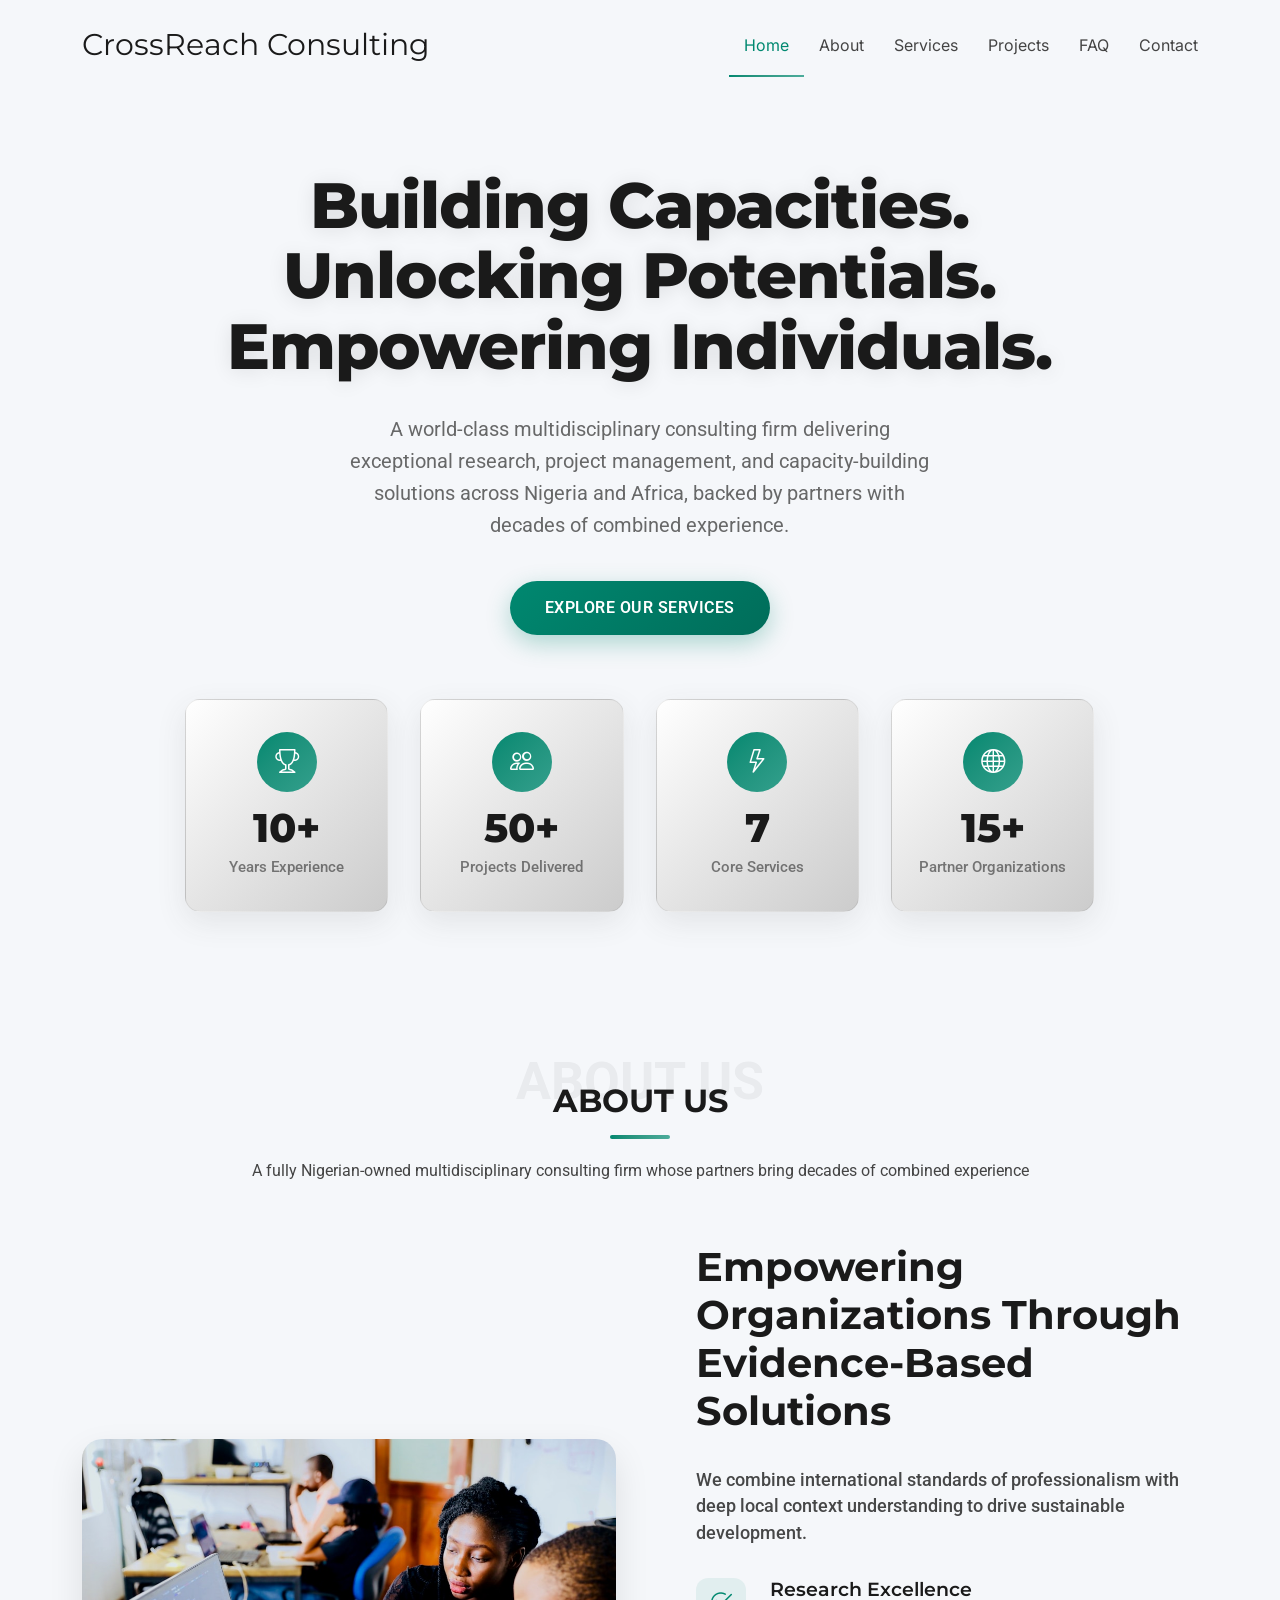
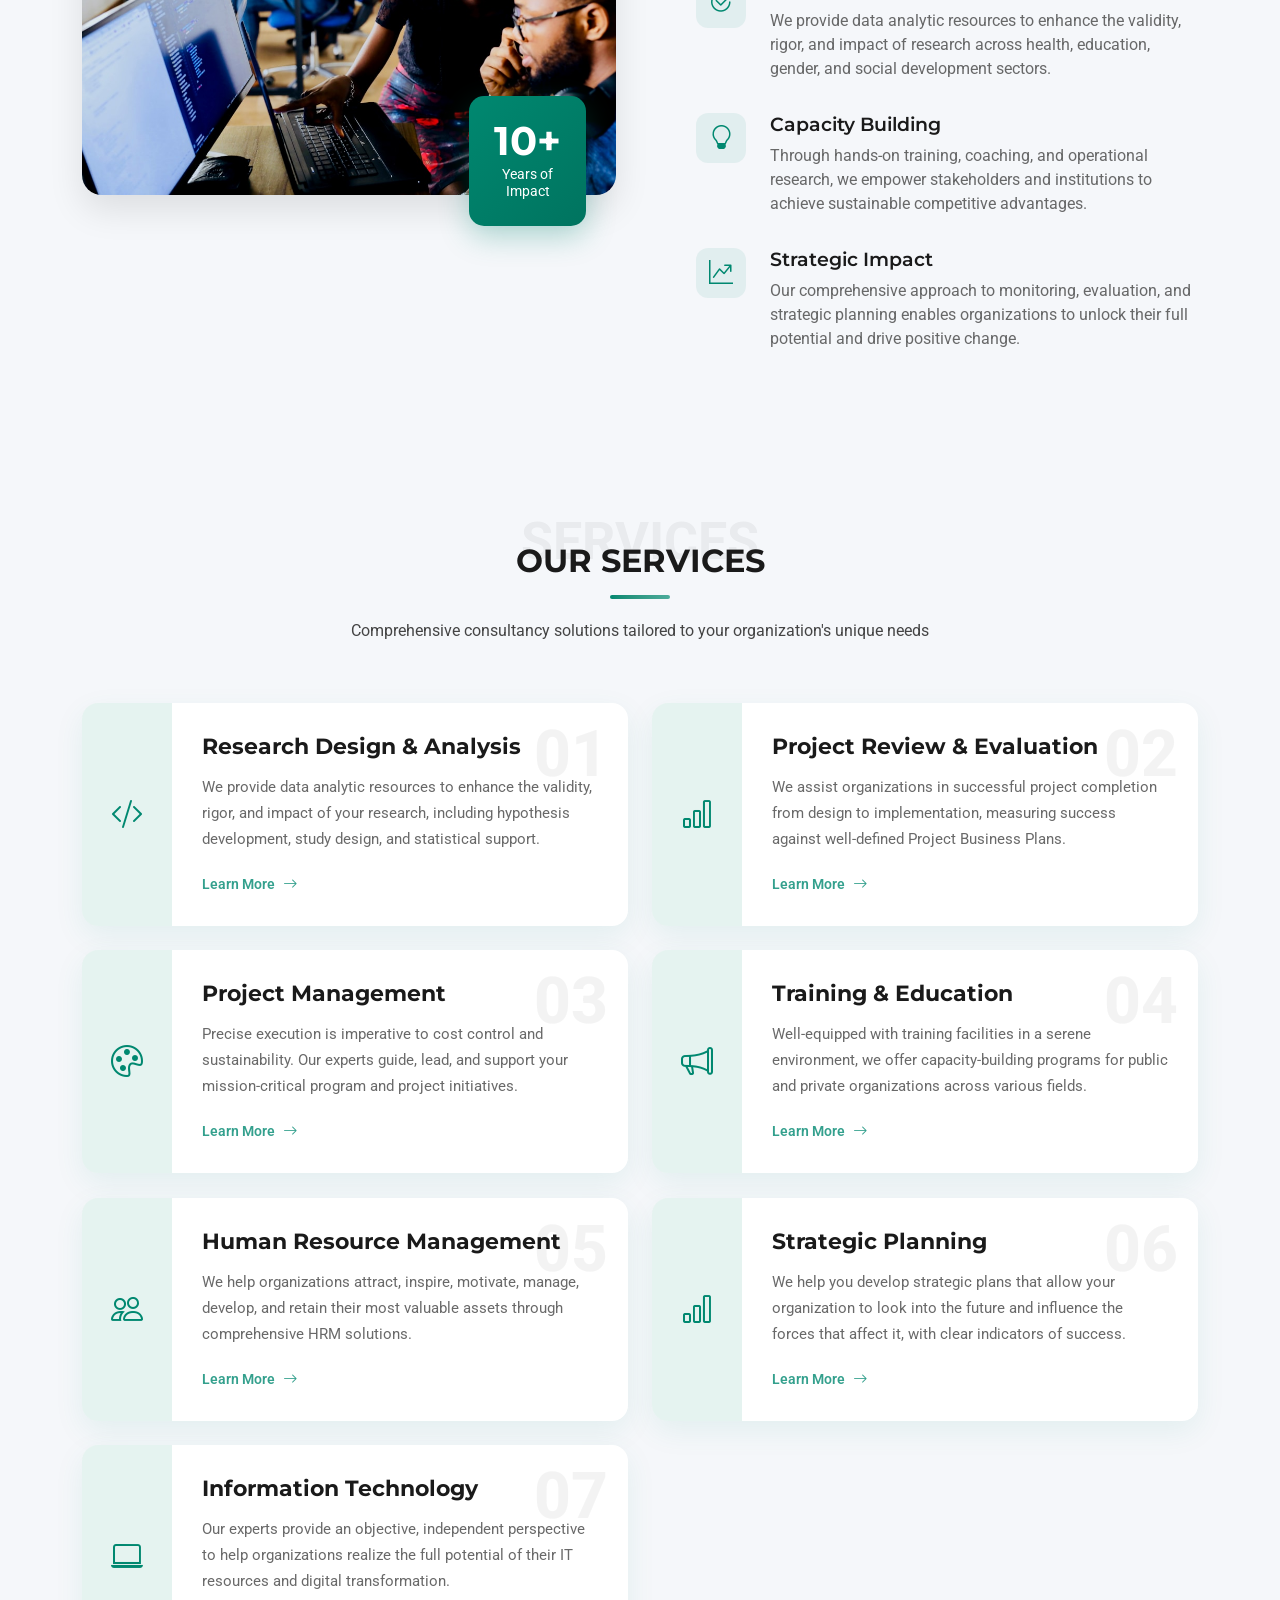
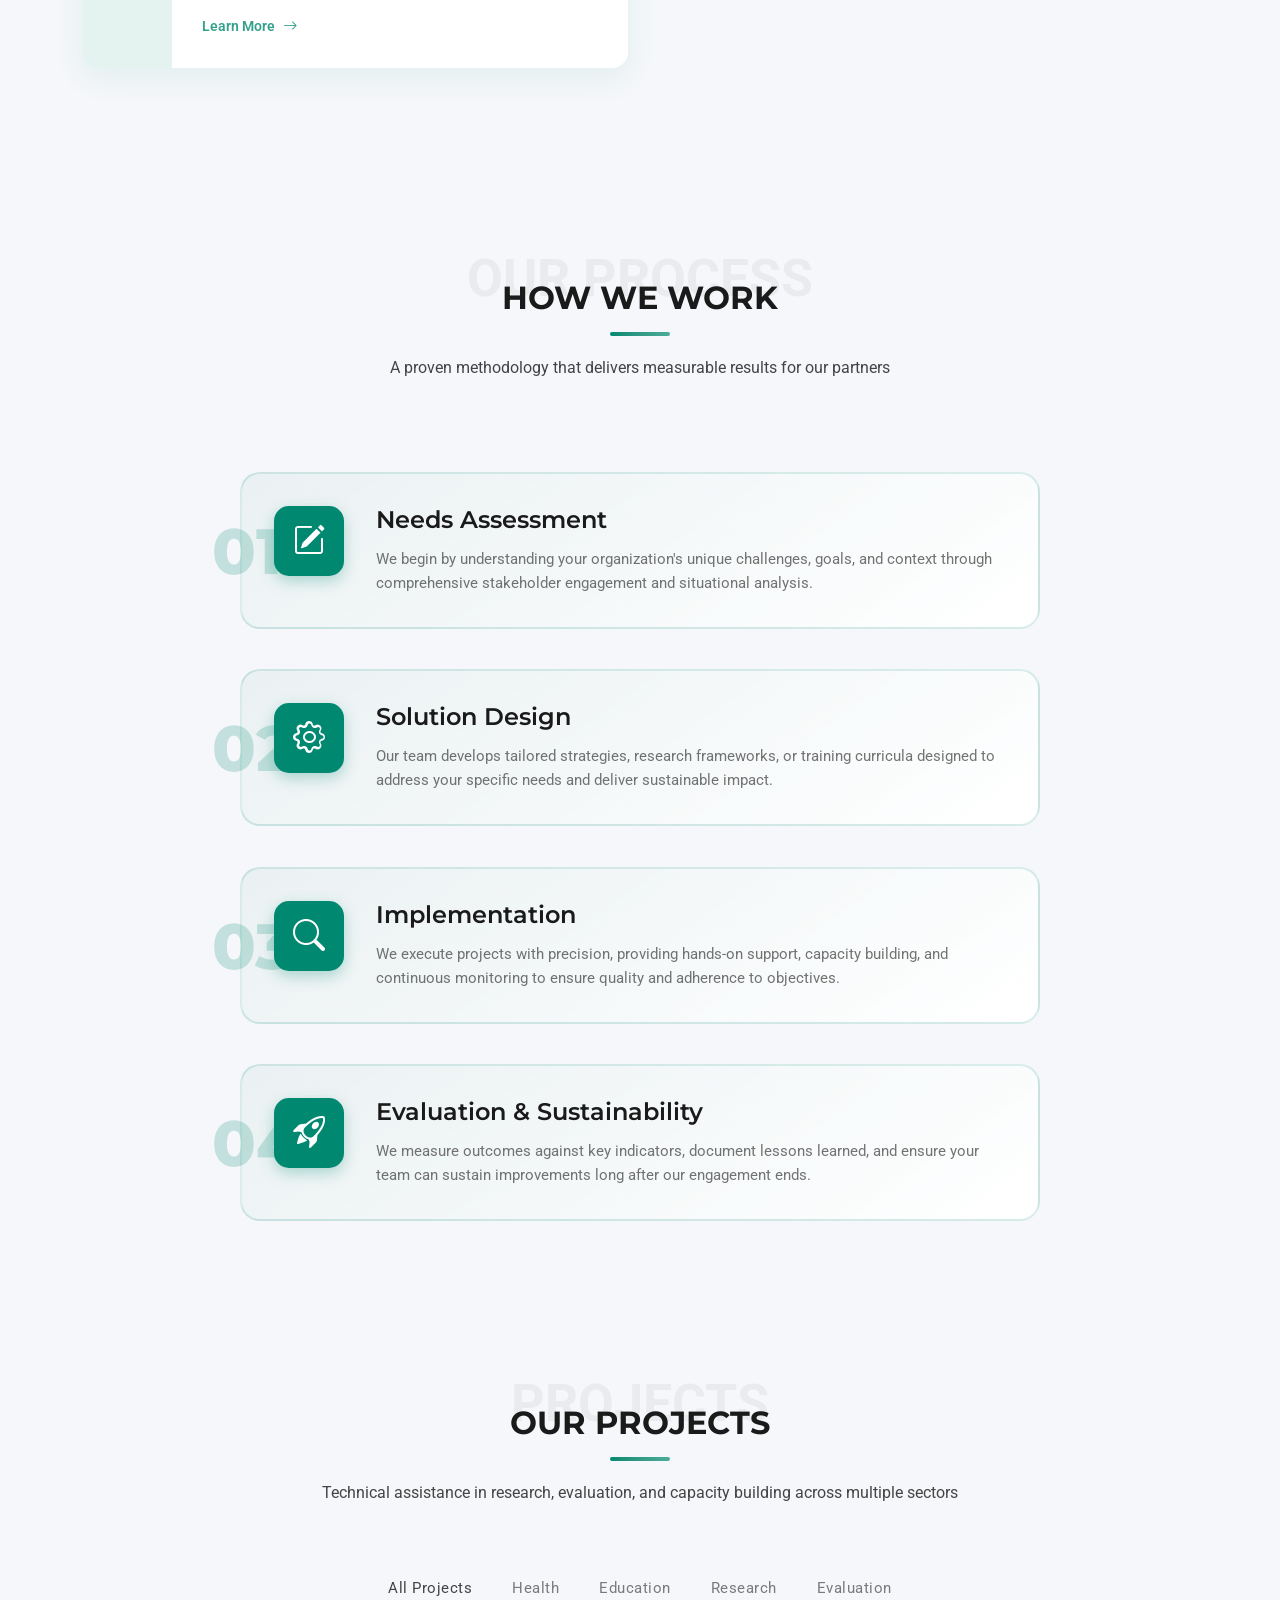
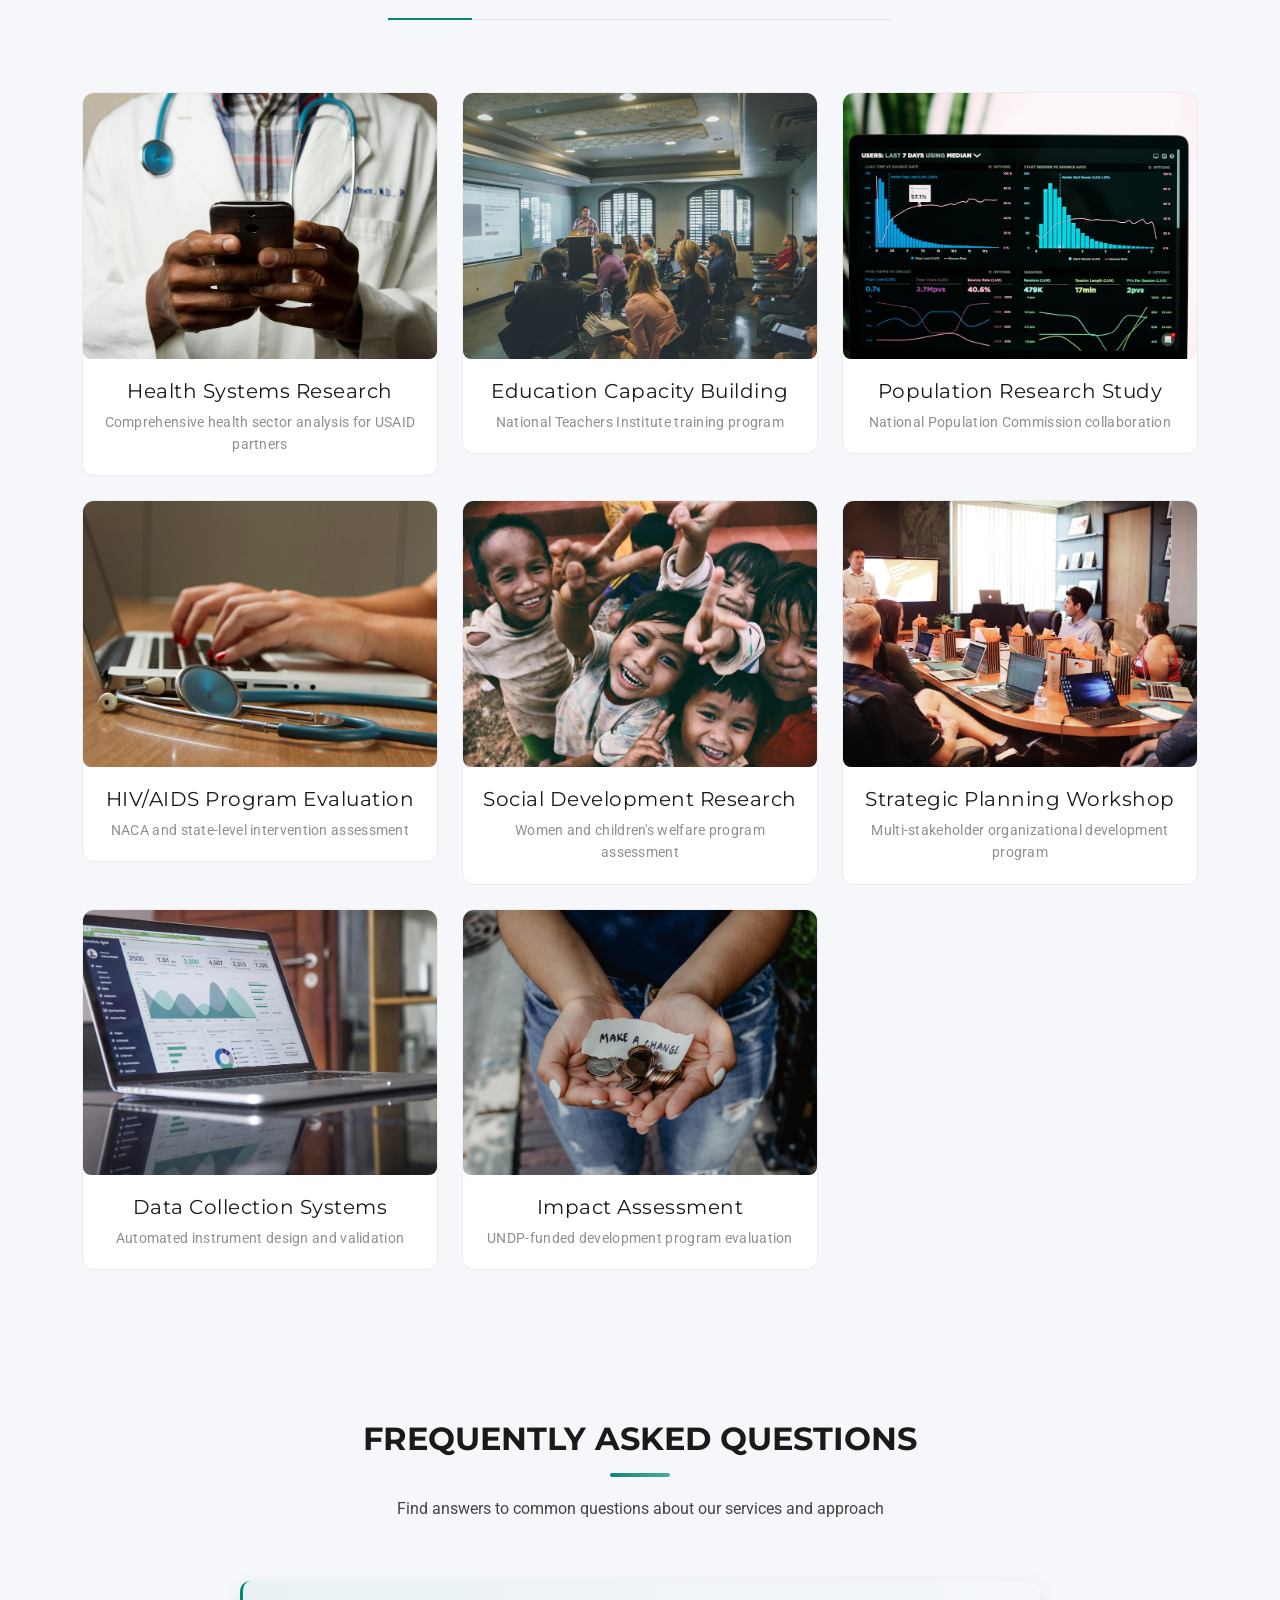
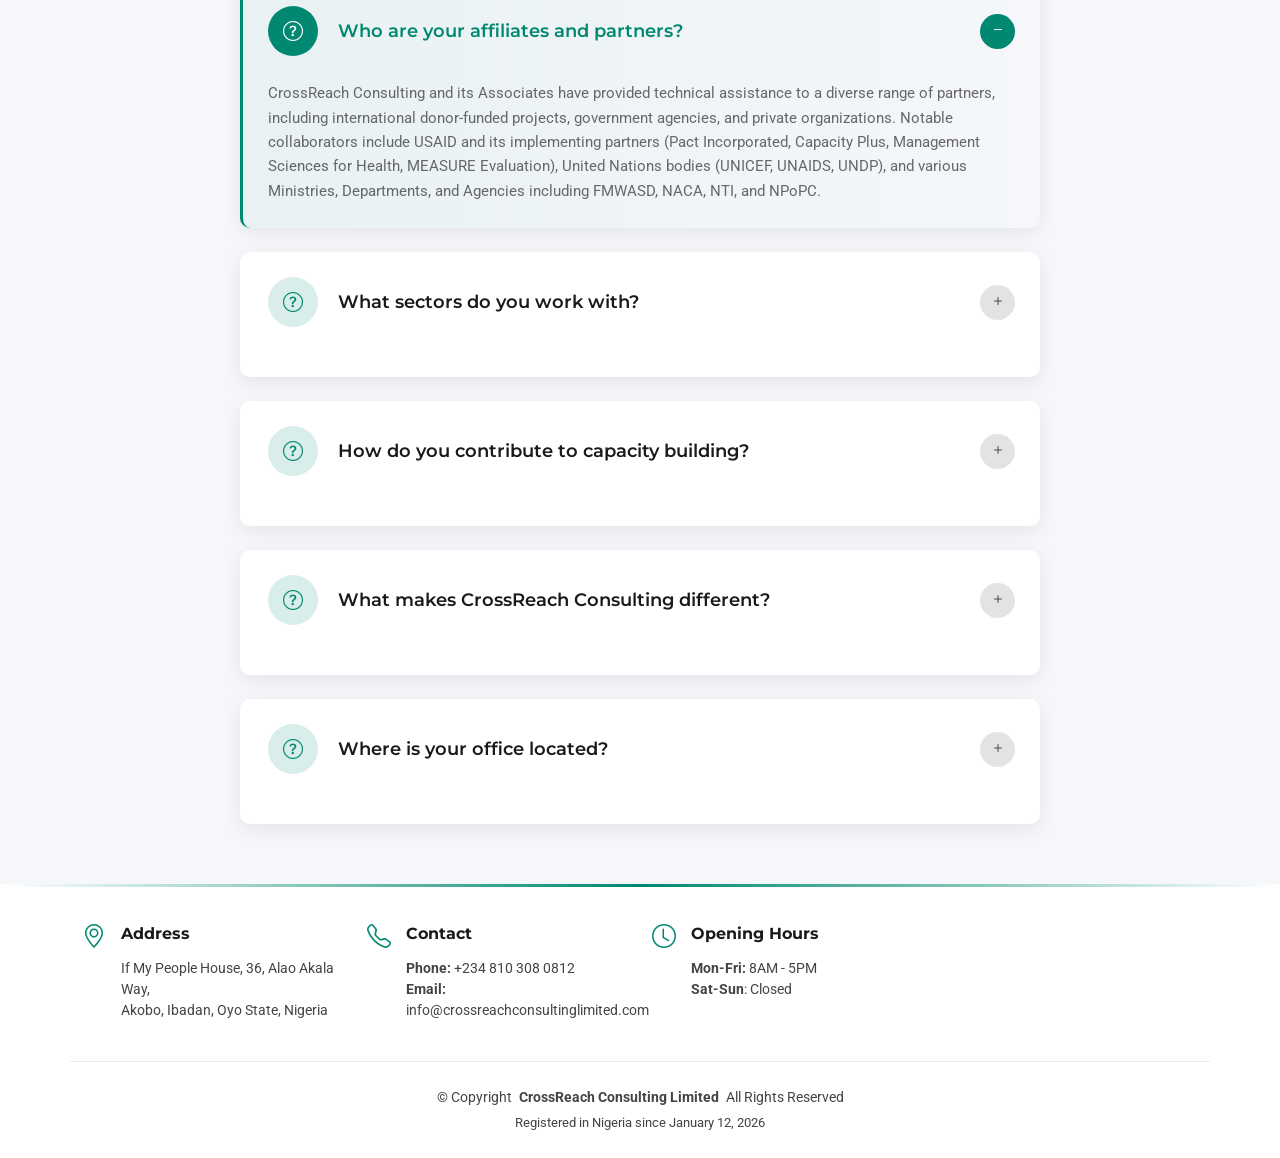
<file: index.html>
<!DOCTYPE html>
<html lang="en">

<head>
  <meta charset="utf-8">
  <meta content="width=device-width, initial-scale=1.0" name="viewport">
  <title>CrossReach Consulting Limited | Building Capacities, Unlocking Potentials</title>
  <meta name="description" content="CrossReach Consulting Limited is a world-class multidisciplinary consulting firm providing research, project management, training, and strategic planning services in Nigeria.">
  <meta name="keywords" content="consulting, research, project management, training, Nigeria, capacity building, strategic planning, monitoring and evaluation">

  <!-- Favicons -->
  <link href="assets/img/favicon.png" rel="icon">
  <link href="assets/img/apple-touch-icon.png" rel="apple-touch-icon">

  <!-- Fonts -->
  <link href="https://fonts.googleapis.com" rel="preconnect">
  <link href="https://fonts.gstatic.com" rel="preconnect" crossorigin>
  <link href="https://fonts.googleapis.com/css2?family=Roboto:ital,wght@0,100;0,300;0,400;0,500;0,700;0,900;1,100;1,300;1,400;1,500;1,700;1,900&family=Montserrat:ital,wght@0,100;0,200;0,300;0,400;0,500;0,600;0,700;0,800;0,900;1,100;1,200;1,300;1,400;1,500;1,600;1,700;1,800;1,900&family=Inter:wght@100;200;300;400;500;600;700;800;900&display=swap" rel="stylesheet">

  <!-- Vendor CSS Files -->
  <link href="assets/vendor/bootstrap/css/bootstrap.min.css" rel="stylesheet">
  <link href="assets/vendor/bootstrap-icons/bootstrap-icons.css" rel="stylesheet">
  <link href="assets/vendor/aos/aos.css" rel="stylesheet">
  <link href="assets/vendor/glightbox/css/glightbox.min.css" rel="stylesheet">

  <!-- Main CSS File -->
  <link href="assets/css/main.css" rel="stylesheet">

</head>

<body class="index-page">
  <div id="scroll-progress"></div>

  <header id="header" class="header d-flex align-items-center sticky-top">
    <div class="container position-relative d-flex align-items-center justify-content-between">

      <a href="index.html" class="logo d-flex align-items-center me-auto me-xl-0">
        <!-- Uncomment the line below if you also wish to use an image logo -->
        <!-- <img src="assets/img/logo.webp" alt=""> -->
        <h1 class="sitename">CrossReach Consulting</h1>
      </a>

      <nav id="navmenu" class="navmenu">
        <ul>
          <li><a href="#hero" class="active">Home</a></li>
          <li><a href="#about">About</a></li>
          <li><a href="#services">Services</a></li>
          <li><a href="#portfolio">Projects</a></li>
          <li><a href="#faq">FAQ</a></li>
          <li><a href="#footer">Contact</a></li>
        </ul>
        <i class="mobile-nav-toggle d-xl-none bi bi-list"></i>
      </nav>


    </div>
  </header>

  <main class="main">

    <!-- Hero Section -->
    <section id="hero" class="hero section">
      <div class="hero-background">
        <div class="hero-overlay"></div>
      </div>

      <div class="container" data-aos="fade-up">
        <div class="row justify-content-center text-center">
          <div class="col-lg-10">
            <div class="hero-content" data-aos="fade-up">
              <h1>Building Capacities.<br>Unlocking Potentials.<br>Empowering Individuals.</h1>
              <p>A world-class multidisciplinary consulting firm delivering exceptional research, project management, and capacity-building solutions across Nigeria and Africa, backed by partners with decades of combined experience.</p>

              <div class="hero-btns" data-aos="fade-up">
                <a href="#services" class="btn btn-primary">Explore Our Services</a>
              </div>
            </div>
          </div>
        </div>

        <div class="row justify-content-center">
          <div class="col-lg-10">
            <div class="hero-stats" data-aos="fade-up">
              <div class="stat-item">
                <div class="stat-icon">
                  <i class="bi bi-trophy"></i>
                </div>
                <h3><span data-purecounter-start="0" data-purecounter-end="10" data-purecounter-duration="1" class="purecounter"></span>+</h3>
                <p>Years Experience</p>
              </div>
              <div class="stat-item">
                <div class="stat-icon">
                  <i class="bi bi-people"></i>
                </div>
                <h3><span data-purecounter-start="0" data-purecounter-end="50" data-purecounter-duration="1" class="purecounter"></span>+</h3>
                <p>Projects Delivered</p>
              </div>
              <div class="stat-item">
                <div class="stat-icon">
                  <i class="bi bi-lightning"></i>
                </div>
                <h3><span data-purecounter-start="0" data-purecounter-end="7" data-purecounter-duration="1" class="purecounter"></span></h3>
                <p>Core Services</p>
              </div>
              <div class="stat-item">
                <div class="stat-icon">
                  <i class="bi bi-globe"></i>
                </div>
                <h3><span data-purecounter-start="0" data-purecounter-end="15" data-purecounter-duration="1" class="purecounter"></span>+</h3>
                <p>Partner Organizations</p>
              </div>
            </div>
          </div>
        </div>
      </div>
    </section><!-- /Hero Section -->

    <!-- About Section -->
    <section id="about" class="about section">

      <!-- Section Title -->
      <div class="container section-title">
        <span class="description-title">About Us</span>
        <h2>About Us</h2>
        <p>A fully Nigerian-owned multidisciplinary consulting firm whose partners bring decades of combined experience</p>
      </div><!-- End Section Title -->

      <div class="container" data-aos="fade-up">

        <div class="row gx-0 gx-lg-5 gy-5 align-items-center">
          <div class="col-lg-6" data-aos="zoom-out">
            <div class="image-wrapper">
              <div class="image-box">
                <img src="assets/img/about/about-nigerian-team.webp" class="img-fluid" alt="About Image" loading="lazy">
              </div>
              <div class="experience-box" data-aos="zoom-in">
                <div class="years">10+</div>
                <div class="text">Years of<br>Impact</div>
              </div>
            </div>
          </div>

          <div class="col-lg-6" data-aos="fade-left">
            <div class="content">
              <div class="section-header">
                <h2>Empowering Organizations Through Evidence-Based Solutions</h2>
              </div>

              <p class="highlight-text">We combine international standards of professionalism with deep local context understanding to drive sustainable development.</p>

              <div class="features-list">
                <div class="feature-item" data-aos="zoom-in">
                  <div class="icon-box">
                    <i class="bi bi-check2-circle"></i>
                  </div>
                  <div class="text">
                    <h4>Research Excellence</h4>
                    <p>We provide data analytic resources to enhance the validity, rigor, and impact of research across health, education, gender, and social development sectors.</p>
                  </div>
                </div>

                <div class="feature-item" data-aos="zoom-in">
                  <div class="icon-box">
                    <i class="bi bi-lightbulb"></i>
                  </div>
                  <div class="text">
                    <h4>Capacity Building</h4>
                    <p>Through hands-on training, coaching, and operational research, we empower stakeholders and institutions to achieve sustainable competitive advantages.</p>
                  </div>
                </div>

                <div class="feature-item" data-aos="zoom-in">
                  <div class="icon-box">
                    <i class="bi bi-graph-up-arrow"></i>
                  </div>
                  <div class="text">
                    <h4>Strategic Impact</h4>
                    <p>Our comprehensive approach to monitoring, evaluation, and strategic planning enables organizations to unlock their full potential and drive positive change.</p>
                  </div>
                </div>
              </div>

            </div>
          </div>
        </div>

      </div>

    </section><!-- /About Section -->

    <!-- Services Section -->
    <section id="services" class="services section">

      <!-- Section Title -->
      <div class="container section-title" data-aos="fade-up">
        <span class="description-title">Services</span>
        <h2>Our Services</h2>
        <p>Comprehensive consultancy solutions tailored to your organization's unique needs</p>
      </div><!-- End Section Title -->

      <div class="container" data-aos="fade-up">

        <div class="services-container">
          <div class="row g-4">
            <div class="col-lg-6" data-aos="fade-up">
              <div class="service-item">
                <div class="service-icon">
                  <i class="bi bi-code-slash"></i>
                </div>
                <div class="service-content">
                  <span class="service-number">01</span>
                  <h3 class="service-title">Research Design &amp; Analysis</h3>
                  <p class="service-text">We provide data analytic resources to enhance the validity, rigor, and impact of your research, including hypothesis development, study design, and statistical support.</p>
                  <a href="service-research-design.html" class="service-link">
                    Learn More
                    <i class="bi bi-arrow-right"></i>
                  </a>
                </div>
              </div>
            </div>

            <div class="col-lg-6" data-aos="fade-up">
              <div class="service-item">
                <div class="service-icon">
                  <i class="bi bi-bar-chart"></i>
                </div>
                <div class="service-content">
                  <span class="service-number">02</span>
                  <h3 class="service-title">Project Review &amp; Evaluation</h3>
                  <p class="service-text">We assist organizations in successful project completion from design to implementation, measuring success against well-defined Project Business Plans.</p>
                  <a href="service-project-review.html" class="service-link">
                    Learn More
                    <i class="bi bi-arrow-right"></i>
                  </a>
                </div>
              </div>
            </div>

            <div class="col-lg-6" data-aos="fade-up">
              <div class="service-item">
                <div class="service-icon">
                  <i class="bi bi-palette"></i>
                </div>
                <div class="service-content">
                  <span class="service-number">03</span>
                  <h3 class="service-title">Project Management</h3>
                  <p class="service-text">Precise execution is imperative to cost control and sustainability. Our experts guide, lead, and support your mission-critical program and project initiatives.</p>
                  <a href="service-project-management.html" class="service-link">
                    Learn More
                    <i class="bi bi-arrow-right"></i>
                  </a>
                </div>
              </div>
            </div>

            <div class="col-lg-6" data-aos="fade-up">
              <div class="service-item">
                <div class="service-icon">
                  <i class="bi bi-megaphone"></i>
                </div>
                <div class="service-content">
                  <span class="service-number">04</span>
                  <h3 class="service-title">Training &amp; Education</h3>
                  <p class="service-text">Well-equipped with training facilities in a serene environment, we offer capacity-building programs for public and private organizations across various fields.</p>
                  <a href="service-training-education.html" class="service-link">
                    Learn More
                    <i class="bi bi-arrow-right"></i>
                  </a>
                </div>
              </div>
            </div>

            <div class="col-lg-6" data-aos="fade-up">
              <div class="service-item">
                <div class="service-icon">
                  <i class="bi bi-people"></i>
                </div>
                <div class="service-content">
                  <span class="service-number">05</span>
                  <h3 class="service-title">Human Resource Management</h3>
                  <p class="service-text">We help organizations attract, inspire, motivate, manage, develop, and retain their most valuable assets through comprehensive HRM solutions.</p>
                  <a href="service-human-resource.html" class="service-link">
                    Learn More
                    <i class="bi bi-arrow-right"></i>
                  </a>
                </div>
              </div>
            </div>

            <div class="col-lg-6" data-aos="fade-up">
              <div class="service-item">
                <div class="service-icon">
                  <i class="bi bi-bar-chart"></i>
                </div>
                <div class="service-content">
                  <span class="service-number">06</span>
                  <h3 class="service-title">Strategic Planning</h3>
                  <p class="service-text">We help you develop strategic plans that allow your organization to look into the future and influence the forces that affect it, with clear indicators of success.</p>
                  <a href="service-strategic-planning.html" class="service-link">
                    Learn More
                    <i class="bi bi-arrow-right"></i>
                  </a>
                </div>
              </div>
            </div>

            <div class="col-lg-6" data-aos="fade-up">
              <div class="service-item">
                <div class="service-icon">
                  <i class="bi bi-laptop"></i>
                </div>
                <div class="service-content">
                  <span class="service-number">07</span>
                  <h3 class="service-title">Information Technology</h3>
                  <p class="service-text">Our experts provide an objective, independent perspective to help organizations realize the full potential of their IT resources and digital transformation.</p>
                  <a href="service-information-technology.html" class="service-link">
                    Learn More
                    <i class="bi bi-arrow-right"></i>
                  </a>
                </div>
              </div>
            </div>
          </div>
        </div>
      </div>

    </section><!-- /Services Section -->

    <!-- Steps Section -->
    <section id="steps" class="steps section">

      <!-- Section Title -->
      <div class="container section-title" data-aos="fade-up">
        <span class="description-title">Our Process</span>
        <h2>How We Work</h2>
        <p>A proven methodology that delivers measurable results for our partners</p>
      </div><!-- End Section Title -->

      <div class="container" data-aos="fade-up">

        <div class="steps-5">
          <div class="process-container">

            <div class="process-item" data-aos="fade-up">
              <div class="content">
                <span class="step-number">01</span>
                <div class="card-body">
                  <div class="step-icon">
                    <i class="bi bi-pencil-square"></i>
                  </div>
                  <div class="step-content">
                    <h3>Needs Assessment</h3>
                    <p>We begin by understanding your organization's unique challenges, goals, and context through comprehensive stakeholder engagement and situational analysis.</p>
                  </div>
                </div>
              </div>
            </div><!-- End Process Item -->

            <div class="process-item" data-aos="fade-up">
              <div class="content">
                <span class="step-number">02</span>
                <div class="card-body">
                  <div class="step-icon">
                    <i class="bi bi-gear"></i>
                  </div>
                  <div class="step-content">
                    <h3>Solution Design</h3>
                    <p>Our team develops tailored strategies, research frameworks, or training curricula designed to address your specific needs and deliver sustainable impact.</p>
                  </div>
                </div>
              </div>
            </div><!-- End Process Item -->

            <div class="process-item" data-aos="fade-up">
              <div class="content">
                <span class="step-number">03</span>
                <div class="card-body">
                  <div class="step-icon">
                    <i class="bi bi-search"></i>
                  </div>
                  <div class="step-content">
                    <h3>Implementation</h3>
                    <p>We execute projects with precision, providing hands-on support, capacity building, and continuous monitoring to ensure quality and adherence to objectives.</p>
                  </div>
                </div>
              </div>
            </div><!-- End Process Item -->

            <div class="process-item" data-aos="fade-up">
              <div class="content">
                <span class="step-number">04</span>
                <div class="card-body">
                  <div class="step-icon">
                    <i class="bi bi-rocket-takeoff"></i>
                  </div>
                  <div class="step-content">
                    <h3>Evaluation &amp; Sustainability</h3>
                    <p>We measure outcomes against key indicators, document lessons learned, and ensure your team can sustain improvements long after our engagement ends.</p>
                  </div>
                </div>
              </div>
            </div><!-- End Process Item -->

          </div>
        </div>

      </div>

    </section><!-- /Steps Section -->

    <!-- Portfolio Section -->
    <section id="portfolio" class="portfolio section">

      <!-- Section Title -->
      <div class="container section-title" data-aos="fade-up">
        <span class="description-title">Projects</span>
        <h2>Our Projects</h2>
        <p>Technical assistance in research, evaluation, and capacity building across multiple sectors</p>
      </div><!-- End Section Title -->

      <div class="container" data-aos="fade-up">

        <div class="isotope-layout" data-default-filter="*" data-layout="fitRows" data-sort="original-order">

          <div class="portfolio-filters-wrapper" data-aos="fade-up">
            <ul class="portfolio-filters isotope-filters">
              <li data-filter="*" class="filter-active">All Projects</li>
              <li data-filter=".filter-health">Health</li>
              <li data-filter=".filter-education">Education</li>
              <li data-filter=".filter-research">Research</li>
              <li data-filter=".filter-evaluation">Evaluation</li>
            </ul>
          </div>

          <div class="row gy-4 portfolio-grid isotope-container" data-aos="fade-up">

            <div class="col-lg-4 col-md-6 portfolio-item isotope-item filter-health">
              <div class="portfolio-card">
                <div class="image-container">
                  <img src="assets/img/portfolio/health-research.webp" class="img-fluid" alt="Health Systems Research" loading="lazy">
                  <div class="overlay">
                    <div class="overlay-content">
                      <a href="assets/img/portfolio/health-research.webp" class="glightbox zoom-link" title="Health Systems Research">
                        <i class="bi bi-zoom-in"></i>
                      </a>
                    </div>
                  </div>
                </div>
                <div class="content">
                  <h3>Health Systems Research</h3>
                  <p>Comprehensive health sector analysis for USAID partners</p>
                </div>
              </div>
            </div><!-- End Portfolio Item -->

            <div class="col-lg-4 col-md-6 portfolio-item isotope-item filter-education">
              <div class="portfolio-card">
                <div class="image-container">
                  <img src="assets/img/portfolio/education-training.webp" class="img-fluid" alt="Education Capacity Building" loading="lazy">
                  <div class="overlay">
                    <div class="overlay-content">
                      <a href="assets/img/portfolio/education-training.webp" class="glightbox zoom-link" title="Education Capacity Building">
                        <i class="bi bi-zoom-in"></i>
                      </a>
                    </div>
                  </div>
                </div>
                <div class="content">
                  <h3>Education Capacity Building</h3>
                  <p>National Teachers Institute training program</p>
                </div>
              </div>
            </div><!-- End Portfolio Item -->

            <div class="col-lg-4 col-md-6 portfolio-item isotope-item filter-research">
              <div class="portfolio-card">
                <div class="image-container">
                  <img src="assets/img/portfolio/data-research.webp" class="img-fluid" alt="Population Research Study" loading="lazy">
                  <div class="overlay">
                    <div class="overlay-content">
                      <a href="assets/img/portfolio/data-research.webp" class="glightbox zoom-link" title="Population Research Study">
                        <i class="bi bi-zoom-in"></i>
                      </a>
                    </div>
                  </div>
                </div>
                <div class="content">
                  <h3>Population Research Study</h3>
                  <p>National Population Commission collaboration</p>
                </div>
              </div>
            </div><!-- End Portfolio Item -->

            <div class="col-lg-4 col-md-6 portfolio-item isotope-item filter-evaluation">
              <div class="portfolio-card">
                <div class="image-container">
                  <img src="assets/img/portfolio/community-health.webp" class="img-fluid" alt="HIV/AIDS Program Evaluation" loading="lazy">
                  <div class="overlay">
                    <div class="overlay-content">
                      <a href="assets/img/portfolio/community-health.webp" class="glightbox zoom-link" title="HIV/AIDS Program Evaluation">
                        <i class="bi bi-zoom-in"></i>
                      </a>
                    </div>
                  </div>
                </div>
                <div class="content">
                  <h3>HIV/AIDS Program Evaluation</h3>
                  <p>NACA and state-level intervention assessment</p>
                </div>
              </div>
            </div><!-- End Portfolio Item -->

            <div class="col-lg-4 col-md-6 portfolio-item isotope-item filter-health">
              <div class="portfolio-card">
                <div class="image-container">
                  <img src="assets/img/portfolio/community-development.webp" class="img-fluid" alt="Social Development Research" loading="lazy">
                  <div class="overlay">
                    <div class="overlay-content">
                      <a href="assets/img/portfolio/community-development.webp" class="glightbox zoom-link" title="Social Development Research">
                        <i class="bi bi-zoom-in"></i>
                      </a>
                    </div>
                  </div>
                </div>
                <div class="content">
                  <h3>Social Development Research</h3>
                  <p>Women and children's welfare program assessment</p>
                </div>
              </div>
            </div><!-- End Portfolio Item -->

            <div class="col-lg-4 col-md-6 portfolio-item isotope-item filter-education">
              <div class="portfolio-card">
                <div class="image-container">
                  <img src="assets/img/portfolio/strategic-planning.webp" class="img-fluid" alt="Strategic Planning Workshop" loading="lazy">
                  <div class="overlay">
                    <div class="overlay-content">
                      <a href="assets/img/portfolio/strategic-planning.webp" class="glightbox zoom-link" title="Strategic Planning Workshop">
                        <i class="bi bi-zoom-in"></i>
                      </a>
                    </div>
                  </div>
                </div>
                <div class="content">
                  <h3>Strategic Planning Workshop</h3>
                  <p>Multi-stakeholder organizational development program</p>
                </div>
              </div>
            </div><!-- End Portfolio Item -->

            <div class="col-lg-4 col-md-6 portfolio-item isotope-item filter-research">
              <div class="portfolio-card">
                <div class="image-container">
                  <img src="assets/img/portfolio/data-systems.webp" class="img-fluid" alt="Data Collection Systems" loading="lazy">
                  <div class="overlay">
                    <div class="overlay-content">
                      <a href="assets/img/portfolio/data-systems.webp" class="glightbox zoom-link" title="Data Collection Systems">
                        <i class="bi bi-zoom-in"></i>
                      </a>
                    </div>
                  </div>
                </div>
                <div class="content">
                  <h3>Data Collection Systems</h3>
                  <p>Automated instrument design and validation</p>
                </div>
              </div>
            </div><!-- End Portfolio Item -->

            <div class="col-lg-4 col-md-6 portfolio-item isotope-item filter-evaluation">
              <div class="portfolio-card">
                <div class="image-container">
                  <img src="assets/img/portfolio/impact-assessment.webp" class="img-fluid" alt="Impact Assessment" loading="lazy">
                  <div class="overlay">
                    <div class="overlay-content">
                      <a href="assets/img/portfolio/impact-assessment.webp" class="glightbox zoom-link" title="Impact Assessment">
                        <i class="bi bi-zoom-in"></i>
                      </a>
                    </div>
                  </div>
                </div>
                <div class="content">
                  <h3>Impact Assessment</h3>
                  <p>UNDP-funded development program evaluation</p>
                </div>
              </div>
            </div><!-- End Portfolio Item -->

          </div><!-- End Portfolio Grid -->

        </div>

      </div>

    </section><!-- /Portfolio Section -->


    <!-- CTA Section -->
    <!-- Faq Section -->
    <section id="faq" class="faq section">

      <div class="container section-title" data-aos="fade-up">
        <h2>Frequently Asked Questions</h2>
        <p>Find answers to common questions about our services and approach</p>
      </div>

      <div class="container">

        <div class="row justify-content-center">
          <div class="col-lg-10">

            <div class="faq-wrapper">

              <div class="faq-item faq-active">
                <div class="faq-header">
                  <div class="faq-icon">
                    <i class="bi bi-question-circle"></i>
                  </div>
                  <h4>Who are your affiliates and partners?</h4>
                  <div class="faq-toggle">
                    <i class="bi bi-plus"></i>
                    <i class="bi bi-dash"></i>
                  </div>
                </div>
                <div class="faq-content">
                  <div class="content-inner">
                    <p>CrossReach Consulting and its Associates have provided technical assistance to a diverse range of partners, including international donor-funded projects, government agencies, and private organizations. Notable collaborators include USAID and its implementing partners (Pact Incorporated, Capacity Plus, Management Sciences for Health, MEASURE Evaluation), United Nations bodies (UNICEF, UNAIDS, UNDP), and various Ministries, Departments, and Agencies including FMWASD, NACA, NTI, and NPoPC.</p>
                  </div>
                </div>
              </div><!-- End FAQ Item -->

              <div class="faq-item">
                <div class="faq-header">
                  <div class="faq-icon">
                    <i class="bi bi-question-circle"></i>
                  </div>
                  <h4>What sectors do you work with?</h4>
                  <div class="faq-toggle">
                    <i class="bi bi-plus"></i>
                    <i class="bi bi-dash"></i>
                  </div>
                </div>
                <div class="faq-content">
                  <div class="content-inner">
                    <p>We engage in technical assistance across multiple sectors, spanning international development, public health, education, social welfare, and private industry. Our collaborative efforts extend to governmental entities involved in social development and healthcare, as well as private sector partners. This diverse portfolio underscores our commitment to addressing multifaceted challenges through tailored technical support and capacity building.</p>
                  </div>
                </div>
              </div><!-- End FAQ Item -->

              <div class="faq-item">
                <div class="faq-header">
                  <div class="faq-icon">
                    <i class="bi bi-question-circle"></i>
                  </div>
                  <h4>How do you contribute to capacity building?</h4>
                  <div class="faq-toggle">
                    <i class="bi bi-plus"></i>
                    <i class="bi bi-dash"></i>
                  </div>
                </div>
                <div class="faq-content">
                  <div class="content-inner">
                    <p>Through partnerships with USAID, United Nations bodies, and governmental agencies, we provide technical assistance aimed at strengthening the effectiveness and sustainability of interventions. This includes support for research initiatives, evaluation studies, and capacity-building programs designed to empower stakeholders and institutions involved in public health, education, and social development.</p>
                  </div>
                </div>
              </div><!-- End FAQ Item -->

              <div class="faq-item">
                <div class="faq-header">
                  <div class="faq-icon">
                    <i class="bi bi-question-circle"></i>
                  </div>
                  <h4>What makes CrossReach Consulting different?</h4>
                  <div class="faq-toggle">
                    <i class="bi bi-plus"></i>
                    <i class="bi bi-dash"></i>
                  </div>
                </div>
                <div class="faq-content">
                  <div class="content-inner">
                    <p>We combine international standards of professionalism with deep local context understanding. Our partners bring decades of hands-on experience in the Nigerian and African development sectors. We don't just deliver reports — we build lasting capacities, transfer skills, and ensure our partners can sustain improvements long after our engagement ends.</p>
                  </div>
                </div>
              </div><!-- End FAQ Item -->

              <div class="faq-item">
                <div class="faq-header">
                  <div class="faq-icon">
                    <i class="bi bi-question-circle"></i>
                  </div>
                  <h4>Where is your office located?</h4>
                  <div class="faq-toggle">
                    <i class="bi bi-plus"></i>
                    <i class="bi bi-dash"></i>
                  </div>
                </div>
                <div class="faq-content">
                  <div class="content-inner">
                    <p>Our head office is located at If My People House, 36, Alao Akala Way, Akobo, Ibadan, Oyo State, Nigeria. We work with clients across Nigeria and throughout Africa, and our consultants are available for field assignments as needed.</p>
                  </div>
                </div>
              </div><!-- End FAQ Item -->

            </div>

          </div>
        </div>

      </div>

    </section><!-- /Faq Section -->


  </main>

  <footer id="footer" class="footer light-background">

    <div class="container">
      <div class="row gy-3">
        <div class="col-lg-3 col-md-6 d-flex">
          <i class="bi bi-geo-alt icon"></i>
          <div class="address">
            <h4>Address</h4>
            <p>If My People House, 36, Alao Akala Way,</p>
            <p>Akobo, Ibadan, Oyo State, Nigeria</p>
            <p></p>
          </div>

        </div>

        <div class="col-lg-3 col-md-6 d-flex">
          <i class="bi bi-telephone icon"></i>
          <div>
            <h4>Contact</h4>
            <p>
              <strong>Phone:</strong> <span>+234 810 308 0812</span><br>
              <strong>Email:</strong> <span>info@crossreachconsultinglimited.com</span><br>
            </p>
          </div>
        </div>

        <div class="col-lg-3 col-md-6 d-flex">
          <i class="bi bi-clock icon"></i>
          <div>
            <h4>Opening Hours</h4>
            <p>
              <strong>Mon-Fri:</strong> <span>8AM - 5PM</span><br>
              <strong>Sat-Sun</strong>: <span>Closed</span>
            </p>
          </div>
        </div>
      </div>
    </div>

    <div class="container copyright text-center mt-4">
      <p>© <span>Copyright</span> <strong class="px-1 sitename">CrossReach Consulting Limited</strong> <span>All Rights Reserved</span></p>
      <div class="credits">
        <span>Registered in Nigeria since January 12, 2026</span>
      </div>
    </div>

  </footer>

  <!-- Scroll Top -->
  <a href="#" id="scroll-top" class="scroll-top d-flex align-items-center justify-content-center"><i class="bi bi-arrow-up-short"></i></a>

  <!-- Preloader -->
  <div id="preloader"></div>

  <!-- Vendor JS Files -->
  <script src="assets/vendor/bootstrap/js/bootstrap.bundle.min.js"></script>
  <script src="assets/vendor/aos/aos.js"></script>
  <script src="assets/vendor/glightbox/js/glightbox.min.js"></script>
  <script src="assets/vendor/purecounter/purecounter_vanilla.js"></script>
  <script src="assets/vendor/imagesloaded/imagesloaded.pkgd.min.js"></script>
  <script src="assets/vendor/isotope-layout/isotope.pkgd.min.js"></script>

  <!-- Scroll Progress Bar Script -->
  <script>
    window.addEventListener('scroll', function() {
      const winScroll = document.body.scrollTop || document.documentElement.scrollTop;
      const height = document.documentElement.scrollHeight - document.documentElement.clientHeight;
      const scrolled = (winScroll / height) * 100;
      document.getElementById('scroll-progress').style.width = scrolled + '%';
    });
  </script>

  <!-- Main JS File -->
  <script src="assets/js/main.js"></script>

</body>
</file>
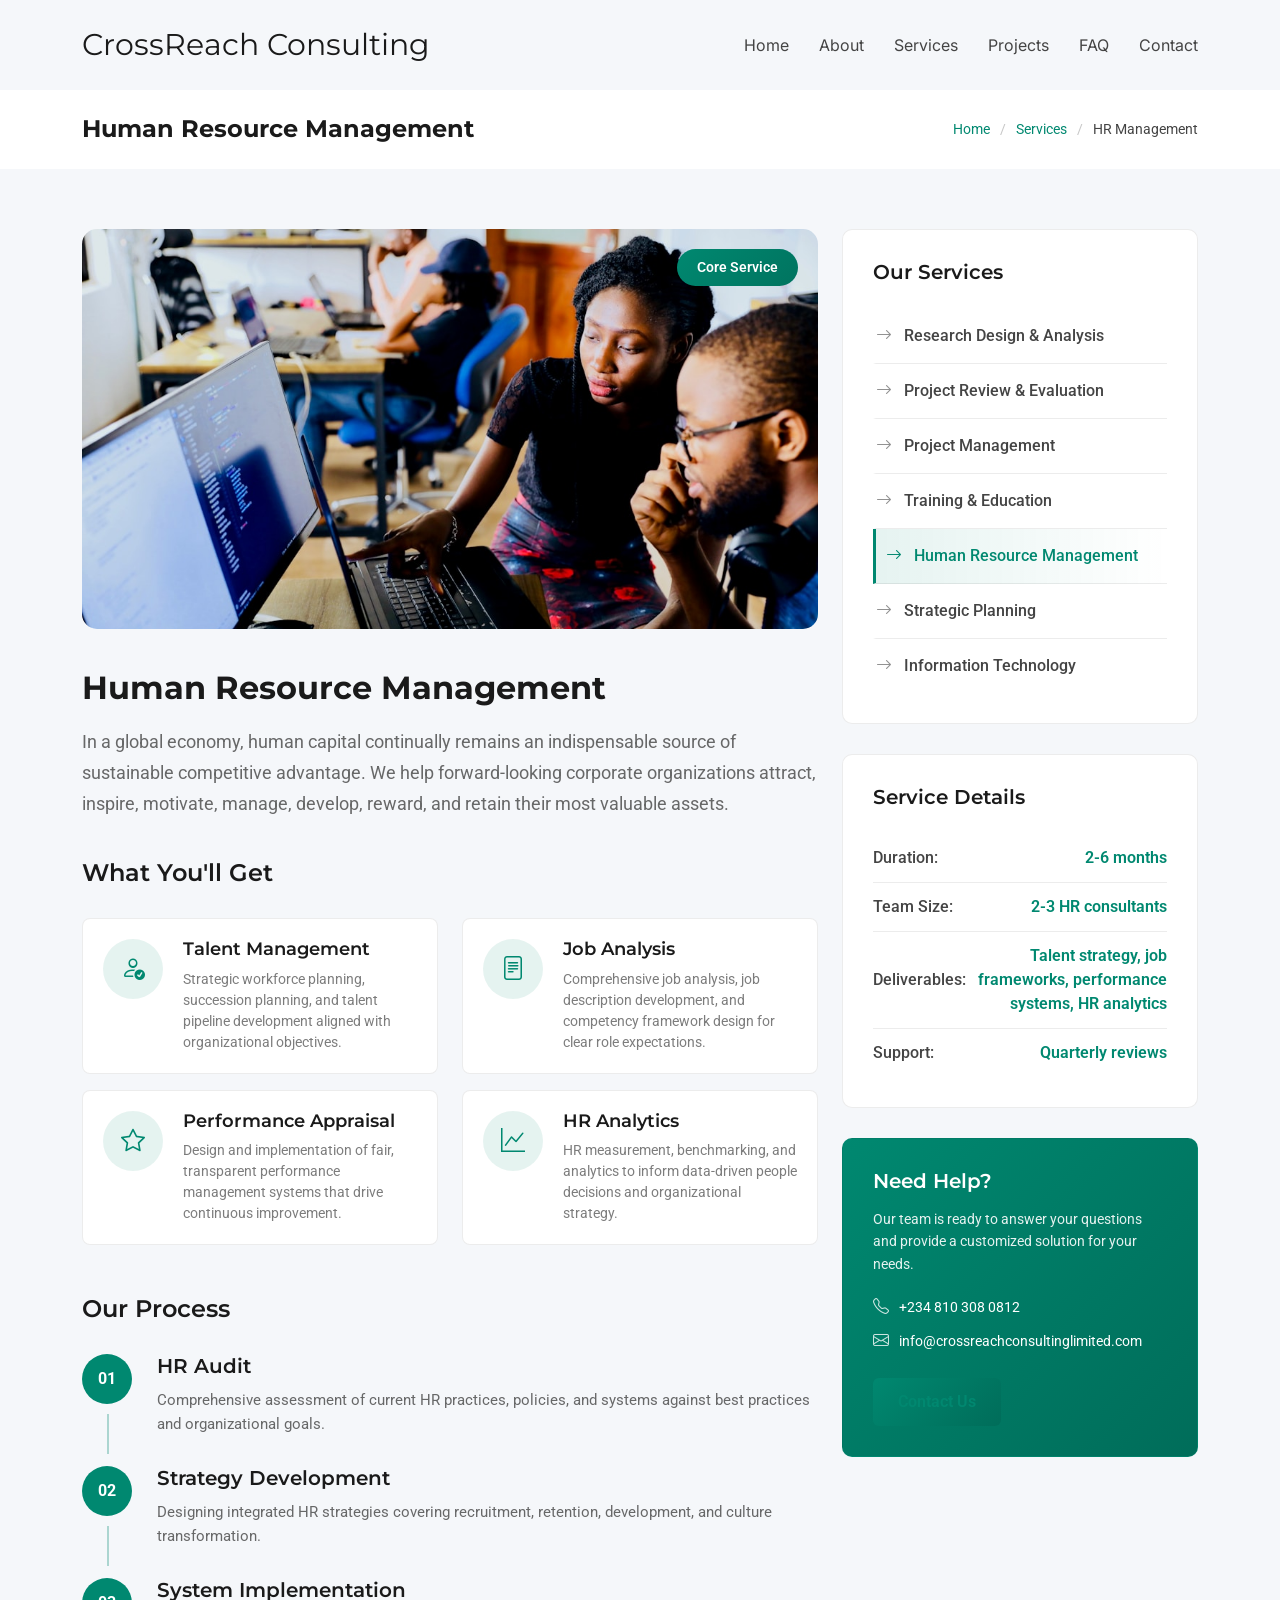
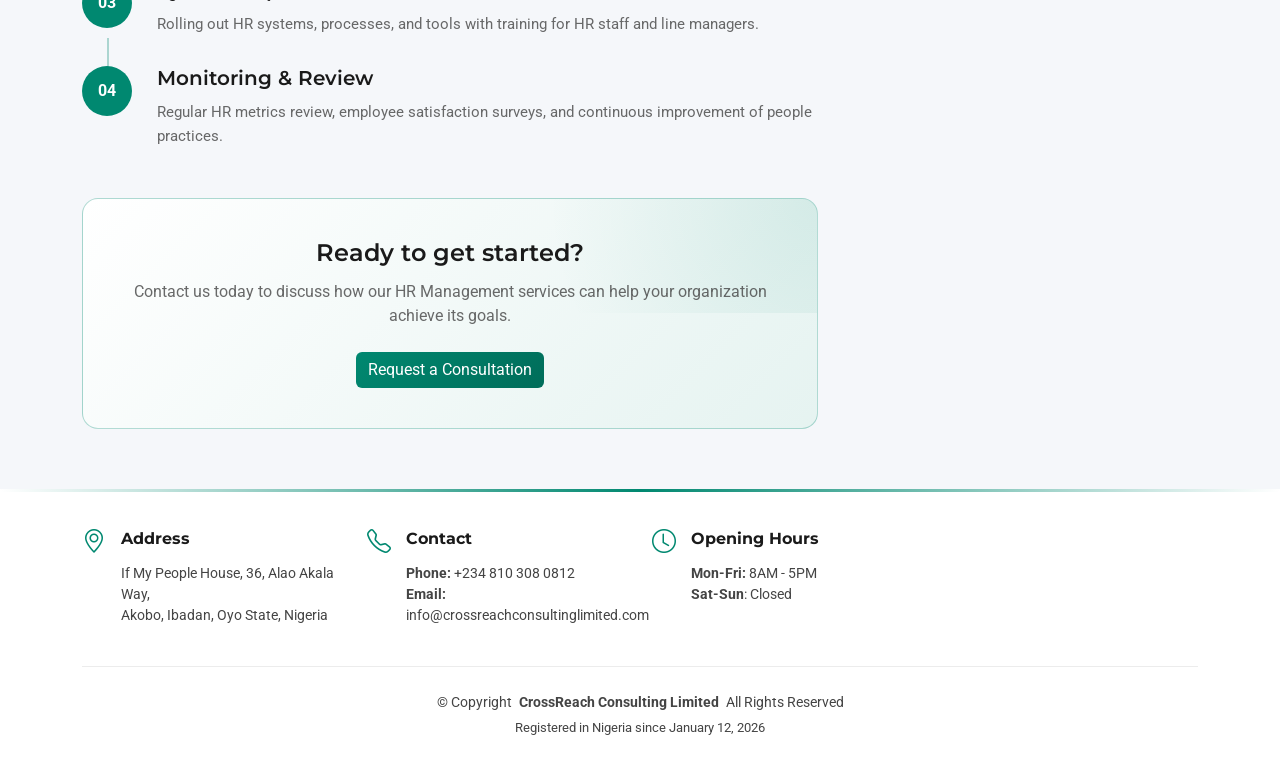
<file: service-human-resource.html>
<!DOCTYPE html>
<html lang="en">

<head>
  <meta charset="utf-8">
  <meta content="width=device-width, initial-scale=1.0" name="viewport">
  <title>Human Resource Management | CrossReach Consulting Limited</title>
  <meta name="description" content="In a global economy, human capital continually remains an indispensable source of sustainable competitive advantage. We help forward-looking corporate organizat...">
  <meta name="keywords" content="consulting, hr management, Nigeria, capacity building, crossreach consulting">

  <!-- Favicons -->
  <link href="assets/img/favicon.png" rel="icon">
  <link href="assets/img/apple-touch-icon.png" rel="apple-touch-icon">

  <!-- Fonts -->
  <link href="https://fonts.googleapis.com" rel="preconnect">
  <link href="https://fonts.gstatic.com" rel="preconnect" crossorigin>
  <link href="https://fonts.googleapis.com/css2?family=Roboto:ital,wght@0,100;0,300;0,400;0,500;0,700;0,900;1,100;1,300;1,400;1,500;1,700;1,900&family=Montserrat:ital,wght@0,100;0,200;0,300;0,400;0,500;0,600;0,700;0,800;0,900;1,100;1,200;1,300;1,400;1,500;1,600;1,700;1,800;1,900&family=Inter:wght@100;200;300;400;500;600;700;800;900&display=swap" rel="stylesheet">

  <!-- Vendor CSS Files -->
  <link href="assets/vendor/bootstrap/css/bootstrap.min.css" rel="stylesheet">
  <link href="assets/vendor/bootstrap-icons/bootstrap-icons.css" rel="stylesheet">
  <link href="assets/vendor/aos/aos.css" rel="stylesheet">

  <!-- Main CSS File -->
  <link href="assets/css/main.css" rel="stylesheet">

</head>

<body class="service-details-page">
  <div id="scroll-progress"></div>

  <header id="header" class="header d-flex align-items-center sticky-top">
    <div class="container position-relative d-flex align-items-center justify-content-between">

      <a href="index.html" class="logo d-flex align-items-center me-auto me-xl-0">
        <h1 class="sitename">CrossReach Consulting</h1>
      </a>

      <nav id="navmenu" class="navmenu">
        <ul>
          <li><a href="index.html#hero">Home</a></li>
          <li><a href="index.html#about">About</a></li>
          <li><a href="index.html#services">Services</a></li>
          <li><a href="index.html#portfolio">Projects</a></li>
          <li><a href="index.html#faq">FAQ</a></li>
          <li><a href="index.html#contact">Contact</a></li>
        </ul>
        <i class="mobile-nav-toggle d-xl-none bi bi-list"></i>
      </nav>


    </div>
  </header>

  <main class="main">

    <!-- Page Title -->
    <div class="page-title light-background">
      <div class="container d-lg-flex justify-content-between align-items-center">
        <h1 class="mb-2 mb-lg-0">Human Resource Management</h1>
        <nav class="breadcrumbs">
          <ol>
            <li><a href="index.html">Home</a></li>
            <li><a href="index.html#services">Services</a></li>
            <li class="current">HR Management</li>
          </ol>
        </nav>
      </div>
    </div><!-- End Page Title -->

    <!-- Service Details Section -->
    <section id="service-details" class="service-details section">

      <div class="container" data-aos="fade-up" data-aos-delay="100">

        <div class="row gy-5">

          <div class="col-lg-8" data-aos="fade-up" data-aos-delay="200">
            <div class="service-hero">
              <img src="assets/img/about/about-nigerian-team.webp" alt="Human Resource Management" class="img-fluid">
              <div class="service-badge">
                <span>Core Service</span>
              </div>
            </div>

            <div class="service-content">
              <div class="service-header">
                <h2>Human Resource Management</h2>
                <p class="service-intro">In a global economy, human capital continually remains an indispensable source of sustainable competitive advantage. We help forward-looking corporate organizations attract, inspire, motivate, manage, develop, reward, and retain their most valuable assets.</p>
              </div>

              <div class="service-features">
                <h4>What You'll Get</h4>
                <div class="row gy-3">
                  <div class="col-md-6">
                    <div class="feature-item">
                      <div class="feature-icon">
                        <i class="bi bi-person-check"></i>
                      </div>
                      <div class="feature-content">
                        <h5>Talent Management</h5>
                        <p>Strategic workforce planning, succession planning, and talent pipeline development aligned with organizational objectives.</p>
                      </div>
                    </div>
                  </div>
                  <div class="col-md-6">
                    <div class="feature-item">
                      <div class="feature-icon">
                        <i class="bi bi-file-text"></i>
                      </div>
                      <div class="feature-content">
                        <h5>Job Analysis</h5>
                        <p>Comprehensive job analysis, job description development, and competency framework design for clear role expectations.</p>
                      </div>
                    </div>
                  </div>
                  <div class="col-md-6">
                    <div class="feature-item">
                      <div class="feature-icon">
                        <i class="bi bi-star"></i>
                      </div>
                      <div class="feature-content">
                        <h5>Performance Appraisal</h5>
                        <p>Design and implementation of fair, transparent performance management systems that drive continuous improvement.</p>
                      </div>
                    </div>
                  </div>
                  <div class="col-md-6">
                    <div class="feature-item">
                      <div class="feature-icon">
                        <i class="bi bi-graph-up"></i>
                      </div>
                      <div class="feature-content">
                        <h5>HR Analytics</h5>
                        <p>HR measurement, benchmarking, and analytics to inform data-driven people decisions and organizational strategy.</p>
                      </div>
                    </div>
                  </div>
                </div>
              </div>

              <div class="service-process">
                <h4>Our Process</h4>
                <div class="process-steps">
                  <div class="process-step">
                    <div class="step-number">01</div>
                    <div class="step-content">
                      <h5>HR Audit</h5>
                      <p>Comprehensive assessment of current HR practices, policies, and systems against best practices and organizational goals.</p>
                    </div>
                  </div>
                  <div class="process-step">
                    <div class="step-number">02</div>
                    <div class="step-content">
                      <h5>Strategy Development</h5>
                      <p>Designing integrated HR strategies covering recruitment, retention, development, and culture transformation.</p>
                    </div>
                  </div>
                  <div class="process-step">
                    <div class="step-number">03</div>
                    <div class="step-content">
                      <h5>System Implementation</h5>
                      <p>Rolling out HR systems, processes, and tools with training for HR staff and line managers.</p>
                    </div>
                  </div>
                  <div class="process-step">
                    <div class="step-number">04</div>
                    <div class="step-content">
                      <h5>Monitoring & Review</h5>
                      <p>Regular HR metrics review, employee satisfaction surveys, and continuous improvement of people practices.</p>
                    </div>
                  </div>
                </div>
              </div>

              <div class="service-cta" data-aos="fade-up" data-aos-delay="300">
                <div class="cta-inner">
                  <h4>Ready to get started?</h4>
                  <p>Contact us today to discuss how our HR Management services can help your organization achieve its goals.</p>
                  <a href="index.html#contact" class="btn btn-primary">Request a Consultation</a>
                </div>
              </div>
            </div>
          </div>

          <div class="col-lg-4" data-aos="fade-up" data-aos-delay="400">
            <div class="service-sidebar">

              <div class="service-menu">
                <h4>Our Services</h4>
                <div class="menu-list">
                  <a href="service-research-design.html" class="menu-item">
                    <i class="bi bi-arrow-right"></i>
                    <span>Research Design & Analysis</span>
                  </a>
                  <a href="service-project-review.html" class="menu-item">
                    <i class="bi bi-arrow-right"></i>
                    <span>Project Review & Evaluation</span>
                  </a>
                  <a href="service-project-management.html" class="menu-item">
                    <i class="bi bi-arrow-right"></i>
                    <span>Project Management</span>
                  </a>
                  <a href="service-training-education.html" class="menu-item">
                    <i class="bi bi-arrow-right"></i>
                    <span>Training & Education</span>
                  </a>
                  <a href="service-human-resource.html" class="menu-item active">
                    <i class="bi bi-arrow-right"></i>
                    <span>Human Resource Management</span>
                  </a>
                  <a href="service-strategic-planning.html" class="menu-item">
                    <i class="bi bi-arrow-right"></i>
                    <span>Strategic Planning</span>
                  </a>
                  <a href="service-information-technology.html" class="menu-item">
                    <i class="bi bi-arrow-right"></i>
                    <span>Information Technology</span>
                  </a>
                </div>
              </div>

              <div class="service-info">
                <h4>Service Details</h4>
                <div class="info-list">
                  <div class="info-item">
                    <span class="info-label">Duration:</span>
                    <span class="info-value">2-6 months</span>
                  </div>
                  <div class="info-item">
                    <span class="info-label">Team Size:</span>
                    <span class="info-value">2-3 HR consultants</span>
                  </div>
                  <div class="info-item">
                    <span class="info-label">Deliverables:</span>
                    <span class="info-value" style="text-align: right;">Talent strategy, job frameworks, performance systems, HR analytics</span>
                  </div>
                  <div class="info-item">
                    <span class="info-label">Support:</span>
                    <span class="info-value">Quarterly reviews</span>
                  </div>
                </div>
              </div>

              <div class="contact-card">
                <div class="contact-content">
                  <h4>Need Help?</h4>
                  <p>Our team is ready to answer your questions and provide a customized solution for your needs.</p>
                  <div class="contact-info">
                    <div class="contact-item">
                      <i class="bi bi-telephone"></i>
                      <span>+234 810 308 0812</span>
                    </div>
                    <div class="contact-item">
                      <i class="bi bi-envelope"></i>
                      <span>info@crossreachconsultinglimited.com</span>
                    </div>
                  </div>
                  <a href="index.html#contact" class="btn btn-primary">Contact Us</a>
                </div>
              </div>

            </div>
          </div>

        </div>

      </div>

    </section><!-- /Service Details Section -->

  </main>

  <footer id="footer" class="footer light-background">

    <div class="container">
      <div class="row gy-3">
        <div class="col-lg-3 col-md-6 d-flex">
          <i class="bi bi-geo-alt icon"></i>
          <div class="address">
            <h4>Address</h4>
            <p>If My People House, 36, Alao Akala Way,</p>
            <p>Akobo, Ibadan, Oyo State, Nigeria</p>
            <p></p>
          </div>

        </div>

        <div class="col-lg-3 col-md-6 d-flex">
          <i class="bi bi-telephone icon"></i>
          <div>
            <h4>Contact</h4>
            <p>
              <strong>Phone:</strong> <span>+234 810 308 0812</span><br>
              <strong>Email:</strong> <span>info@crossreachconsultinglimited.com</span><br>
            </p>
          </div>
        </div>

        <div class="col-lg-3 col-md-6 d-flex">
          <i class="bi bi-clock icon"></i>
          <div>
            <h4>Opening Hours</h4>
            <p>
              <strong>Mon-Fri:</strong> <span>8AM - 5PM</span><br>
              <strong>Sat-Sun</strong>: <span>Closed</span>
            </p>
          </div>
        </div>    </div>

    <div class="container copyright text-center mt-4">
      <p>© <span>Copyright</span> <strong class="px-1 sitename">CrossReach Consulting Limited</strong> <span>All Rights Reserved</span></p>
      <div class="credits">
        <span>Registered in Nigeria since January 12, 2026</span>
      </div>
    </div>

  </footer>

  <!-- Scroll Top -->
  <a href="#" id="scroll-top" class="scroll-top d-flex align-items-center justify-content-center"><i class="bi bi-arrow-up-short"></i></a>

  <!-- Preloader -->
  <div id="preloader"></div>

  <!-- Scroll Progress Bar Script -->
  <script>
    window.addEventListener('scroll', function() {
      const winScroll = document.body.scrollTop || document.documentElement.scrollTop;
      const height = document.documentElement.scrollHeight - document.documentElement.clientHeight;
      const scrolled = (winScroll / height) * 100;
      document.getElementById('scroll-progress').style.width = scrolled + '%';
    });
  </script>

  <!-- Vendor JS Files -->
  <script src="assets/vendor/bootstrap/js/bootstrap.bundle.min.js"></script>
  <script src="assets/vendor/aos/aos.js"></script>

  <!-- Main JS File -->
  <script src="assets/js/main.js"></script>

</body>
</file>
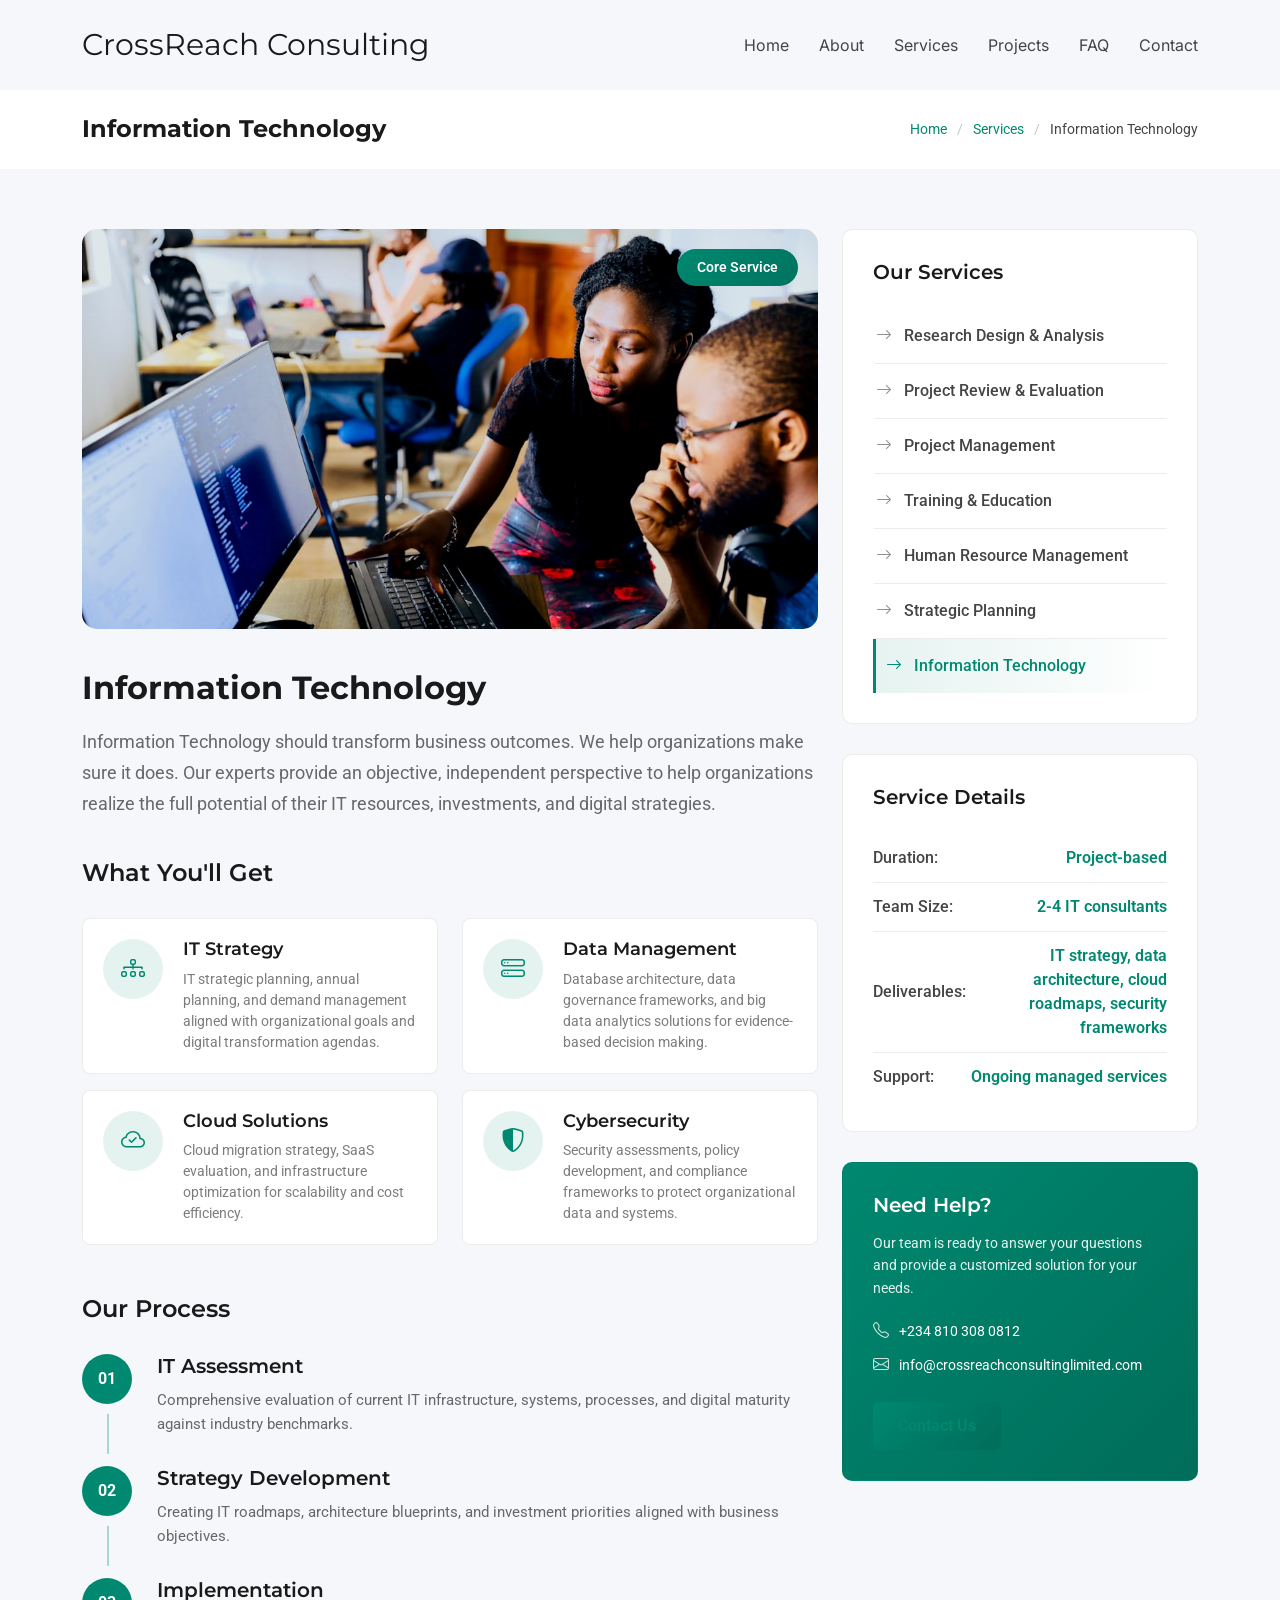
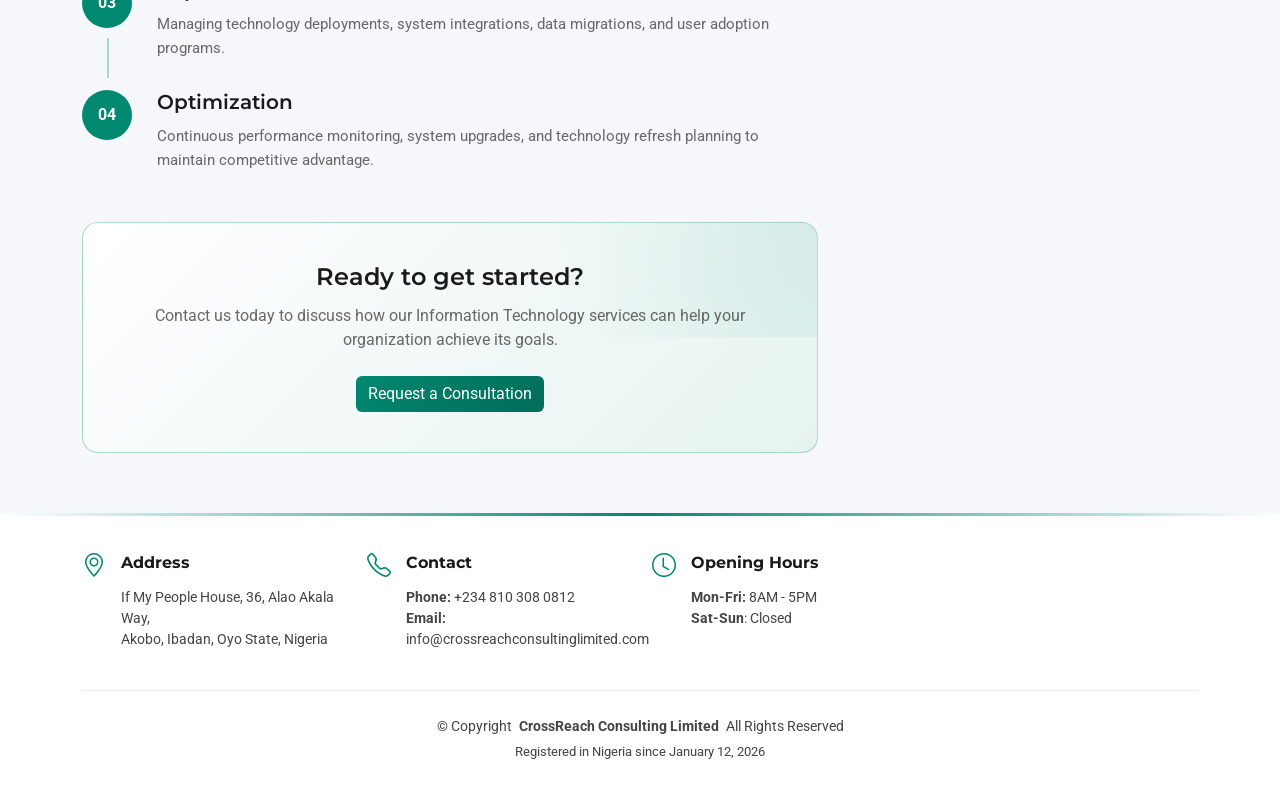
<file: service-information-technology.html>
<!DOCTYPE html>
<html lang="en">

<head>
  <meta charset="utf-8">
  <meta content="width=device-width, initial-scale=1.0" name="viewport">
  <title>Information Technology | CrossReach Consulting Limited</title>
  <meta name="description" content="Information Technology should transform business outcomes. We help organizations make sure it does. Our experts provide an objective, independent perspective to...">
  <meta name="keywords" content="consulting, information technology, Nigeria, capacity building, crossreach consulting">

  <!-- Favicons -->
  <link href="assets/img/favicon.png" rel="icon">
  <link href="assets/img/apple-touch-icon.png" rel="apple-touch-icon">

  <!-- Fonts -->
  <link href="https://fonts.googleapis.com" rel="preconnect">
  <link href="https://fonts.gstatic.com" rel="preconnect" crossorigin>
  <link href="https://fonts.googleapis.com/css2?family=Roboto:ital,wght@0,100;0,300;0,400;0,500;0,700;0,900;1,100;1,300;1,400;1,500;1,700;1,900&family=Montserrat:ital,wght@0,100;0,200;0,300;0,400;0,500;0,600;0,700;0,800;0,900;1,100;1,200;1,300;1,400;1,500;1,600;1,700;1,800;1,900&family=Inter:wght@100;200;300;400;500;600;700;800;900&display=swap" rel="stylesheet">

  <!-- Vendor CSS Files -->
  <link href="assets/vendor/bootstrap/css/bootstrap.min.css" rel="stylesheet">
  <link href="assets/vendor/bootstrap-icons/bootstrap-icons.css" rel="stylesheet">
  <link href="assets/vendor/aos/aos.css" rel="stylesheet">

  <!-- Main CSS File -->
  <link href="assets/css/main.css" rel="stylesheet">

</head>

<body class="service-details-page">
  <div id="scroll-progress"></div>

  <header id="header" class="header d-flex align-items-center sticky-top">
    <div class="container position-relative d-flex align-items-center justify-content-between">

      <a href="index.html" class="logo d-flex align-items-center me-auto me-xl-0">
        <h1 class="sitename">CrossReach Consulting</h1>
      </a>

      <nav id="navmenu" class="navmenu">
        <ul>
          <li><a href="index.html#hero">Home</a></li>
          <li><a href="index.html#about">About</a></li>
          <li><a href="index.html#services">Services</a></li>
          <li><a href="index.html#portfolio">Projects</a></li>
          <li><a href="index.html#faq">FAQ</a></li>
          <li><a href="index.html#contact">Contact</a></li>
        </ul>
        <i class="mobile-nav-toggle d-xl-none bi bi-list"></i>
      </nav>


    </div>
  </header>

  <main class="main">

    <!-- Page Title -->
    <div class="page-title light-background">
      <div class="container d-lg-flex justify-content-between align-items-center">
        <h1 class="mb-2 mb-lg-0">Information Technology</h1>
        <nav class="breadcrumbs">
          <ol>
            <li><a href="index.html">Home</a></li>
            <li><a href="index.html#services">Services</a></li>
            <li class="current">Information Technology</li>
          </ol>
        </nav>
      </div>
    </div><!-- End Page Title -->

    <!-- Service Details Section -->
    <section id="service-details" class="service-details section">

      <div class="container" data-aos="fade-up" data-aos-delay="100">

        <div class="row gy-5">

          <div class="col-lg-8" data-aos="fade-up" data-aos-delay="200">
            <div class="service-hero">
              <img src="assets/img/about/about-nigerian-team.webp" alt="Information Technology" class="img-fluid">
              <div class="service-badge">
                <span>Core Service</span>
              </div>
            </div>

            <div class="service-content">
              <div class="service-header">
                <h2>Information Technology</h2>
                <p class="service-intro">Information Technology should transform business outcomes. We help organizations make sure it does. Our experts provide an objective, independent perspective to help organizations realize the full potential of their IT resources, investments, and digital strategies.</p>
              </div>

              <div class="service-features">
                <h4>What You'll Get</h4>
                <div class="row gy-3">
                  <div class="col-md-6">
                    <div class="feature-item">
                      <div class="feature-icon">
                        <i class="bi bi-diagram-3"></i>
                      </div>
                      <div class="feature-content">
                        <h5>IT Strategy</h5>
                        <p>IT strategic planning, annual planning, and demand management aligned with organizational goals and digital transformation agendas.</p>
                      </div>
                    </div>
                  </div>
                  <div class="col-md-6">
                    <div class="feature-item">
                      <div class="feature-icon">
                        <i class="bi bi-hdd-stack"></i>
                      </div>
                      <div class="feature-content">
                        <h5>Data Management</h5>
                        <p>Database architecture, data governance frameworks, and big data analytics solutions for evidence-based decision making.</p>
                      </div>
                    </div>
                  </div>
                  <div class="col-md-6">
                    <div class="feature-item">
                      <div class="feature-icon">
                        <i class="bi bi-cloud-check"></i>
                      </div>
                      <div class="feature-content">
                        <h5>Cloud Solutions</h5>
                        <p>Cloud migration strategy, SaaS evaluation, and infrastructure optimization for scalability and cost efficiency.</p>
                      </div>
                    </div>
                  </div>
                  <div class="col-md-6">
                    <div class="feature-item">
                      <div class="feature-icon">
                        <i class="bi bi-shield-shaded"></i>
                      </div>
                      <div class="feature-content">
                        <h5>Cybersecurity</h5>
                        <p>Security assessments, policy development, and compliance frameworks to protect organizational data and systems.</p>
                      </div>
                    </div>
                  </div>
                </div>
              </div>

              <div class="service-process">
                <h4>Our Process</h4>
                <div class="process-steps">
                  <div class="process-step">
                    <div class="step-number">01</div>
                    <div class="step-content">
                      <h5>IT Assessment</h5>
                      <p>Comprehensive evaluation of current IT infrastructure, systems, processes, and digital maturity against industry benchmarks.</p>
                    </div>
                  </div>
                  <div class="process-step">
                    <div class="step-number">02</div>
                    <div class="step-content">
                      <h5>Strategy Development</h5>
                      <p>Creating IT roadmaps, architecture blueprints, and investment priorities aligned with business objectives.</p>
                    </div>
                  </div>
                  <div class="process-step">
                    <div class="step-number">03</div>
                    <div class="step-content">
                      <h5>Implementation</h5>
                      <p>Managing technology deployments, system integrations, data migrations, and user adoption programs.</p>
                    </div>
                  </div>
                  <div class="process-step">
                    <div class="step-number">04</div>
                    <div class="step-content">
                      <h5>Optimization</h5>
                      <p>Continuous performance monitoring, system upgrades, and technology refresh planning to maintain competitive advantage.</p>
                    </div>
                  </div>
                </div>
              </div>

              <div class="service-cta" data-aos="fade-up" data-aos-delay="300">
                <div class="cta-inner">
                  <h4>Ready to get started?</h4>
                  <p>Contact us today to discuss how our Information Technology services can help your organization achieve its goals.</p>
                  <a href="index.html#contact" class="btn btn-primary">Request a Consultation</a>
                </div>
              </div>
            </div>
          </div>

          <div class="col-lg-4" data-aos="fade-up" data-aos-delay="400">
            <div class="service-sidebar">

              <div class="service-menu">
                <h4>Our Services</h4>
                <div class="menu-list">
                  <a href="service-research-design.html" class="menu-item">
                    <i class="bi bi-arrow-right"></i>
                    <span>Research Design & Analysis</span>
                  </a>
                  <a href="service-project-review.html" class="menu-item">
                    <i class="bi bi-arrow-right"></i>
                    <span>Project Review & Evaluation</span>
                  </a>
                  <a href="service-project-management.html" class="menu-item">
                    <i class="bi bi-arrow-right"></i>
                    <span>Project Management</span>
                  </a>
                  <a href="service-training-education.html" class="menu-item">
                    <i class="bi bi-arrow-right"></i>
                    <span>Training & Education</span>
                  </a>
                  <a href="service-human-resource.html" class="menu-item">
                    <i class="bi bi-arrow-right"></i>
                    <span>Human Resource Management</span>
                  </a>
                  <a href="service-strategic-planning.html" class="menu-item">
                    <i class="bi bi-arrow-right"></i>
                    <span>Strategic Planning</span>
                  </a>
                  <a href="service-information-technology.html" class="menu-item active">
                    <i class="bi bi-arrow-right"></i>
                    <span>Information Technology</span>
                  </a>
                </div>
              </div>

              <div class="service-info">
                <h4>Service Details</h4>
                <div class="info-list">
                  <div class="info-item">
                    <span class="info-label">Duration:</span>
                    <span class="info-value">Project-based</span>
                  </div>
                  <div class="info-item">
                    <span class="info-label">Team Size:</span>
                    <span class="info-value">2-4 IT consultants</span>
                  </div>
                  <div class="info-item">
                    <span class="info-label">Deliverables:</span>
                    <span class="info-value" style="text-align: right;">IT strategy, data architecture, cloud roadmaps, security frameworks</span>
                  </div>
                  <div class="info-item">
                    <span class="info-label">Support:</span>
                    <span class="info-value">Ongoing managed services</span>
                  </div>
                </div>
              </div>

              <div class="contact-card">
                <div class="contact-content">
                  <h4>Need Help?</h4>
                  <p>Our team is ready to answer your questions and provide a customized solution for your needs.</p>
                  <div class="contact-info">
                    <div class="contact-item">
                      <i class="bi bi-telephone"></i>
                      <span>+234 810 308 0812</span>
                    </div>
                    <div class="contact-item">
                      <i class="bi bi-envelope"></i>
                      <span>info@crossreachconsultinglimited.com</span>
                    </div>
                  </div>
                  <a href="index.html#contact" class="btn btn-primary">Contact Us</a>
                </div>
              </div>

            </div>
          </div>

        </div>

      </div>

    </section><!-- /Service Details Section -->

  </main>

  <footer id="footer" class="footer light-background">

    <div class="container">
      <div class="row gy-3">
        <div class="col-lg-3 col-md-6 d-flex">
          <i class="bi bi-geo-alt icon"></i>
          <div class="address">
            <h4>Address</h4>
            <p>If My People House, 36, Alao Akala Way,</p>
            <p>Akobo, Ibadan, Oyo State, Nigeria</p>
            <p></p>
          </div>

        </div>

        <div class="col-lg-3 col-md-6 d-flex">
          <i class="bi bi-telephone icon"></i>
          <div>
            <h4>Contact</h4>
            <p>
              <strong>Phone:</strong> <span>+234 810 308 0812</span><br>
              <strong>Email:</strong> <span>info@crossreachconsultinglimited.com</span><br>
            </p>
          </div>
        </div>

        <div class="col-lg-3 col-md-6 d-flex">
          <i class="bi bi-clock icon"></i>
          <div>
            <h4>Opening Hours</h4>
            <p>
              <strong>Mon-Fri:</strong> <span>8AM - 5PM</span><br>
              <strong>Sat-Sun</strong>: <span>Closed</span>
            </p>
          </div>
        </div>    </div>

    <div class="container copyright text-center mt-4">
      <p>© <span>Copyright</span> <strong class="px-1 sitename">CrossReach Consulting Limited</strong> <span>All Rights Reserved</span></p>
      <div class="credits">
        <span>Registered in Nigeria since January 12, 2026</span>
      </div>
    </div>

  </footer>

  <!-- Scroll Top -->
  <a href="#" id="scroll-top" class="scroll-top d-flex align-items-center justify-content-center"><i class="bi bi-arrow-up-short"></i></a>

  <!-- Preloader -->
  <div id="preloader"></div>

  <!-- Scroll Progress Bar Script -->
  <script>
    window.addEventListener('scroll', function() {
      const winScroll = document.body.scrollTop || document.documentElement.scrollTop;
      const height = document.documentElement.scrollHeight - document.documentElement.clientHeight;
      const scrolled = (winScroll / height) * 100;
      document.getElementById('scroll-progress').style.width = scrolled + '%';
    });
  </script>

  <!-- Vendor JS Files -->
  <script src="assets/vendor/bootstrap/js/bootstrap.bundle.min.js"></script>
  <script src="assets/vendor/aos/aos.js"></script>

  <!-- Main JS File -->
  <script src="assets/js/main.js"></script>

</body>
</file>
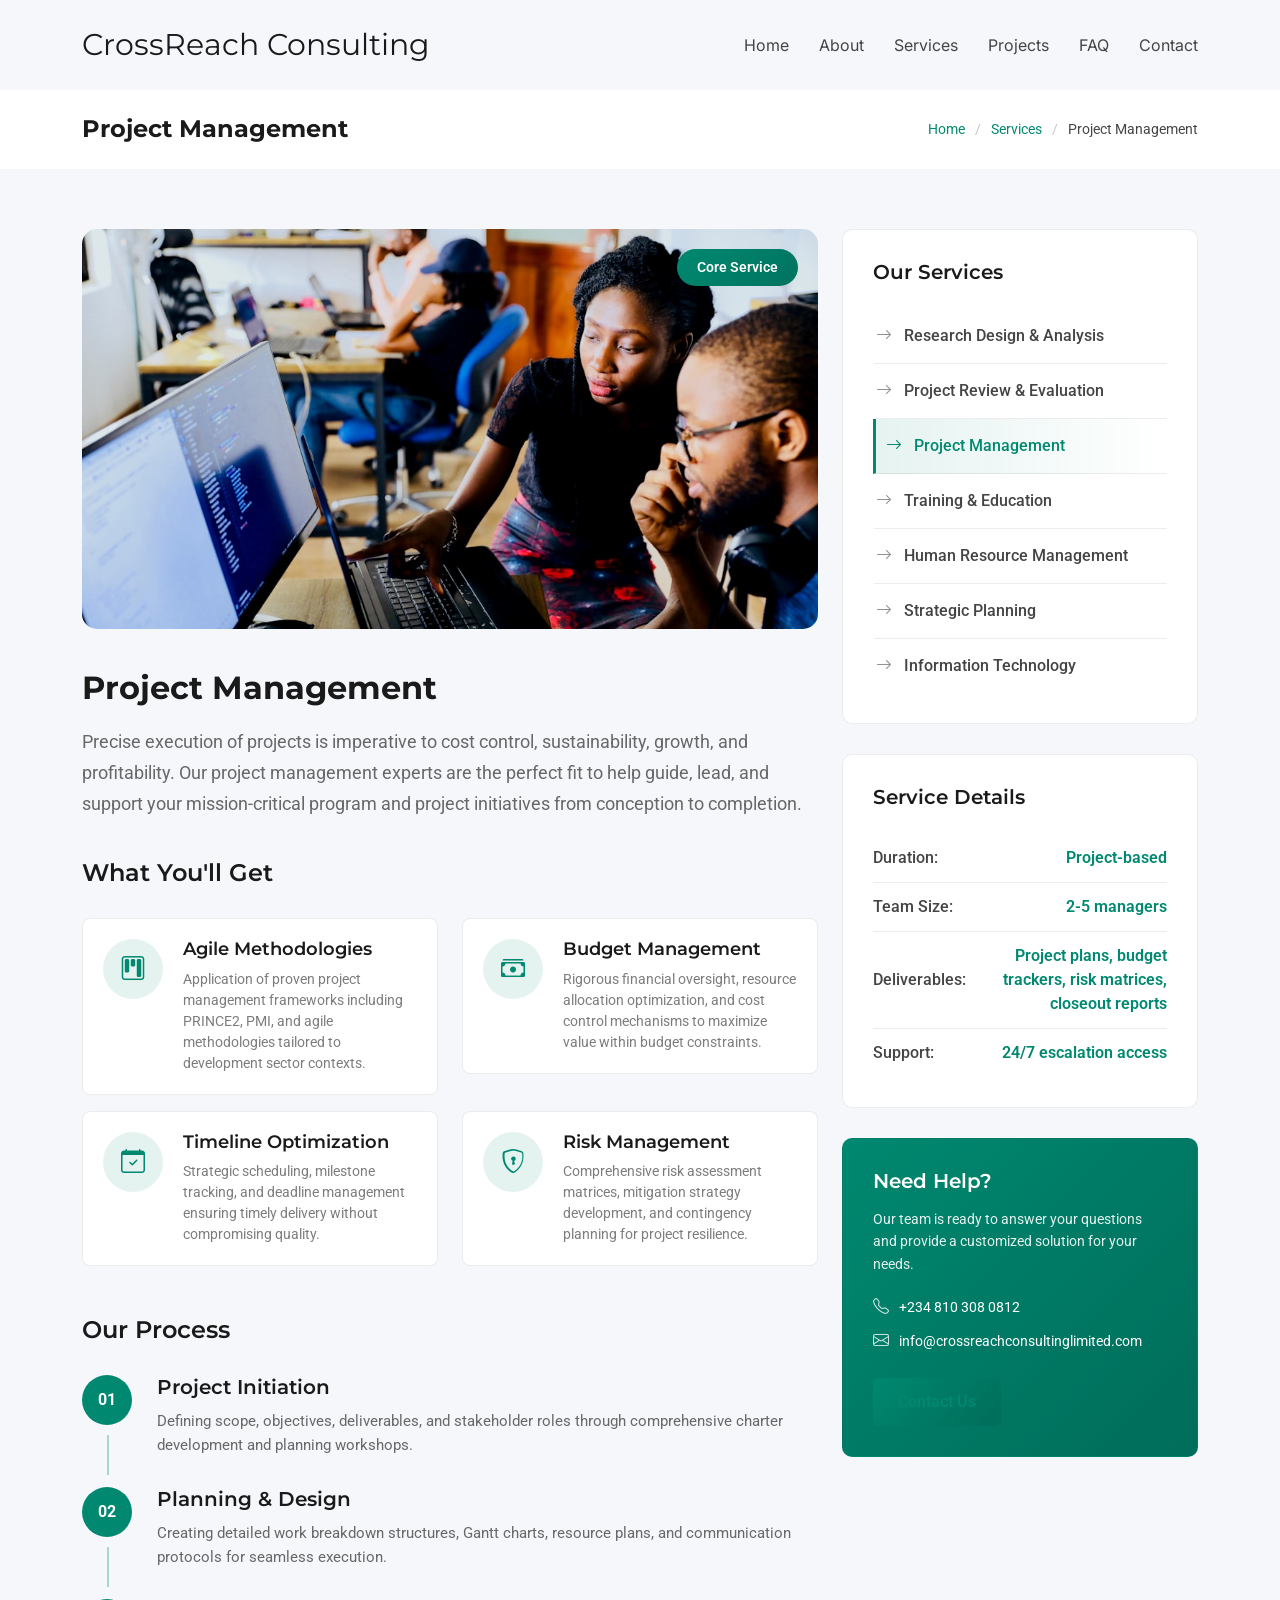
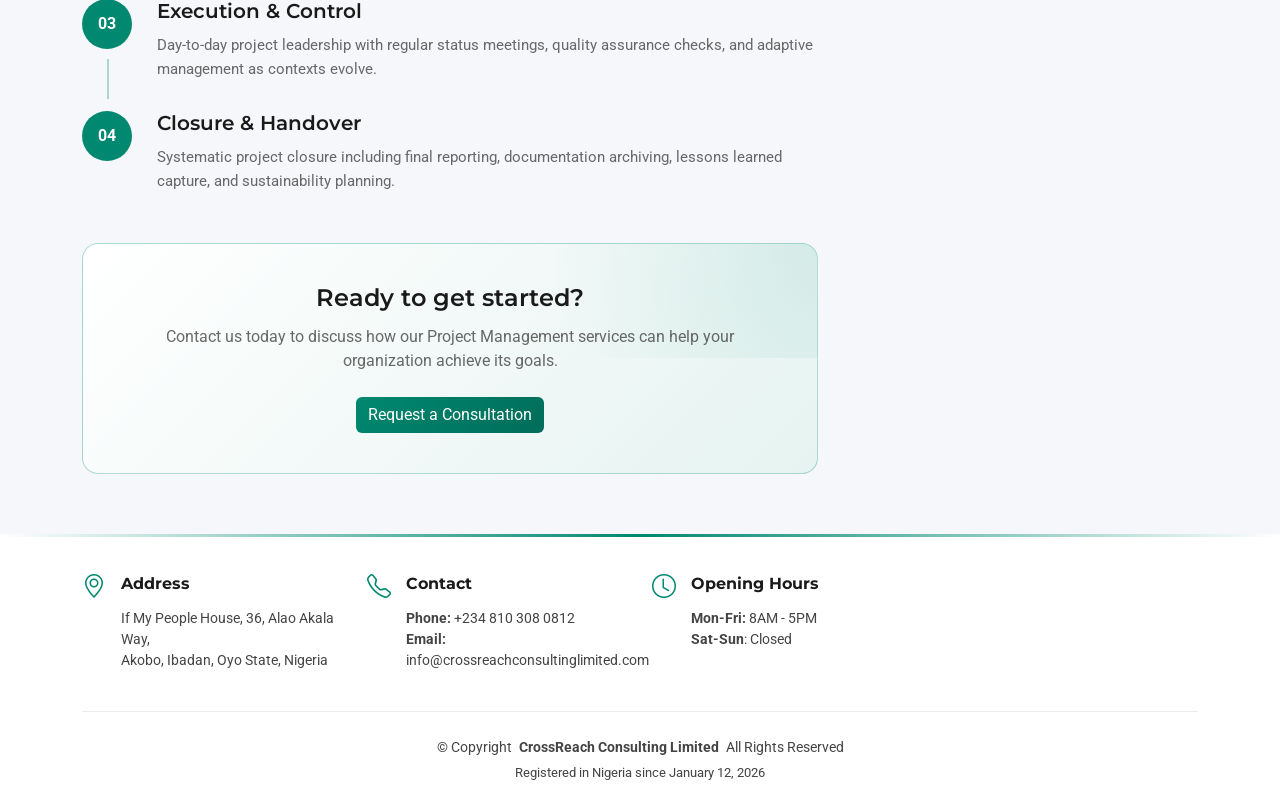
<file: service-project-management.html>
<!DOCTYPE html>
<html lang="en">

<head>
  <meta charset="utf-8">
  <meta content="width=device-width, initial-scale=1.0" name="viewport">
  <title>Project Management | CrossReach Consulting Limited</title>
  <meta name="description" content="Precise execution of projects is imperative to cost control, sustainability, growth, and profitability. Our project management experts are the perfect fit to he...">
  <meta name="keywords" content="consulting, project management, Nigeria, capacity building, crossreach consulting">

  <!-- Favicons -->
  <link href="assets/img/favicon.png" rel="icon">
  <link href="assets/img/apple-touch-icon.png" rel="apple-touch-icon">

  <!-- Fonts -->
  <link href="https://fonts.googleapis.com" rel="preconnect">
  <link href="https://fonts.gstatic.com" rel="preconnect" crossorigin>
  <link href="https://fonts.googleapis.com/css2?family=Roboto:ital,wght@0,100;0,300;0,400;0,500;0,700;0,900;1,100;1,300;1,400;1,500;1,700;1,900&family=Montserrat:ital,wght@0,100;0,200;0,300;0,400;0,500;0,600;0,700;0,800;0,900;1,100;1,200;1,300;1,400;1,500;1,600;1,700;1,800;1,900&family=Inter:wght@100;200;300;400;500;600;700;800;900&display=swap" rel="stylesheet">

  <!-- Vendor CSS Files -->
  <link href="assets/vendor/bootstrap/css/bootstrap.min.css" rel="stylesheet">
  <link href="assets/vendor/bootstrap-icons/bootstrap-icons.css" rel="stylesheet">
  <link href="assets/vendor/aos/aos.css" rel="stylesheet">

  <!-- Main CSS File -->
  <link href="assets/css/main.css" rel="stylesheet">

</head>

<body class="service-details-page">
  <div id="scroll-progress"></div>

  <header id="header" class="header d-flex align-items-center sticky-top">
    <div class="container position-relative d-flex align-items-center justify-content-between">

      <a href="index.html" class="logo d-flex align-items-center me-auto me-xl-0">
        <h1 class="sitename">CrossReach Consulting</h1>
      </a>

      <nav id="navmenu" class="navmenu">
        <ul>
          <li><a href="index.html#hero">Home</a></li>
          <li><a href="index.html#about">About</a></li>
          <li><a href="index.html#services">Services</a></li>
          <li><a href="index.html#portfolio">Projects</a></li>
          <li><a href="index.html#faq">FAQ</a></li>
          <li><a href="index.html#contact">Contact</a></li>
        </ul>
        <i class="mobile-nav-toggle d-xl-none bi bi-list"></i>
      </nav>


    </div>
  </header>

  <main class="main">

    <!-- Page Title -->
    <div class="page-title light-background">
      <div class="container d-lg-flex justify-content-between align-items-center">
        <h1 class="mb-2 mb-lg-0">Project Management</h1>
        <nav class="breadcrumbs">
          <ol>
            <li><a href="index.html">Home</a></li>
            <li><a href="index.html#services">Services</a></li>
            <li class="current">Project Management</li>
          </ol>
        </nav>
      </div>
    </div><!-- End Page Title -->

    <!-- Service Details Section -->
    <section id="service-details" class="service-details section">

      <div class="container" data-aos="fade-up" data-aos-delay="100">

        <div class="row gy-5">

          <div class="col-lg-8" data-aos="fade-up" data-aos-delay="200">
            <div class="service-hero">
              <img src="assets/img/about/about-nigerian-team.webp" alt="Project Management" class="img-fluid">
              <div class="service-badge">
                <span>Core Service</span>
              </div>
            </div>

            <div class="service-content">
              <div class="service-header">
                <h2>Project Management</h2>
                <p class="service-intro">Precise execution of projects is imperative to cost control, sustainability, growth, and profitability. Our project management experts are the perfect fit to help guide, lead, and support your mission-critical program and project initiatives from conception to completion.</p>
              </div>

              <div class="service-features">
                <h4>What You'll Get</h4>
                <div class="row gy-3">
                  <div class="col-md-6">
                    <div class="feature-item">
                      <div class="feature-icon">
                        <i class="bi bi-kanban"></i>
                      </div>
                      <div class="feature-content">
                        <h5>Agile Methodologies</h5>
                        <p>Application of proven project management frameworks including PRINCE2, PMI, and agile methodologies tailored to development sector contexts.</p>
                      </div>
                    </div>
                  </div>
                  <div class="col-md-6">
                    <div class="feature-item">
                      <div class="feature-icon">
                        <i class="bi bi-cash-stack"></i>
                      </div>
                      <div class="feature-content">
                        <h5>Budget Management</h5>
                        <p>Rigorous financial oversight, resource allocation optimization, and cost control mechanisms to maximize value within budget constraints.</p>
                      </div>
                    </div>
                  </div>
                  <div class="col-md-6">
                    <div class="feature-item">
                      <div class="feature-icon">
                        <i class="bi bi-calendar-check"></i>
                      </div>
                      <div class="feature-content">
                        <h5>Timeline Optimization</h5>
                        <p>Strategic scheduling, milestone tracking, and deadline management ensuring timely delivery without compromising quality.</p>
                      </div>
                    </div>
                  </div>
                  <div class="col-md-6">
                    <div class="feature-item">
                      <div class="feature-icon">
                        <i class="bi bi-shield-lock"></i>
                      </div>
                      <div class="feature-content">
                        <h5>Risk Management</h5>
                        <p>Comprehensive risk assessment matrices, mitigation strategy development, and contingency planning for project resilience.</p>
                      </div>
                    </div>
                  </div>
                </div>
              </div>

              <div class="service-process">
                <h4>Our Process</h4>
                <div class="process-steps">
                  <div class="process-step">
                    <div class="step-number">01</div>
                    <div class="step-content">
                      <h5>Project Initiation</h5>
                      <p>Defining scope, objectives, deliverables, and stakeholder roles through comprehensive charter development and planning workshops.</p>
                    </div>
                  </div>
                  <div class="process-step">
                    <div class="step-number">02</div>
                    <div class="step-content">
                      <h5>Planning & Design</h5>
                      <p>Creating detailed work breakdown structures, Gantt charts, resource plans, and communication protocols for seamless execution.</p>
                    </div>
                  </div>
                  <div class="process-step">
                    <div class="step-number">03</div>
                    <div class="step-content">
                      <h5>Execution & Control</h5>
                      <p>Day-to-day project leadership with regular status meetings, quality assurance checks, and adaptive management as contexts evolve.</p>
                    </div>
                  </div>
                  <div class="process-step">
                    <div class="step-number">04</div>
                    <div class="step-content">
                      <h5>Closure & Handover</h5>
                      <p>Systematic project closure including final reporting, documentation archiving, lessons learned capture, and sustainability planning.</p>
                    </div>
                  </div>
                </div>
              </div>

              <div class="service-cta" data-aos="fade-up" data-aos-delay="300">
                <div class="cta-inner">
                  <h4>Ready to get started?</h4>
                  <p>Contact us today to discuss how our Project Management services can help your organization achieve its goals.</p>
                  <a href="index.html#contact" class="btn btn-primary">Request a Consultation</a>
                </div>
              </div>
            </div>
          </div>

          <div class="col-lg-4" data-aos="fade-up" data-aos-delay="400">
            <div class="service-sidebar">

              <div class="service-menu">
                <h4>Our Services</h4>
                <div class="menu-list">
                  <a href="service-research-design.html" class="menu-item">
                    <i class="bi bi-arrow-right"></i>
                    <span>Research Design & Analysis</span>
                  </a>
                  <a href="service-project-review.html" class="menu-item">
                    <i class="bi bi-arrow-right"></i>
                    <span>Project Review & Evaluation</span>
                  </a>
                  <a href="service-project-management.html" class="menu-item active">
                    <i class="bi bi-arrow-right"></i>
                    <span>Project Management</span>
                  </a>
                  <a href="service-training-education.html" class="menu-item">
                    <i class="bi bi-arrow-right"></i>
                    <span>Training & Education</span>
                  </a>
                  <a href="service-human-resource.html" class="menu-item">
                    <i class="bi bi-arrow-right"></i>
                    <span>Human Resource Management</span>
                  </a>
                  <a href="service-strategic-planning.html" class="menu-item">
                    <i class="bi bi-arrow-right"></i>
                    <span>Strategic Planning</span>
                  </a>
                  <a href="service-information-technology.html" class="menu-item">
                    <i class="bi bi-arrow-right"></i>
                    <span>Information Technology</span>
                  </a>
                </div>
              </div>

              <div class="service-info">
                <h4>Service Details</h4>
                <div class="info-list">
                  <div class="info-item">
                    <span class="info-label">Duration:</span>
                    <span class="info-value">Project-based</span>
                  </div>
                  <div class="info-item">
                    <span class="info-label">Team Size:</span>
                    <span class="info-value">2-5 managers</span>
                  </div>
                  <div class="info-item">
                    <span class="info-label">Deliverables:</span>
                    <span class="info-value" style="text-align: right;">Project plans, budget trackers, risk matrices, closeout reports</span>
                  </div>
                  <div class="info-item">
                    <span class="info-label">Support:</span>
                    <span class="info-value">24/7 escalation access</span>
                  </div>
                </div>
              </div>

              <div class="contact-card">
                <div class="contact-content">
                  <h4>Need Help?</h4>
                  <p>Our team is ready to answer your questions and provide a customized solution for your needs.</p>
                  <div class="contact-info">
                    <div class="contact-item">
                      <i class="bi bi-telephone"></i>
                      <span>+234 810 308 0812</span>
                    </div>
                    <div class="contact-item">
                      <i class="bi bi-envelope"></i>
                      <span>info@crossreachconsultinglimited.com</span>
                    </div>
                  </div>
                  <a href="index.html#contact" class="btn btn-primary">Contact Us</a>
                </div>
              </div>

            </div>
          </div>

        </div>

      </div>

    </section><!-- /Service Details Section -->

  </main>

  <footer id="footer" class="footer light-background">

    <div class="container">
      <div class="row gy-3">
        <div class="col-lg-3 col-md-6 d-flex">
          <i class="bi bi-geo-alt icon"></i>
          <div class="address">
            <h4>Address</h4>
            <p>If My People House, 36, Alao Akala Way,</p>
            <p>Akobo, Ibadan, Oyo State, Nigeria</p>
            <p></p>
          </div>

        </div>

        <div class="col-lg-3 col-md-6 d-flex">
          <i class="bi bi-telephone icon"></i>
          <div>
            <h4>Contact</h4>
            <p>
              <strong>Phone:</strong> <span>+234 810 308 0812</span><br>
              <strong>Email:</strong> <span>info@crossreachconsultinglimited.com</span><br>
            </p>
          </div>
        </div>

        <div class="col-lg-3 col-md-6 d-flex">
          <i class="bi bi-clock icon"></i>
          <div>
            <h4>Opening Hours</h4>
            <p>
              <strong>Mon-Fri:</strong> <span>8AM - 5PM</span><br>
              <strong>Sat-Sun</strong>: <span>Closed</span>
            </p>
          </div>
        </div>    </div>

    <div class="container copyright text-center mt-4">
      <p>© <span>Copyright</span> <strong class="px-1 sitename">CrossReach Consulting Limited</strong> <span>All Rights Reserved</span></p>
      <div class="credits">
        <span>Registered in Nigeria since January 12, 2026</span>
      </div>
    </div>

  </footer>

  <!-- Scroll Top -->
  <a href="#" id="scroll-top" class="scroll-top d-flex align-items-center justify-content-center"><i class="bi bi-arrow-up-short"></i></a>

  <!-- Preloader -->
  <div id="preloader"></div>

  <!-- Scroll Progress Bar Script -->
  <script>
    window.addEventListener('scroll', function() {
      const winScroll = document.body.scrollTop || document.documentElement.scrollTop;
      const height = document.documentElement.scrollHeight - document.documentElement.clientHeight;
      const scrolled = (winScroll / height) * 100;
      document.getElementById('scroll-progress').style.width = scrolled + '%';
    });
  </script>

  <!-- Vendor JS Files -->
  <script src="assets/vendor/bootstrap/js/bootstrap.bundle.min.js"></script>
  <script src="assets/vendor/aos/aos.js"></script>

  <!-- Main JS File -->
  <script src="assets/js/main.js"></script>

</body>
</file>
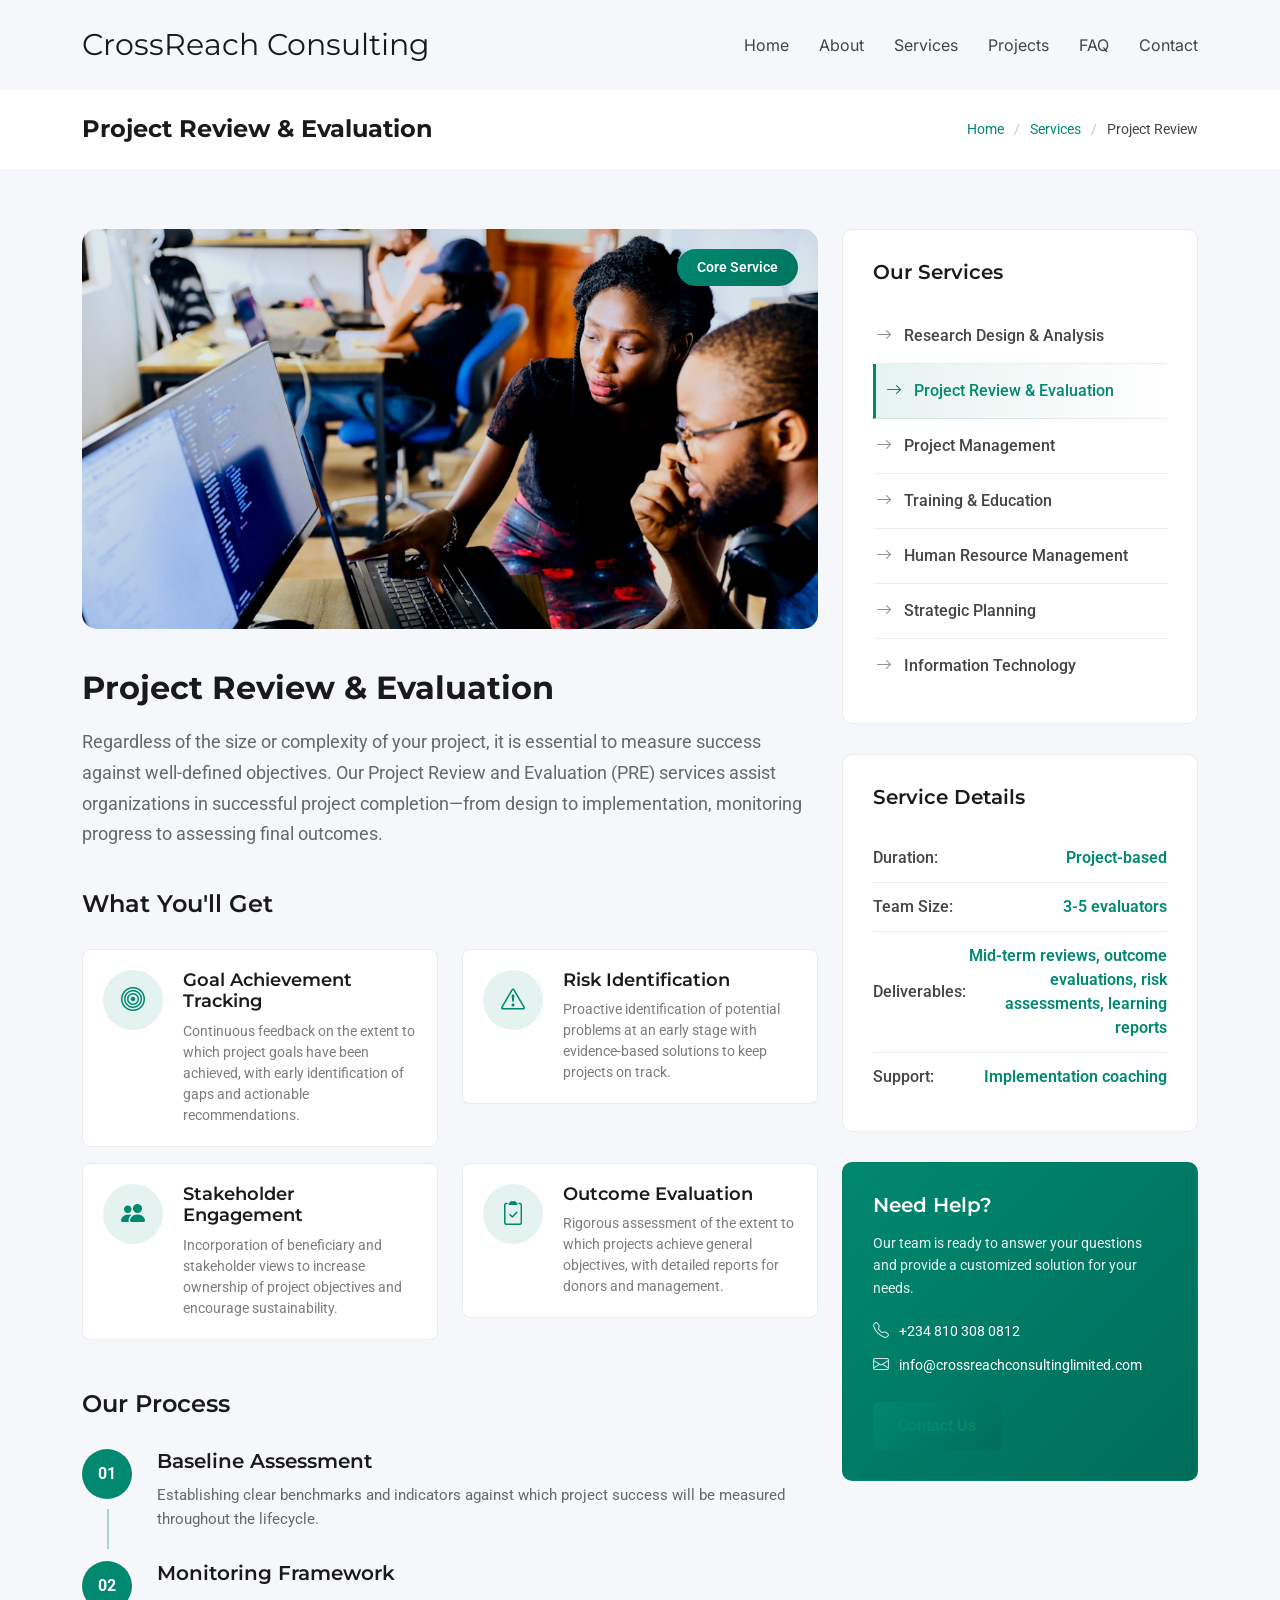
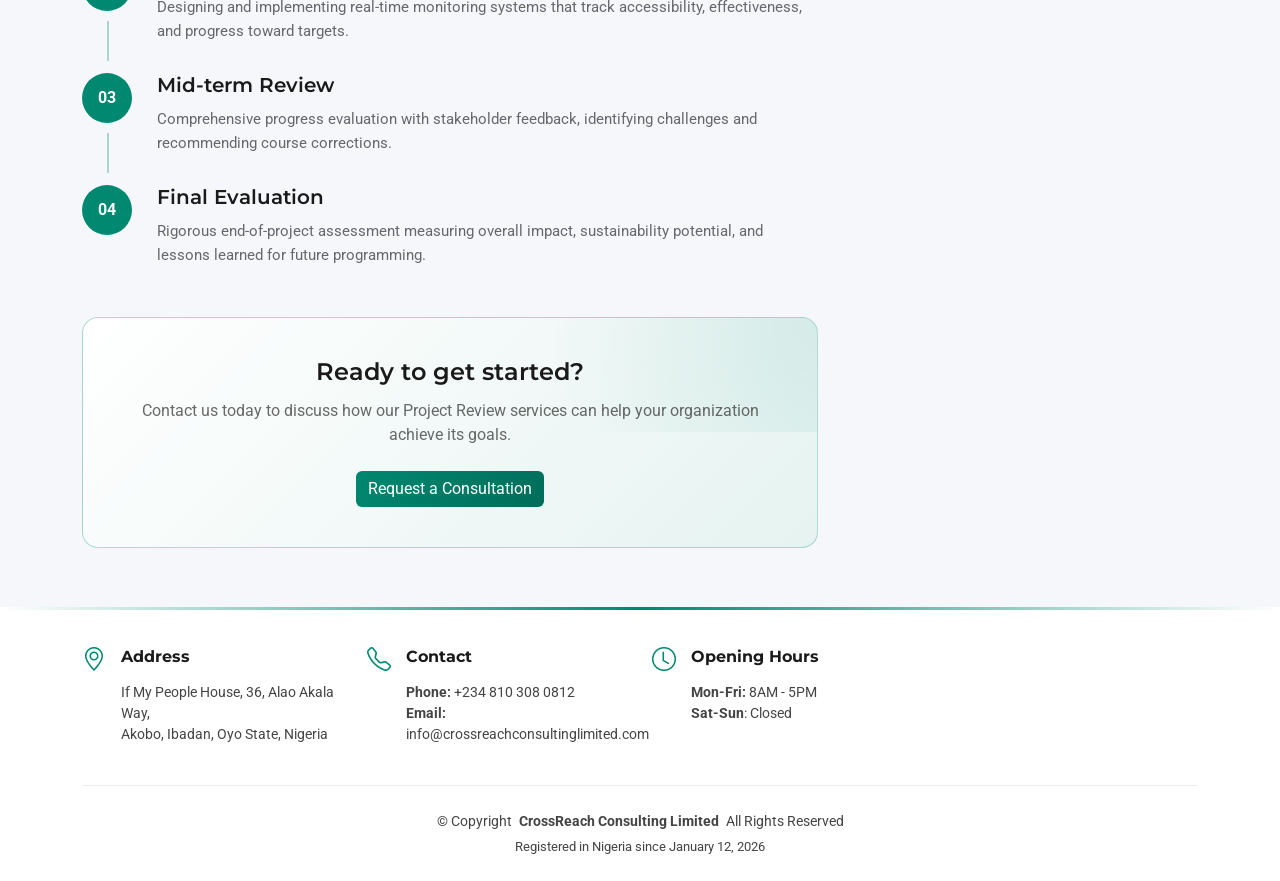
<file: service-project-review.html>
<!DOCTYPE html>
<html lang="en">

<head>
  <meta charset="utf-8">
  <meta content="width=device-width, initial-scale=1.0" name="viewport">
  <title>Project Review & Evaluation | CrossReach Consulting Limited</title>
  <meta name="description" content="Regardless of the size or complexity of your project, it is essential to measure success against well-defined objectives. Our Project Review and Evaluation (PRE...">
  <meta name="keywords" content="consulting, project review, Nigeria, capacity building, crossreach consulting">

  <!-- Favicons -->
  <link href="assets/img/favicon.png" rel="icon">
  <link href="assets/img/apple-touch-icon.png" rel="apple-touch-icon">

  <!-- Fonts -->
  <link href="https://fonts.googleapis.com" rel="preconnect">
  <link href="https://fonts.gstatic.com" rel="preconnect" crossorigin>
  <link href="https://fonts.googleapis.com/css2?family=Roboto:ital,wght@0,100;0,300;0,400;0,500;0,700;0,900;1,100;1,300;1,400;1,500;1,700;1,900&family=Montserrat:ital,wght@0,100;0,200;0,300;0,400;0,500;0,600;0,700;0,800;0,900;1,100;1,200;1,300;1,400;1,500;1,600;1,700;1,800;1,900&family=Inter:wght@100;200;300;400;500;600;700;800;900&display=swap" rel="stylesheet">

  <!-- Vendor CSS Files -->
  <link href="assets/vendor/bootstrap/css/bootstrap.min.css" rel="stylesheet">
  <link href="assets/vendor/bootstrap-icons/bootstrap-icons.css" rel="stylesheet">
  <link href="assets/vendor/aos/aos.css" rel="stylesheet">

  <!-- Main CSS File -->
  <link href="assets/css/main.css" rel="stylesheet">

</head>

<body class="service-details-page">
  <div id="scroll-progress"></div>

  <header id="header" class="header d-flex align-items-center sticky-top">
    <div class="container position-relative d-flex align-items-center justify-content-between">

      <a href="index.html" class="logo d-flex align-items-center me-auto me-xl-0">
        <h1 class="sitename">CrossReach Consulting</h1>
      </a>

      <nav id="navmenu" class="navmenu">
        <ul>
          <li><a href="index.html#hero">Home</a></li>
          <li><a href="index.html#about">About</a></li>
          <li><a href="index.html#services">Services</a></li>
          <li><a href="index.html#portfolio">Projects</a></li>
          <li><a href="index.html#faq">FAQ</a></li>
          <li><a href="index.html#contact">Contact</a></li>
        </ul>
        <i class="mobile-nav-toggle d-xl-none bi bi-list"></i>
      </nav>


    </div>
  </header>

  <main class="main">

    <!-- Page Title -->
    <div class="page-title light-background">
      <div class="container d-lg-flex justify-content-between align-items-center">
        <h1 class="mb-2 mb-lg-0">Project Review & Evaluation</h1>
        <nav class="breadcrumbs">
          <ol>
            <li><a href="index.html">Home</a></li>
            <li><a href="index.html#services">Services</a></li>
            <li class="current">Project Review</li>
          </ol>
        </nav>
      </div>
    </div><!-- End Page Title -->

    <!-- Service Details Section -->
    <section id="service-details" class="service-details section">

      <div class="container" data-aos="fade-up" data-aos-delay="100">

        <div class="row gy-5">

          <div class="col-lg-8" data-aos="fade-up" data-aos-delay="200">
            <div class="service-hero">
              <img src="assets/img/about/about-nigerian-team.webp" alt="Project Review & Evaluation" class="img-fluid">
              <div class="service-badge">
                <span>Core Service</span>
              </div>
            </div>

            <div class="service-content">
              <div class="service-header">
                <h2>Project Review & Evaluation</h2>
                <p class="service-intro">Regardless of the size or complexity of your project, it is essential to measure success against well-defined objectives. Our Project Review and Evaluation (PRE) services assist organizations in successful project completion—from design to implementation, monitoring progress to assessing final outcomes.</p>
              </div>

              <div class="service-features">
                <h4>What You'll Get</h4>
                <div class="row gy-3">
                  <div class="col-md-6">
                    <div class="feature-item">
                      <div class="feature-icon">
                        <i class="bi bi-bullseye"></i>
                      </div>
                      <div class="feature-content">
                        <h5>Goal Achievement Tracking</h5>
                        <p>Continuous feedback on the extent to which project goals have been achieved, with early identification of gaps and actionable recommendations.</p>
                      </div>
                    </div>
                  </div>
                  <div class="col-md-6">
                    <div class="feature-item">
                      <div class="feature-icon">
                        <i class="bi bi-exclamation-triangle"></i>
                      </div>
                      <div class="feature-content">
                        <h5>Risk Identification</h5>
                        <p>Proactive identification of potential problems at an early stage with evidence-based solutions to keep projects on track.</p>
                      </div>
                    </div>
                  </div>
                  <div class="col-md-6">
                    <div class="feature-item">
                      <div class="feature-icon">
                        <i class="bi bi-people-fill"></i>
                      </div>
                      <div class="feature-content">
                        <h5>Stakeholder Engagement</h5>
                        <p>Incorporation of beneficiary and stakeholder views to increase ownership of project objectives and encourage sustainability.</p>
                      </div>
                    </div>
                  </div>
                  <div class="col-md-6">
                    <div class="feature-item">
                      <div class="feature-icon">
                        <i class="bi bi-clipboard2-check"></i>
                      </div>
                      <div class="feature-content">
                        <h5>Outcome Evaluation</h5>
                        <p>Rigorous assessment of the extent to which projects achieve general objectives, with detailed reports for donors and management.</p>
                      </div>
                    </div>
                  </div>
                </div>
              </div>

              <div class="service-process">
                <h4>Our Process</h4>
                <div class="process-steps">
                  <div class="process-step">
                    <div class="step-number">01</div>
                    <div class="step-content">
                      <h5>Baseline Assessment</h5>
                      <p>Establishing clear benchmarks and indicators against which project success will be measured throughout the lifecycle.</p>
                    </div>
                  </div>
                  <div class="process-step">
                    <div class="step-number">02</div>
                    <div class="step-content">
                      <h5>Monitoring Framework</h5>
                      <p>Designing and implementing real-time monitoring systems that track accessibility, effectiveness, and progress toward targets.</p>
                    </div>
                  </div>
                  <div class="process-step">
                    <div class="step-number">03</div>
                    <div class="step-content">
                      <h5>Mid-term Review</h5>
                      <p>Comprehensive progress evaluation with stakeholder feedback, identifying challenges and recommending course corrections.</p>
                    </div>
                  </div>
                  <div class="process-step">
                    <div class="step-number">04</div>
                    <div class="step-content">
                      <h5>Final Evaluation</h5>
                      <p>Rigorous end-of-project assessment measuring overall impact, sustainability potential, and lessons learned for future programming.</p>
                    </div>
                  </div>
                </div>
              </div>

              <div class="service-cta" data-aos="fade-up" data-aos-delay="300">
                <div class="cta-inner">
                  <h4>Ready to get started?</h4>
                  <p>Contact us today to discuss how our Project Review services can help your organization achieve its goals.</p>
                  <a href="index.html#contact" class="btn btn-primary">Request a Consultation</a>
                </div>
              </div>
            </div>
          </div>

          <div class="col-lg-4" data-aos="fade-up" data-aos-delay="400">
            <div class="service-sidebar">

              <div class="service-menu">
                <h4>Our Services</h4>
                <div class="menu-list">
                  <a href="service-research-design.html" class="menu-item">
                    <i class="bi bi-arrow-right"></i>
                    <span>Research Design & Analysis</span>
                  </a>
                  <a href="service-project-review.html" class="menu-item active">
                    <i class="bi bi-arrow-right"></i>
                    <span>Project Review & Evaluation</span>
                  </a>
                  <a href="service-project-management.html" class="menu-item">
                    <i class="bi bi-arrow-right"></i>
                    <span>Project Management</span>
                  </a>
                  <a href="service-training-education.html" class="menu-item">
                    <i class="bi bi-arrow-right"></i>
                    <span>Training & Education</span>
                  </a>
                  <a href="service-human-resource.html" class="menu-item">
                    <i class="bi bi-arrow-right"></i>
                    <span>Human Resource Management</span>
                  </a>
                  <a href="service-strategic-planning.html" class="menu-item">
                    <i class="bi bi-arrow-right"></i>
                    <span>Strategic Planning</span>
                  </a>
                  <a href="service-information-technology.html" class="menu-item">
                    <i class="bi bi-arrow-right"></i>
                    <span>Information Technology</span>
                  </a>
                </div>
              </div>

              <div class="service-info">
                <h4>Service Details</h4>
                <div class="info-list">
                  <div class="info-item">
                    <span class="info-label">Duration:</span>
                    <span class="info-value">Project-based</span>
                  </div>
                  <div class="info-item">
                    <span class="info-label">Team Size:</span>
                    <span class="info-value">3-5 evaluators</span>
                  </div>
                  <div class="info-item">
                    <span class="info-label">Deliverables:</span>
                    <span class="info-value" style="text-align: right;">Mid-term reviews, outcome evaluations, risk assessments, learning reports</span>
                  </div>
                  <div class="info-item">
                    <span class="info-label">Support:</span>
                    <span class="info-value">Implementation coaching</span>
                  </div>
                </div>
              </div>

              <div class="contact-card">
                <div class="contact-content">
                  <h4>Need Help?</h4>
                  <p>Our team is ready to answer your questions and provide a customized solution for your needs.</p>
                  <div class="contact-info">
                    <div class="contact-item">
                      <i class="bi bi-telephone"></i>
                      <span>+234 810 308 0812</span>
                    </div>
                    <div class="contact-item">
                      <i class="bi bi-envelope"></i>
                      <span>info@crossreachconsultinglimited.com</span>
                    </div>
                  </div>
                  <a href="index.html#contact" class="btn btn-primary">Contact Us</a>
                </div>
              </div>

            </div>
          </div>

        </div>

      </div>

    </section><!-- /Service Details Section -->

  </main>

  <footer id="footer" class="footer light-background">

    <div class="container">
      <div class="row gy-3">
        <div class="col-lg-3 col-md-6 d-flex">
          <i class="bi bi-geo-alt icon"></i>
          <div class="address">
            <h4>Address</h4>
            <p>If My People House, 36, Alao Akala Way,</p>
            <p>Akobo, Ibadan, Oyo State, Nigeria</p>
            <p></p>
          </div>

        </div>

        <div class="col-lg-3 col-md-6 d-flex">
          <i class="bi bi-telephone icon"></i>
          <div>
            <h4>Contact</h4>
            <p>
              <strong>Phone:</strong> <span>+234 810 308 0812</span><br>
              <strong>Email:</strong> <span>info@crossreachconsultinglimited.com</span><br>
            </p>
          </div>
        </div>

        <div class="col-lg-3 col-md-6 d-flex">
          <i class="bi bi-clock icon"></i>
          <div>
            <h4>Opening Hours</h4>
            <p>
              <strong>Mon-Fri:</strong> <span>8AM - 5PM</span><br>
              <strong>Sat-Sun</strong>: <span>Closed</span>
            </p>
          </div>
        </div>    </div>

    <div class="container copyright text-center mt-4">
      <p>© <span>Copyright</span> <strong class="px-1 sitename">CrossReach Consulting Limited</strong> <span>All Rights Reserved</span></p>
      <div class="credits">
        <span>Registered in Nigeria since January 12, 2026</span>
      </div>
    </div>

  </footer>

  <!-- Scroll Top -->
  <a href="#" id="scroll-top" class="scroll-top d-flex align-items-center justify-content-center"><i class="bi bi-arrow-up-short"></i></a>

  <!-- Preloader -->
  <div id="preloader"></div>

  <!-- Scroll Progress Bar Script -->
  <script>
    window.addEventListener('scroll', function() {
      const winScroll = document.body.scrollTop || document.documentElement.scrollTop;
      const height = document.documentElement.scrollHeight - document.documentElement.clientHeight;
      const scrolled = (winScroll / height) * 100;
      document.getElementById('scroll-progress').style.width = scrolled + '%';
    });
  </script>

  <!-- Vendor JS Files -->
  <script src="assets/vendor/bootstrap/js/bootstrap.bundle.min.js"></script>
  <script src="assets/vendor/aos/aos.js"></script>

  <!-- Main JS File -->
  <script src="assets/js/main.js"></script>

</body>
</file>
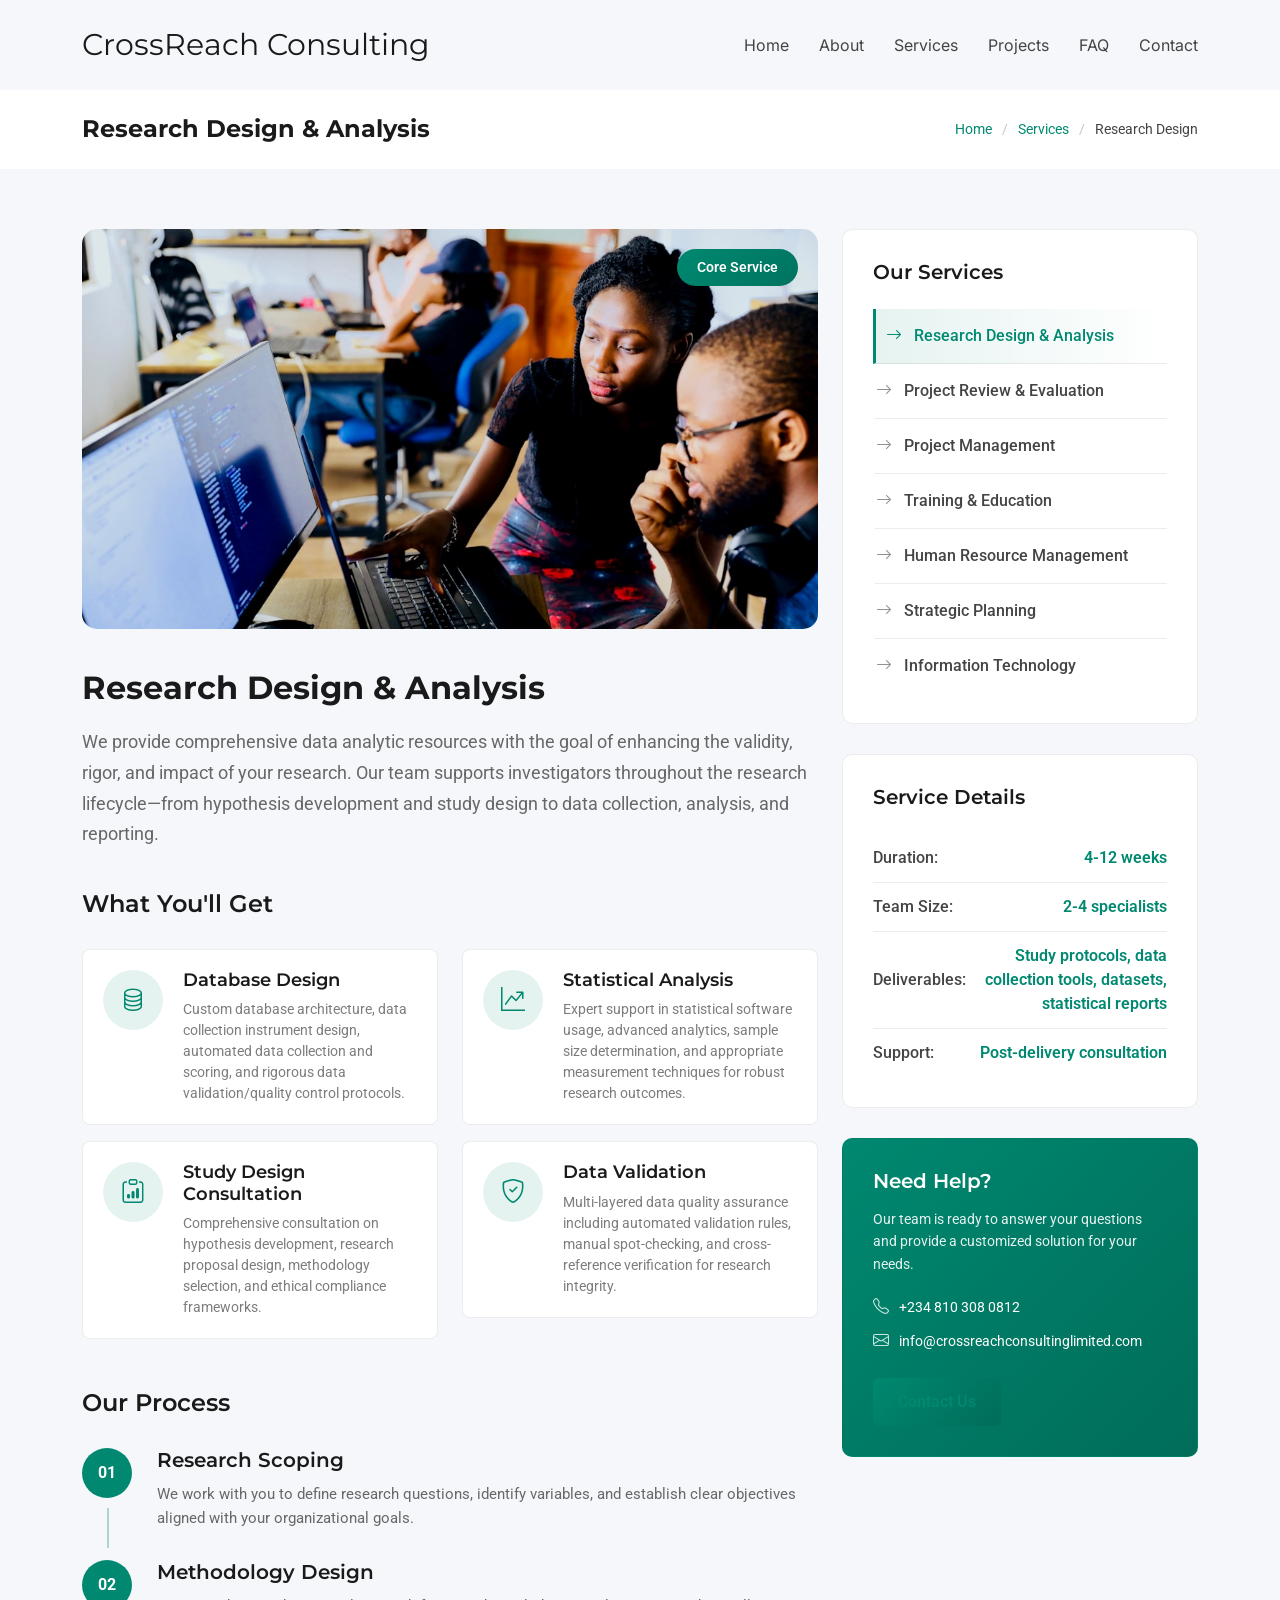
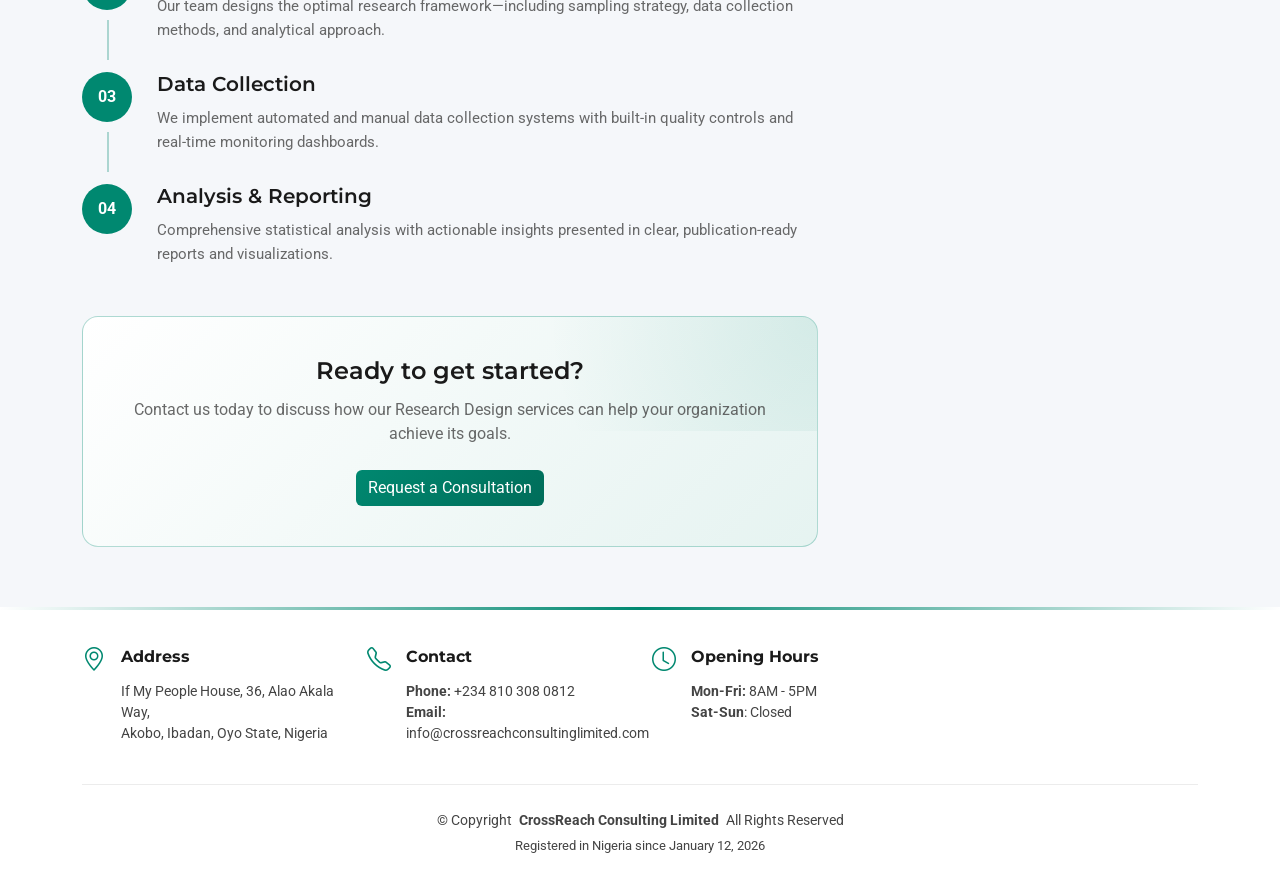
<file: service-research-design.html>
<!DOCTYPE html>
<html lang="en">

<head>
  <meta charset="utf-8">
  <meta content="width=device-width, initial-scale=1.0" name="viewport">
  <title>Research Design & Analysis | CrossReach Consulting Limited</title>
  <meta name="description" content="We provide comprehensive data analytic resources with the goal of enhancing the validity, rigor, and impact of your research. Our team supports investigators th...">
  <meta name="keywords" content="consulting, research design, Nigeria, capacity building, crossreach consulting">

  <!-- Favicons -->
  <link href="assets/img/favicon.png" rel="icon">
  <link href="assets/img/apple-touch-icon.png" rel="apple-touch-icon">

  <!-- Fonts -->
  <link href="https://fonts.googleapis.com" rel="preconnect">
  <link href="https://fonts.gstatic.com" rel="preconnect" crossorigin>
  <link href="https://fonts.googleapis.com/css2?family=Roboto:ital,wght@0,100;0,300;0,400;0,500;0,700;0,900;1,100;1,300;1,400;1,500;1,700;1,900&family=Montserrat:ital,wght@0,100;0,200;0,300;0,400;0,500;0,600;0,700;0,800;0,900;1,100;1,200;1,300;1,400;1,500;1,600;1,700;1,800;1,900&family=Inter:wght@100;200;300;400;500;600;700;800;900&display=swap" rel="stylesheet">

  <!-- Vendor CSS Files -->
  <link href="assets/vendor/bootstrap/css/bootstrap.min.css" rel="stylesheet">
  <link href="assets/vendor/bootstrap-icons/bootstrap-icons.css" rel="stylesheet">
  <link href="assets/vendor/aos/aos.css" rel="stylesheet">

  <!-- Main CSS File -->
  <link href="assets/css/main.css" rel="stylesheet">

</head>

<body class="service-details-page">
  <div id="scroll-progress"></div>

  <header id="header" class="header d-flex align-items-center sticky-top">
    <div class="container position-relative d-flex align-items-center justify-content-between">

      <a href="index.html" class="logo d-flex align-items-center me-auto me-xl-0">
        <h1 class="sitename">CrossReach Consulting</h1>
      </a>

      <nav id="navmenu" class="navmenu">
        <ul>
          <li><a href="index.html#hero">Home</a></li>
          <li><a href="index.html#about">About</a></li>
          <li><a href="index.html#services">Services</a></li>
          <li><a href="index.html#portfolio">Projects</a></li>
          <li><a href="index.html#faq">FAQ</a></li>
          <li><a href="index.html#contact">Contact</a></li>
        </ul>
        <i class="mobile-nav-toggle d-xl-none bi bi-list"></i>
      </nav>


    </div>
  </header>

  <main class="main">

    <!-- Page Title -->
    <div class="page-title light-background">
      <div class="container d-lg-flex justify-content-between align-items-center">
        <h1 class="mb-2 mb-lg-0">Research Design & Analysis</h1>
        <nav class="breadcrumbs">
          <ol>
            <li><a href="index.html">Home</a></li>
            <li><a href="index.html#services">Services</a></li>
            <li class="current">Research Design</li>
          </ol>
        </nav>
      </div>
    </div><!-- End Page Title -->

    <!-- Service Details Section -->
    <section id="service-details" class="service-details section">

      <div class="container" data-aos="fade-up" data-aos-delay="100">

        <div class="row gy-5">

          <div class="col-lg-8" data-aos="fade-up" data-aos-delay="200">
            <div class="service-hero">
              <img src="assets/img/about/about-nigerian-team.webp" alt="Research Design & Analysis" class="img-fluid">
              <div class="service-badge">
                <span>Core Service</span>
              </div>
            </div>

            <div class="service-content">
              <div class="service-header">
                <h2>Research Design & Analysis</h2>
                <p class="service-intro">We provide comprehensive data analytic resources with the goal of enhancing the validity, rigor, and impact of your research. Our team supports investigators throughout the research lifecycle—from hypothesis development and study design to data collection, analysis, and reporting.</p>
              </div>

              <div class="service-features">
                <h4>What You'll Get</h4>
                <div class="row gy-3">
                  <div class="col-md-6">
                    <div class="feature-item">
                      <div class="feature-icon">
                        <i class="bi bi-database"></i>
                      </div>
                      <div class="feature-content">
                        <h5>Database Design</h5>
                        <p>Custom database architecture, data collection instrument design, automated data collection and scoring, and rigorous data validation/quality control protocols.</p>
                      </div>
                    </div>
                  </div>
                  <div class="col-md-6">
                    <div class="feature-item">
                      <div class="feature-icon">
                        <i class="bi bi-graph-up-arrow"></i>
                      </div>
                      <div class="feature-content">
                        <h5>Statistical Analysis</h5>
                        <p>Expert support in statistical software usage, advanced analytics, sample size determination, and appropriate measurement techniques for robust research outcomes.</p>
                      </div>
                    </div>
                  </div>
                  <div class="col-md-6">
                    <div class="feature-item">
                      <div class="feature-icon">
                        <i class="bi bi-clipboard-data"></i>
                      </div>
                      <div class="feature-content">
                        <h5>Study Design Consultation</h5>
                        <p>Comprehensive consultation on hypothesis development, research proposal design, methodology selection, and ethical compliance frameworks.</p>
                      </div>
                    </div>
                  </div>
                  <div class="col-md-6">
                    <div class="feature-item">
                      <div class="feature-icon">
                        <i class="bi bi-shield-check"></i>
                      </div>
                      <div class="feature-content">
                        <h5>Data Validation</h5>
                        <p>Multi-layered data quality assurance including automated validation rules, manual spot-checking, and cross-reference verification for research integrity.</p>
                      </div>
                    </div>
                  </div>
                </div>
              </div>

              <div class="service-process">
                <h4>Our Process</h4>
                <div class="process-steps">
                  <div class="process-step">
                    <div class="step-number">01</div>
                    <div class="step-content">
                      <h5>Research Scoping</h5>
                      <p>We work with you to define research questions, identify variables, and establish clear objectives aligned with your organizational goals.</p>
                    </div>
                  </div>
                  <div class="process-step">
                    <div class="step-number">02</div>
                    <div class="step-content">
                      <h5>Methodology Design</h5>
                      <p>Our team designs the optimal research framework—including sampling strategy, data collection methods, and analytical approach.</p>
                    </div>
                  </div>
                  <div class="process-step">
                    <div class="step-number">03</div>
                    <div class="step-content">
                      <h5>Data Collection</h5>
                      <p>We implement automated and manual data collection systems with built-in quality controls and real-time monitoring dashboards.</p>
                    </div>
                  </div>
                  <div class="process-step">
                    <div class="step-number">04</div>
                    <div class="step-content">
                      <h5>Analysis & Reporting</h5>
                      <p>Comprehensive statistical analysis with actionable insights presented in clear, publication-ready reports and visualizations.</p>
                    </div>
                  </div>
                </div>
              </div>

              <div class="service-cta" data-aos="fade-up" data-aos-delay="300">
                <div class="cta-inner">
                  <h4>Ready to get started?</h4>
                  <p>Contact us today to discuss how our Research Design services can help your organization achieve its goals.</p>
                  <a href="index.html#contact" class="btn btn-primary">Request a Consultation</a>
                </div>
              </div>
            </div>
          </div>

          <div class="col-lg-4" data-aos="fade-up" data-aos-delay="400">
            <div class="service-sidebar">

              <div class="service-menu">
                <h4>Our Services</h4>
                <div class="menu-list">
                  <a href="service-research-design.html" class="menu-item active">
                    <i class="bi bi-arrow-right"></i>
                    <span>Research Design & Analysis</span>
                  </a>
                  <a href="service-project-review.html" class="menu-item">
                    <i class="bi bi-arrow-right"></i>
                    <span>Project Review & Evaluation</span>
                  </a>
                  <a href="service-project-management.html" class="menu-item">
                    <i class="bi bi-arrow-right"></i>
                    <span>Project Management</span>
                  </a>
                  <a href="service-training-education.html" class="menu-item">
                    <i class="bi bi-arrow-right"></i>
                    <span>Training & Education</span>
                  </a>
                  <a href="service-human-resource.html" class="menu-item">
                    <i class="bi bi-arrow-right"></i>
                    <span>Human Resource Management</span>
                  </a>
                  <a href="service-strategic-planning.html" class="menu-item">
                    <i class="bi bi-arrow-right"></i>
                    <span>Strategic Planning</span>
                  </a>
                  <a href="service-information-technology.html" class="menu-item">
                    <i class="bi bi-arrow-right"></i>
                    <span>Information Technology</span>
                  </a>
                </div>
              </div>

              <div class="service-info">
                <h4>Service Details</h4>
                <div class="info-list">
                  <div class="info-item">
                    <span class="info-label">Duration:</span>
                    <span class="info-value">4-12 weeks</span>
                  </div>
                  <div class="info-item">
                    <span class="info-label">Team Size:</span>
                    <span class="info-value">2-4 specialists</span>
                  </div>
                  <div class="info-item">
                    <span class="info-label">Deliverables:</span>
                    <span class="info-value" style="text-align: right;">Study protocols, data collection tools, datasets, statistical reports</span>
                  </div>
                  <div class="info-item">
                    <span class="info-label">Support:</span>
                    <span class="info-value">Post-delivery consultation</span>
                  </div>
                </div>
              </div>

              <div class="contact-card">
                <div class="contact-content">
                  <h4>Need Help?</h4>
                  <p>Our team is ready to answer your questions and provide a customized solution for your needs.</p>
                  <div class="contact-info">
                    <div class="contact-item">
                      <i class="bi bi-telephone"></i>
                      <span>+234 810 308 0812</span>
                    </div>
                    <div class="contact-item">
                      <i class="bi bi-envelope"></i>
                      <span>info@crossreachconsultinglimited.com</span>
                    </div>
                  </div>
                  <a href="index.html#contact" class="btn btn-primary">Contact Us</a>
                </div>
              </div>

            </div>
          </div>

        </div>

      </div>

    </section><!-- /Service Details Section -->

  </main>

  <footer id="footer" class="footer light-background">

    <div class="container">
      <div class="row gy-3">
        <div class="col-lg-3 col-md-6 d-flex">
          <i class="bi bi-geo-alt icon"></i>
          <div class="address">
            <h4>Address</h4>
            <p>If My People House, 36, Alao Akala Way,</p>
            <p>Akobo, Ibadan, Oyo State, Nigeria</p>
            <p></p>
          </div>

        </div>

        <div class="col-lg-3 col-md-6 d-flex">
          <i class="bi bi-telephone icon"></i>
          <div>
            <h4>Contact</h4>
            <p>
              <strong>Phone:</strong> <span>+234 810 308 0812</span><br>
              <strong>Email:</strong> <span>info@crossreachconsultinglimited.com</span><br>
            </p>
          </div>
        </div>

        <div class="col-lg-3 col-md-6 d-flex">
          <i class="bi bi-clock icon"></i>
          <div>
            <h4>Opening Hours</h4>
            <p>
              <strong>Mon-Fri:</strong> <span>8AM - 5PM</span><br>
              <strong>Sat-Sun</strong>: <span>Closed</span>
            </p>
          </div>
        </div>    </div>

    <div class="container copyright text-center mt-4">
      <p>© <span>Copyright</span> <strong class="px-1 sitename">CrossReach Consulting Limited</strong> <span>All Rights Reserved</span></p>
      <div class="credits">
        <span>Registered in Nigeria since January 12, 2026</span>
      </div>
    </div>

  </footer>

  <!-- Scroll Top -->
  <a href="#" id="scroll-top" class="scroll-top d-flex align-items-center justify-content-center"><i class="bi bi-arrow-up-short"></i></a>

  <!-- Preloader -->
  <div id="preloader"></div>

  <!-- Scroll Progress Bar Script -->
  <script>
    window.addEventListener('scroll', function() {
      const winScroll = document.body.scrollTop || document.documentElement.scrollTop;
      const height = document.documentElement.scrollHeight - document.documentElement.clientHeight;
      const scrolled = (winScroll / height) * 100;
      document.getElementById('scroll-progress').style.width = scrolled + '%';
    });
  </script>

  <!-- Vendor JS Files -->
  <script src="assets/vendor/bootstrap/js/bootstrap.bundle.min.js"></script>
  <script src="assets/vendor/aos/aos.js"></script>

  <!-- Main JS File -->
  <script src="assets/js/main.js"></script>

</body>
</file>
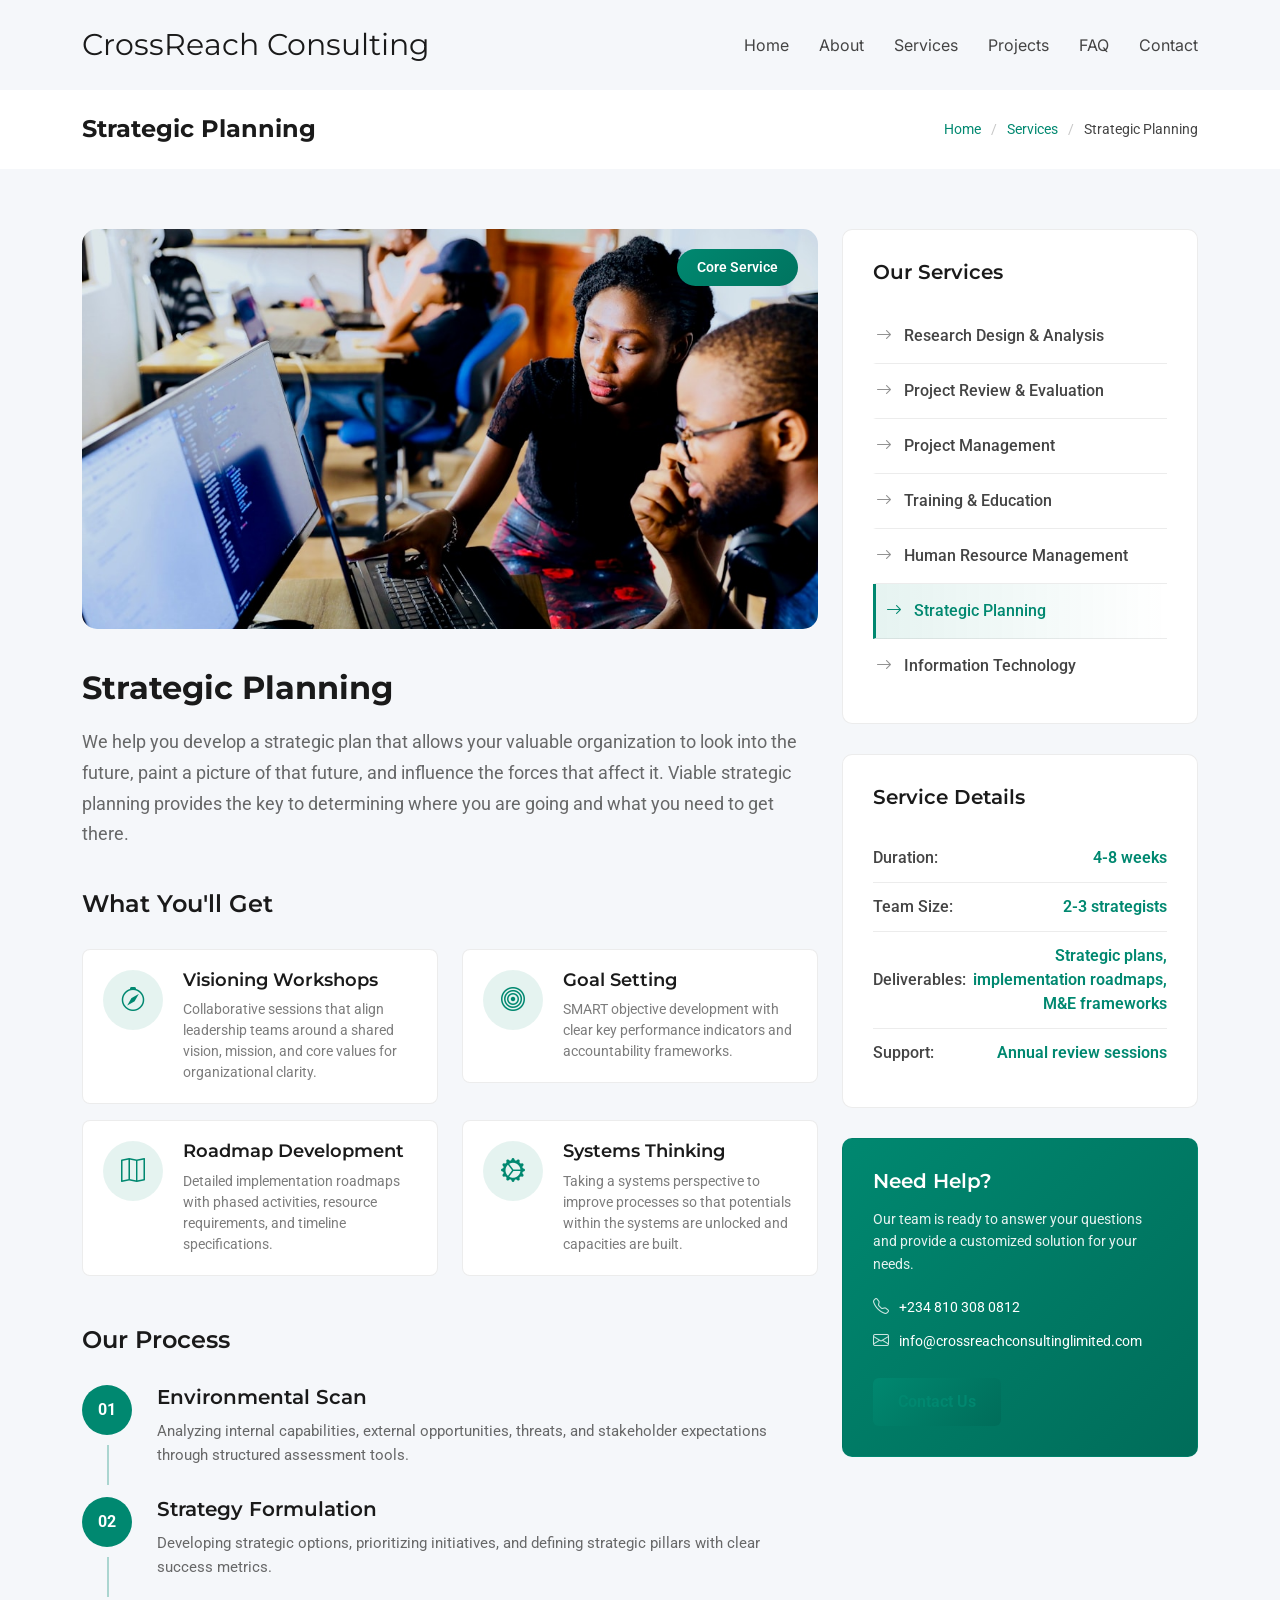
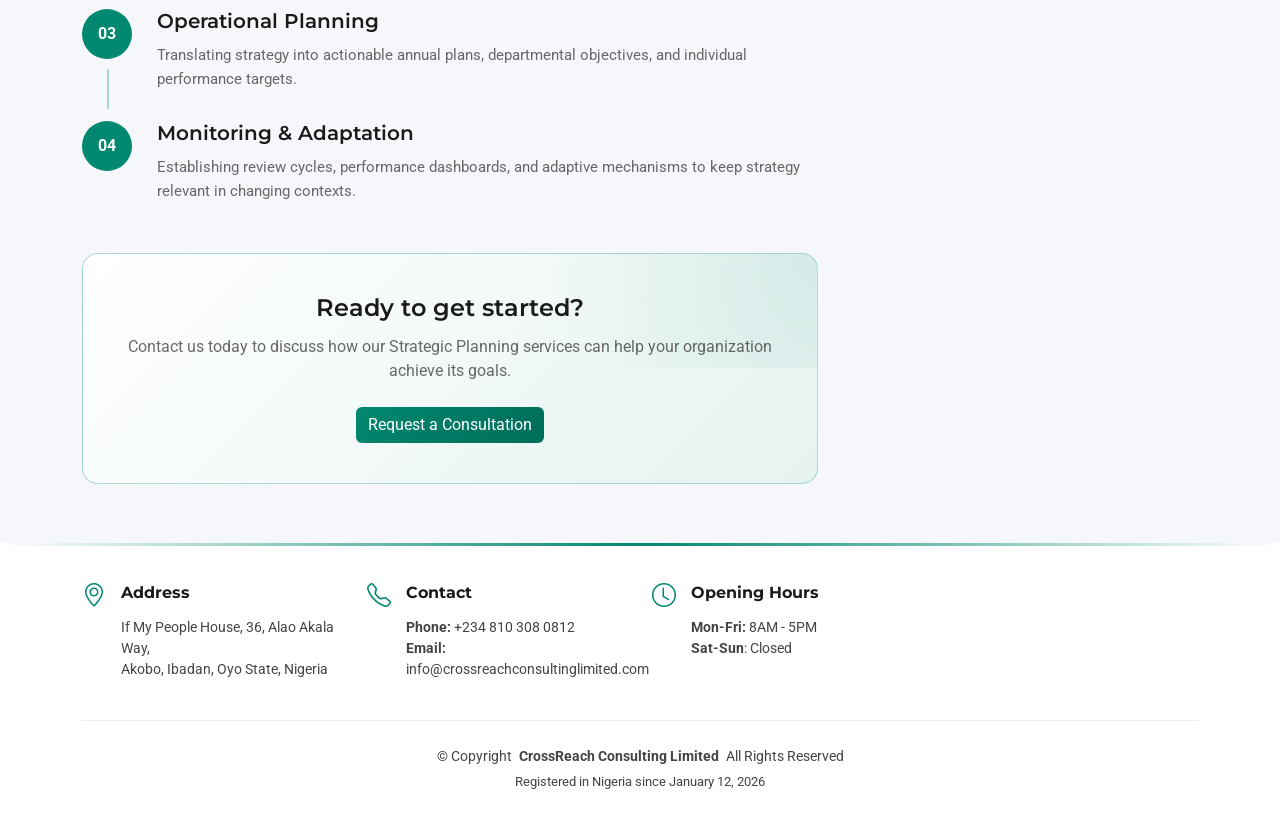
<file: service-strategic-planning.html>
<!DOCTYPE html>
<html lang="en">

<head>
  <meta charset="utf-8">
  <meta content="width=device-width, initial-scale=1.0" name="viewport">
  <title>Strategic Planning | CrossReach Consulting Limited</title>
  <meta name="description" content="We help you develop a strategic plan that allows your valuable organization to look into the future, paint a picture of that future, and influence the forces th...">
  <meta name="keywords" content="consulting, strategic planning, Nigeria, capacity building, crossreach consulting">

  <!-- Favicons -->
  <link href="assets/img/favicon.png" rel="icon">
  <link href="assets/img/apple-touch-icon.png" rel="apple-touch-icon">

  <!-- Fonts -->
  <link href="https://fonts.googleapis.com" rel="preconnect">
  <link href="https://fonts.gstatic.com" rel="preconnect" crossorigin>
  <link href="https://fonts.googleapis.com/css2?family=Roboto:ital,wght@0,100;0,300;0,400;0,500;0,700;0,900;1,100;1,300;1,400;1,500;1,700;1,900&family=Montserrat:ital,wght@0,100;0,200;0,300;0,400;0,500;0,600;0,700;0,800;0,900;1,100;1,200;1,300;1,400;1,500;1,600;1,700;1,800;1,900&family=Inter:wght@100;200;300;400;500;600;700;800;900&display=swap" rel="stylesheet">

  <!-- Vendor CSS Files -->
  <link href="assets/vendor/bootstrap/css/bootstrap.min.css" rel="stylesheet">
  <link href="assets/vendor/bootstrap-icons/bootstrap-icons.css" rel="stylesheet">
  <link href="assets/vendor/aos/aos.css" rel="stylesheet">

  <!-- Main CSS File -->
  <link href="assets/css/main.css" rel="stylesheet">

</head>

<body class="service-details-page">
  <div id="scroll-progress"></div>

  <header id="header" class="header d-flex align-items-center sticky-top">
    <div class="container position-relative d-flex align-items-center justify-content-between">

      <a href="index.html" class="logo d-flex align-items-center me-auto me-xl-0">
        <h1 class="sitename">CrossReach Consulting</h1>
      </a>

      <nav id="navmenu" class="navmenu">
        <ul>
          <li><a href="index.html#hero">Home</a></li>
          <li><a href="index.html#about">About</a></li>
          <li><a href="index.html#services">Services</a></li>
          <li><a href="index.html#portfolio">Projects</a></li>
          <li><a href="index.html#faq">FAQ</a></li>
          <li><a href="index.html#contact">Contact</a></li>
        </ul>
        <i class="mobile-nav-toggle d-xl-none bi bi-list"></i>
      </nav>


    </div>
  </header>

  <main class="main">

    <!-- Page Title -->
    <div class="page-title light-background">
      <div class="container d-lg-flex justify-content-between align-items-center">
        <h1 class="mb-2 mb-lg-0">Strategic Planning</h1>
        <nav class="breadcrumbs">
          <ol>
            <li><a href="index.html">Home</a></li>
            <li><a href="index.html#services">Services</a></li>
            <li class="current">Strategic Planning</li>
          </ol>
        </nav>
      </div>
    </div><!-- End Page Title -->

    <!-- Service Details Section -->
    <section id="service-details" class="service-details section">

      <div class="container" data-aos="fade-up" data-aos-delay="100">

        <div class="row gy-5">

          <div class="col-lg-8" data-aos="fade-up" data-aos-delay="200">
            <div class="service-hero">
              <img src="assets/img/about/about-nigerian-team.webp" alt="Strategic Planning" class="img-fluid">
              <div class="service-badge">
                <span>Core Service</span>
              </div>
            </div>

            <div class="service-content">
              <div class="service-header">
                <h2>Strategic Planning</h2>
                <p class="service-intro">We help you develop a strategic plan that allows your valuable organization to look into the future, paint a picture of that future, and influence the forces that affect it. Viable strategic planning provides the key to determining where you are going and what you need to get there.</p>
              </div>

              <div class="service-features">
                <h4>What You'll Get</h4>
                <div class="row gy-3">
                  <div class="col-md-6">
                    <div class="feature-item">
                      <div class="feature-icon">
                        <i class="bi bi-compass"></i>
                      </div>
                      <div class="feature-content">
                        <h5>Visioning Workshops</h5>
                        <p>Collaborative sessions that align leadership teams around a shared vision, mission, and core values for organizational clarity.</p>
                      </div>
                    </div>
                  </div>
                  <div class="col-md-6">
                    <div class="feature-item">
                      <div class="feature-icon">
                        <i class="bi bi-bullseye"></i>
                      </div>
                      <div class="feature-content">
                        <h5>Goal Setting</h5>
                        <p>SMART objective development with clear key performance indicators and accountability frameworks.</p>
                      </div>
                    </div>
                  </div>
                  <div class="col-md-6">
                    <div class="feature-item">
                      <div class="feature-icon">
                        <i class="bi bi-map"></i>
                      </div>
                      <div class="feature-content">
                        <h5>Roadmap Development</h5>
                        <p>Detailed implementation roadmaps with phased activities, resource requirements, and timeline specifications.</p>
                      </div>
                    </div>
                  </div>
                  <div class="col-md-6">
                    <div class="feature-item">
                      <div class="feature-icon">
                        <i class="bi bi-gear-wide-connected"></i>
                      </div>
                      <div class="feature-content">
                        <h5>Systems Thinking</h5>
                        <p>Taking a systems perspective to improve processes so that potentials within the systems are unlocked and capacities are built.</p>
                      </div>
                    </div>
                  </div>
                </div>
              </div>

              <div class="service-process">
                <h4>Our Process</h4>
                <div class="process-steps">
                  <div class="process-step">
                    <div class="step-number">01</div>
                    <div class="step-content">
                      <h5>Environmental Scan</h5>
                      <p>Analyzing internal capabilities, external opportunities, threats, and stakeholder expectations through structured assessment tools.</p>
                    </div>
                  </div>
                  <div class="process-step">
                    <div class="step-number">02</div>
                    <div class="step-content">
                      <h5>Strategy Formulation</h5>
                      <p>Developing strategic options, prioritizing initiatives, and defining strategic pillars with clear success metrics.</p>
                    </div>
                  </div>
                  <div class="process-step">
                    <div class="step-number">03</div>
                    <div class="step-content">
                      <h5>Operational Planning</h5>
                      <p>Translating strategy into actionable annual plans, departmental objectives, and individual performance targets.</p>
                    </div>
                  </div>
                  <div class="process-step">
                    <div class="step-number">04</div>
                    <div class="step-content">
                      <h5>Monitoring & Adaptation</h5>
                      <p>Establishing review cycles, performance dashboards, and adaptive mechanisms to keep strategy relevant in changing contexts.</p>
                    </div>
                  </div>
                </div>
              </div>

              <div class="service-cta" data-aos="fade-up" data-aos-delay="300">
                <div class="cta-inner">
                  <h4>Ready to get started?</h4>
                  <p>Contact us today to discuss how our Strategic Planning services can help your organization achieve its goals.</p>
                  <a href="index.html#contact" class="btn btn-primary">Request a Consultation</a>
                </div>
              </div>
            </div>
          </div>

          <div class="col-lg-4" data-aos="fade-up" data-aos-delay="400">
            <div class="service-sidebar">

              <div class="service-menu">
                <h4>Our Services</h4>
                <div class="menu-list">
                  <a href="service-research-design.html" class="menu-item">
                    <i class="bi bi-arrow-right"></i>
                    <span>Research Design & Analysis</span>
                  </a>
                  <a href="service-project-review.html" class="menu-item">
                    <i class="bi bi-arrow-right"></i>
                    <span>Project Review & Evaluation</span>
                  </a>
                  <a href="service-project-management.html" class="menu-item">
                    <i class="bi bi-arrow-right"></i>
                    <span>Project Management</span>
                  </a>
                  <a href="service-training-education.html" class="menu-item">
                    <i class="bi bi-arrow-right"></i>
                    <span>Training & Education</span>
                  </a>
                  <a href="service-human-resource.html" class="menu-item">
                    <i class="bi bi-arrow-right"></i>
                    <span>Human Resource Management</span>
                  </a>
                  <a href="service-strategic-planning.html" class="menu-item active">
                    <i class="bi bi-arrow-right"></i>
                    <span>Strategic Planning</span>
                  </a>
                  <a href="service-information-technology.html" class="menu-item">
                    <i class="bi bi-arrow-right"></i>
                    <span>Information Technology</span>
                  </a>
                </div>
              </div>

              <div class="service-info">
                <h4>Service Details</h4>
                <div class="info-list">
                  <div class="info-item">
                    <span class="info-label">Duration:</span>
                    <span class="info-value">4-8 weeks</span>
                  </div>
                  <div class="info-item">
                    <span class="info-label">Team Size:</span>
                    <span class="info-value">2-3 strategists</span>
                  </div>
                  <div class="info-item">
                    <span class="info-label">Deliverables:</span>
                    <span class="info-value" style="text-align: right;">Strategic plans, implementation roadmaps, M&E frameworks</span>
                  </div>
                  <div class="info-item">
                    <span class="info-label">Support:</span>
                    <span class="info-value">Annual review sessions</span>
                  </div>
                </div>
              </div>

              <div class="contact-card">
                <div class="contact-content">
                  <h4>Need Help?</h4>
                  <p>Our team is ready to answer your questions and provide a customized solution for your needs.</p>
                  <div class="contact-info">
                    <div class="contact-item">
                      <i class="bi bi-telephone"></i>
                      <span>+234 810 308 0812</span>
                    </div>
                    <div class="contact-item">
                      <i class="bi bi-envelope"></i>
                      <span>info@crossreachconsultinglimited.com</span>
                    </div>
                  </div>
                  <a href="index.html#contact" class="btn btn-primary">Contact Us</a>
                </div>
              </div>

            </div>
          </div>

        </div>

      </div>

    </section><!-- /Service Details Section -->

  </main>

  <footer id="footer" class="footer light-background">

    <div class="container">
      <div class="row gy-3">
        <div class="col-lg-3 col-md-6 d-flex">
          <i class="bi bi-geo-alt icon"></i>
          <div class="address">
            <h4>Address</h4>
            <p>If My People House, 36, Alao Akala Way,</p>
            <p>Akobo, Ibadan, Oyo State, Nigeria</p>
            <p></p>
          </div>

        </div>

        <div class="col-lg-3 col-md-6 d-flex">
          <i class="bi bi-telephone icon"></i>
          <div>
            <h4>Contact</h4>
            <p>
              <strong>Phone:</strong> <span>+234 810 308 0812</span><br>
              <strong>Email:</strong> <span>info@crossreachconsultinglimited.com</span><br>
            </p>
          </div>
        </div>

        <div class="col-lg-3 col-md-6 d-flex">
          <i class="bi bi-clock icon"></i>
          <div>
            <h4>Opening Hours</h4>
            <p>
              <strong>Mon-Fri:</strong> <span>8AM - 5PM</span><br>
              <strong>Sat-Sun</strong>: <span>Closed</span>
            </p>
          </div>
        </div>    </div>

    <div class="container copyright text-center mt-4">
      <p>© <span>Copyright</span> <strong class="px-1 sitename">CrossReach Consulting Limited</strong> <span>All Rights Reserved</span></p>
      <div class="credits">
        <span>Registered in Nigeria since January 12, 2026</span>
      </div>
    </div>

  </footer>

  <!-- Scroll Top -->
  <a href="#" id="scroll-top" class="scroll-top d-flex align-items-center justify-content-center"><i class="bi bi-arrow-up-short"></i></a>

  <!-- Preloader -->
  <div id="preloader"></div>

  <!-- Scroll Progress Bar Script -->
  <script>
    window.addEventListener('scroll', function() {
      const winScroll = document.body.scrollTop || document.documentElement.scrollTop;
      const height = document.documentElement.scrollHeight - document.documentElement.clientHeight;
      const scrolled = (winScroll / height) * 100;
      document.getElementById('scroll-progress').style.width = scrolled + '%';
    });
  </script>

  <!-- Vendor JS Files -->
  <script src="assets/vendor/bootstrap/js/bootstrap.bundle.min.js"></script>
  <script src="assets/vendor/aos/aos.js"></script>

  <!-- Main JS File -->
  <script src="assets/js/main.js"></script>

</body>
</file>
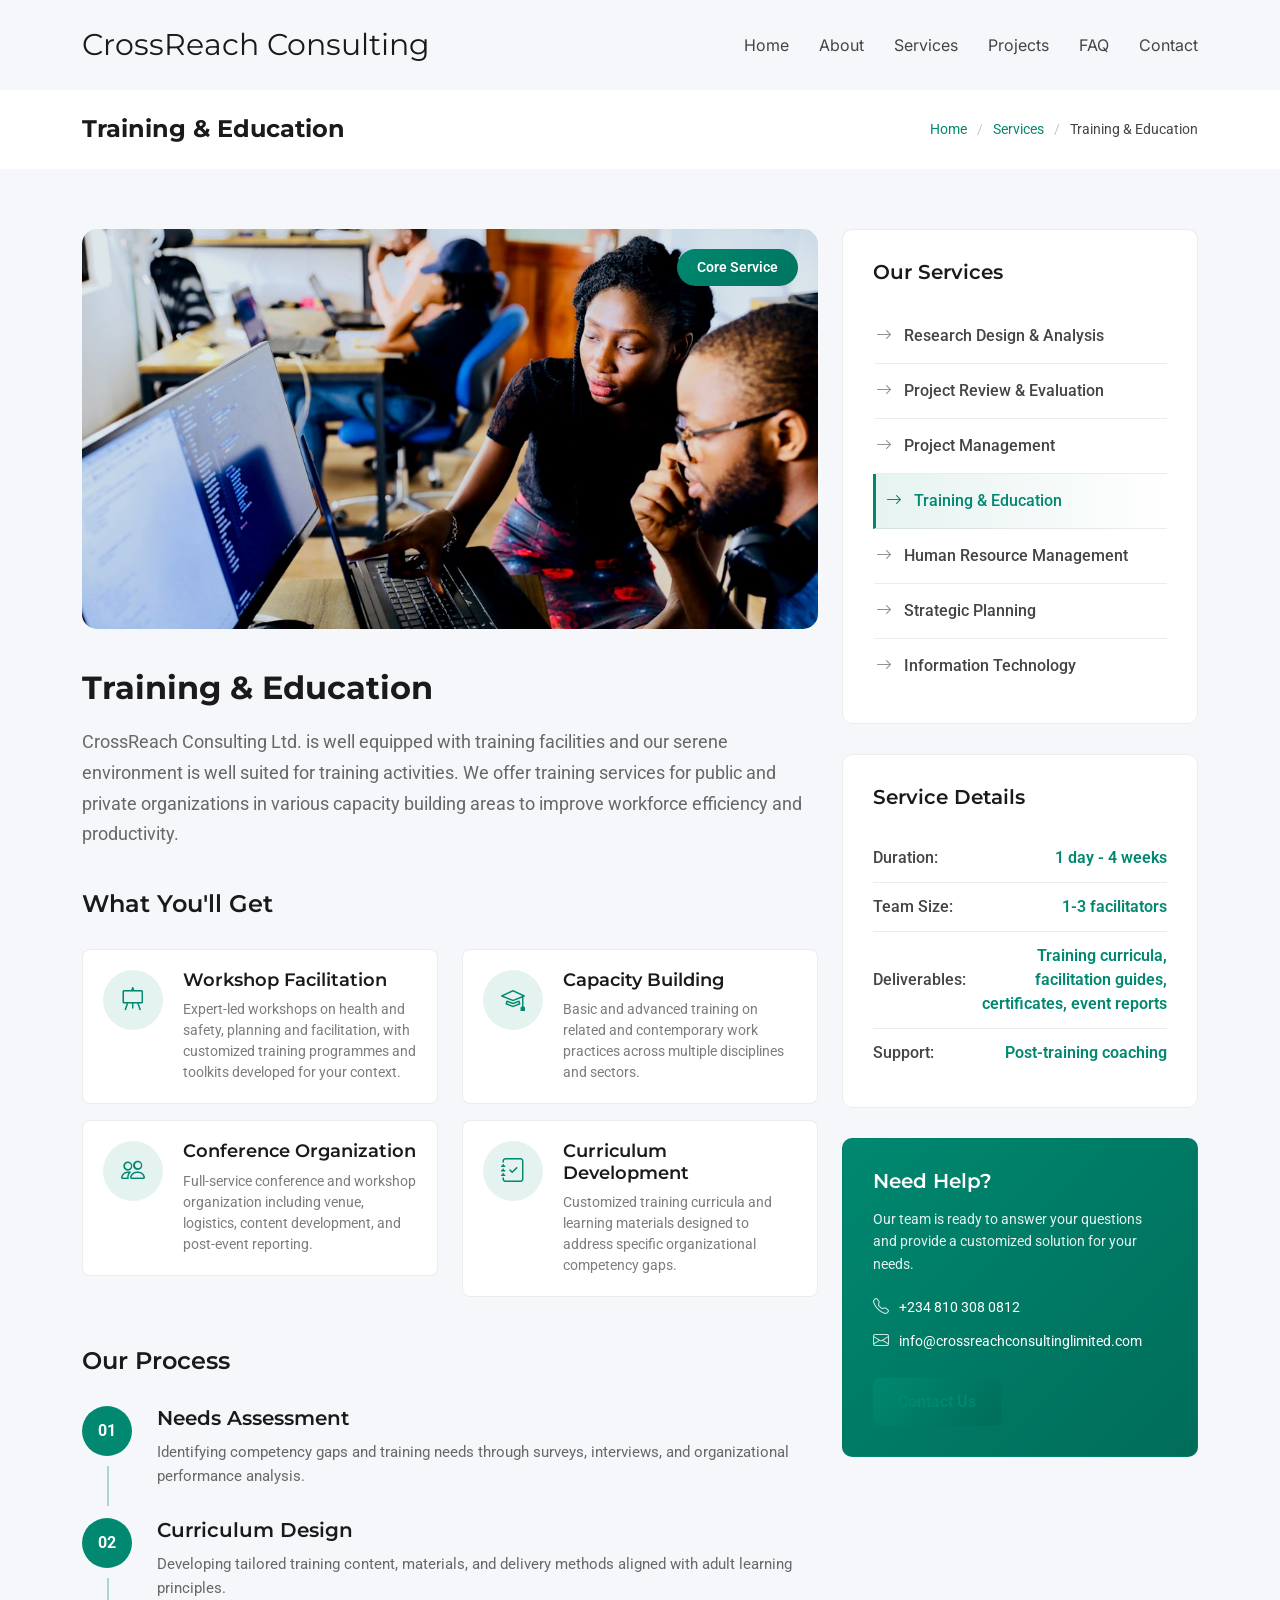
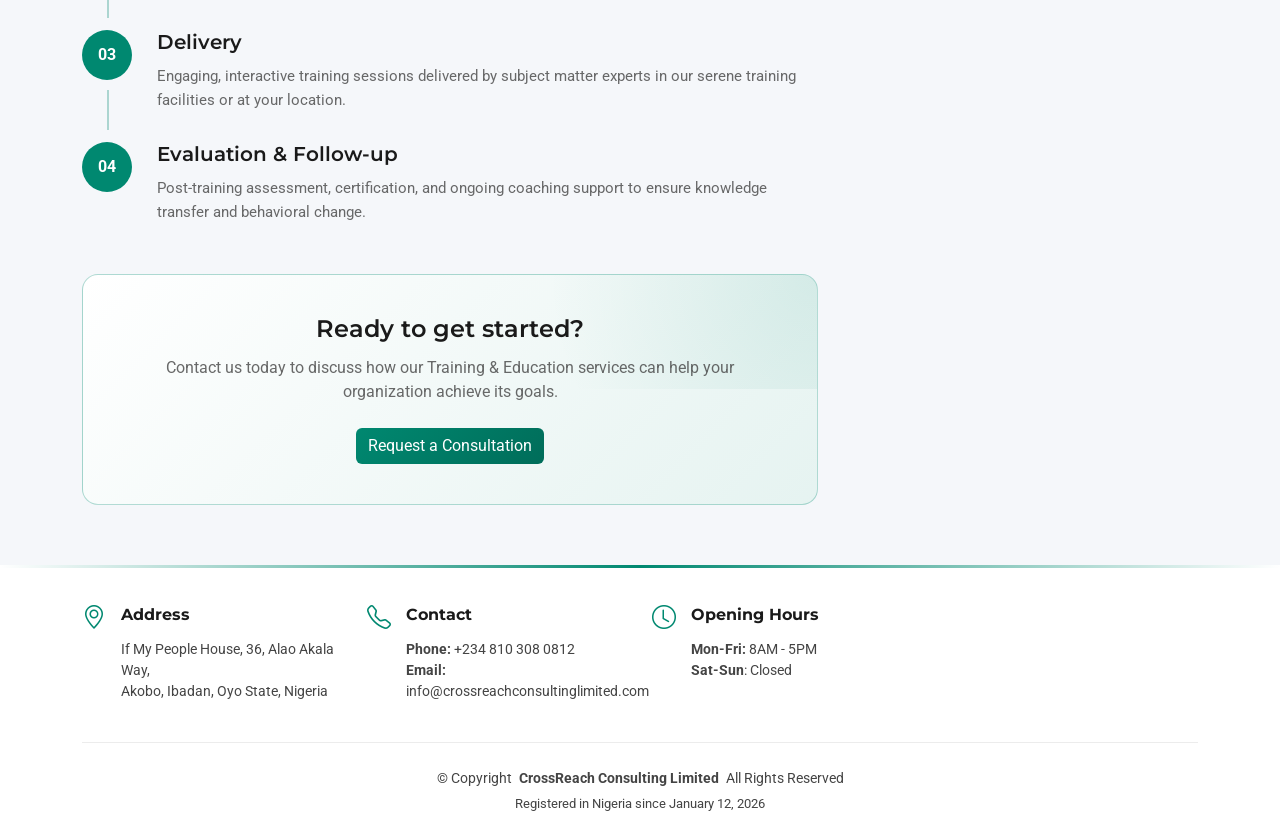
<file: service-training-education.html>
<!DOCTYPE html>
<html lang="en">

<head>
  <meta charset="utf-8">
  <meta content="width=device-width, initial-scale=1.0" name="viewport">
  <title>Training & Education | CrossReach Consulting Limited</title>
  <meta name="description" content="CrossReach Consulting Ltd. is well equipped with training facilities and our serene environment is well suited for training activities. We offer training services ...">
  <meta name="keywords" content="consulting, training & education, Nigeria, capacity building, crossreach consulting">

  <!-- Favicons -->
  <link href="assets/img/favicon.png" rel="icon">
  <link href="assets/img/apple-touch-icon.png" rel="apple-touch-icon">

  <!-- Fonts -->
  <link href="https://fonts.googleapis.com" rel="preconnect">
  <link href="https://fonts.gstatic.com" rel="preconnect" crossorigin>
  <link href="https://fonts.googleapis.com/css2?family=Roboto:ital,wght@0,100;0,300;0,400;0,500;0,700;0,900;1,100;1,300;1,400;1,500;1,700;1,900&family=Montserrat:ital,wght@0,100;0,200;0,300;0,400;0,500;0,600;0,700;0,800;0,900;1,100;1,200;1,300;1,400;1,500;1,600;1,700;1,800;1,900&family=Inter:wght@100;200;300;400;500;600;700;800;900&display=swap" rel="stylesheet">

  <!-- Vendor CSS Files -->
  <link href="assets/vendor/bootstrap/css/bootstrap.min.css" rel="stylesheet">
  <link href="assets/vendor/bootstrap-icons/bootstrap-icons.css" rel="stylesheet">
  <link href="assets/vendor/aos/aos.css" rel="stylesheet">

  <!-- Main CSS File -->
  <link href="assets/css/main.css" rel="stylesheet">

</head>

<body class="service-details-page">
  <div id="scroll-progress"></div>

  <header id="header" class="header d-flex align-items-center sticky-top">
    <div class="container position-relative d-flex align-items-center justify-content-between">

      <a href="index.html" class="logo d-flex align-items-center me-auto me-xl-0">
        <h1 class="sitename">CrossReach Consulting</h1>
      </a>

      <nav id="navmenu" class="navmenu">
        <ul>
          <li><a href="index.html#hero">Home</a></li>
          <li><a href="index.html#about">About</a></li>
          <li><a href="index.html#services">Services</a></li>
          <li><a href="index.html#portfolio">Projects</a></li>
          <li><a href="index.html#faq">FAQ</a></li>
          <li><a href="index.html#contact">Contact</a></li>
        </ul>
        <i class="mobile-nav-toggle d-xl-none bi bi-list"></i>
      </nav>


    </div>
  </header>

  <main class="main">

    <!-- Page Title -->
    <div class="page-title light-background">
      <div class="container d-lg-flex justify-content-between align-items-center">
        <h1 class="mb-2 mb-lg-0">Training & Education</h1>
        <nav class="breadcrumbs">
          <ol>
            <li><a href="index.html">Home</a></li>
            <li><a href="index.html#services">Services</a></li>
            <li class="current">Training & Education</li>
          </ol>
        </nav>
      </div>
    </div><!-- End Page Title -->

    <!-- Service Details Section -->
    <section id="service-details" class="service-details section">

      <div class="container" data-aos="fade-up" data-aos-delay="100">

        <div class="row gy-5">

          <div class="col-lg-8" data-aos="fade-up" data-aos-delay="200">
            <div class="service-hero">
              <img src="assets/img/about/about-nigerian-team.webp" alt="Training & Education" class="img-fluid">
              <div class="service-badge">
                <span>Core Service</span>
              </div>
            </div>

            <div class="service-content">
              <div class="service-header">
                <h2>Training & Education</h2>
                <p class="service-intro">CrossReach Consulting Ltd. is well equipped with training facilities and our serene environment is well suited for training activities. We offer training services for public and private organizations in various capacity building areas to improve workforce efficiency and productivity.</p>
              </div>

              <div class="service-features">
                <h4>What You'll Get</h4>
                <div class="row gy-3">
                  <div class="col-md-6">
                    <div class="feature-item">
                      <div class="feature-icon">
                        <i class="bi bi-easel"></i>
                      </div>
                      <div class="feature-content">
                        <h5>Workshop Facilitation</h5>
                        <p>Expert-led workshops on health and safety, planning and facilitation, with customized training programmes and toolkits developed for your context.</p>
                      </div>
                    </div>
                  </div>
                  <div class="col-md-6">
                    <div class="feature-item">
                      <div class="feature-icon">
                        <i class="bi bi-mortarboard"></i>
                      </div>
                      <div class="feature-content">
                        <h5>Capacity Building</h5>
                        <p>Basic and advanced training on related and contemporary work practices across multiple disciplines and sectors.</p>
                      </div>
                    </div>
                  </div>
                  <div class="col-md-6">
                    <div class="feature-item">
                      <div class="feature-icon">
                        <i class="bi bi-people"></i>
                      </div>
                      <div class="feature-content">
                        <h5>Conference Organization</h5>
                        <p>Full-service conference and workshop organization including venue, logistics, content development, and post-event reporting.</p>
                      </div>
                    </div>
                  </div>
                  <div class="col-md-6">
                    <div class="feature-item">
                      <div class="feature-icon">
                        <i class="bi bi-journal-check"></i>
                      </div>
                      <div class="feature-content">
                        <h5>Curriculum Development</h5>
                        <p>Customized training curricula and learning materials designed to address specific organizational competency gaps.</p>
                      </div>
                    </div>
                  </div>
                </div>
              </div>

              <div class="service-process">
                <h4>Our Process</h4>
                <div class="process-steps">
                  <div class="process-step">
                    <div class="step-number">01</div>
                    <div class="step-content">
                      <h5>Needs Assessment</h5>
                      <p>Identifying competency gaps and training needs through surveys, interviews, and organizational performance analysis.</p>
                    </div>
                  </div>
                  <div class="process-step">
                    <div class="step-number">02</div>
                    <div class="step-content">
                      <h5>Curriculum Design</h5>
                      <p>Developing tailored training content, materials, and delivery methods aligned with adult learning principles.</p>
                    </div>
                  </div>
                  <div class="process-step">
                    <div class="step-number">03</div>
                    <div class="step-content">
                      <h5>Delivery</h5>
                      <p>Engaging, interactive training sessions delivered by subject matter experts in our serene training facilities or at your location.</p>
                    </div>
                  </div>
                  <div class="process-step">
                    <div class="step-number">04</div>
                    <div class="step-content">
                      <h5>Evaluation & Follow-up</h5>
                      <p>Post-training assessment, certification, and ongoing coaching support to ensure knowledge transfer and behavioral change.</p>
                    </div>
                  </div>
                </div>
              </div>

              <div class="service-cta" data-aos="fade-up" data-aos-delay="300">
                <div class="cta-inner">
                  <h4>Ready to get started?</h4>
                  <p>Contact us today to discuss how our Training & Education services can help your organization achieve its goals.</p>
                  <a href="index.html#contact" class="btn btn-primary">Request a Consultation</a>
                </div>
              </div>
            </div>
          </div>

          <div class="col-lg-4" data-aos="fade-up" data-aos-delay="400">
            <div class="service-sidebar">

              <div class="service-menu">
                <h4>Our Services</h4>
                <div class="menu-list">
                  <a href="service-research-design.html" class="menu-item">
                    <i class="bi bi-arrow-right"></i>
                    <span>Research Design & Analysis</span>
                  </a>
                  <a href="service-project-review.html" class="menu-item">
                    <i class="bi bi-arrow-right"></i>
                    <span>Project Review & Evaluation</span>
                  </a>
                  <a href="service-project-management.html" class="menu-item">
                    <i class="bi bi-arrow-right"></i>
                    <span>Project Management</span>
                  </a>
                  <a href="service-training-education.html" class="menu-item active">
                    <i class="bi bi-arrow-right"></i>
                    <span>Training & Education</span>
                  </a>
                  <a href="service-human-resource.html" class="menu-item">
                    <i class="bi bi-arrow-right"></i>
                    <span>Human Resource Management</span>
                  </a>
                  <a href="service-strategic-planning.html" class="menu-item">
                    <i class="bi bi-arrow-right"></i>
                    <span>Strategic Planning</span>
                  </a>
                  <a href="service-information-technology.html" class="menu-item">
                    <i class="bi bi-arrow-right"></i>
                    <span>Information Technology</span>
                  </a>
                </div>
              </div>

              <div class="service-info">
                <h4>Service Details</h4>
                <div class="info-list">
                  <div class="info-item">
                    <span class="info-label">Duration:</span>
                    <span class="info-value">1 day - 4 weeks</span>
                  </div>
                  <div class="info-item">
                    <span class="info-label">Team Size:</span>
                    <span class="info-value">1-3 facilitators</span>
                  </div>
                  <div class="info-item">
                    <span class="info-label">Deliverables:</span>
                    <span class="info-value" style="text-align: right;">Training curricula, facilitation guides, certificates, event reports</span>
                  </div>
                  <div class="info-item">
                    <span class="info-label">Support:</span>
                    <span class="info-value">Post-training coaching</span>
                  </div>
                </div>
              </div>

              <div class="contact-card">
                <div class="contact-content">
                  <h4>Need Help?</h4>
                  <p>Our team is ready to answer your questions and provide a customized solution for your needs.</p>
                  <div class="contact-info">
                    <div class="contact-item">
                      <i class="bi bi-telephone"></i>
                      <span>+234 810 308 0812</span>
                    </div>
                    <div class="contact-item">
                      <i class="bi bi-envelope"></i>
                      <span>info@crossreachconsultinglimited.com</span>
                    </div>
                  </div>
                  <a href="index.html#contact" class="btn btn-primary">Contact Us</a>
                </div>
              </div>

            </div>
          </div>

        </div>

      </div>

    </section><!-- /Service Details Section -->

  </main>

  <footer id="footer" class="footer light-background">

    <div class="container">
      <div class="row gy-3">
        <div class="col-lg-3 col-md-6 d-flex">
          <i class="bi bi-geo-alt icon"></i>
          <div class="address">
            <h4>Address</h4>
            <p>If My People House, 36, Alao Akala Way,</p>
            <p>Akobo, Ibadan, Oyo State, Nigeria</p>
            <p></p>
          </div>

        </div>

        <div class="col-lg-3 col-md-6 d-flex">
          <i class="bi bi-telephone icon"></i>
          <div>
            <h4>Contact</h4>
            <p>
              <strong>Phone:</strong> <span>+234 810 308 0812</span><br>
              <strong>Email:</strong> <span>info@crossreachconsultinglimited.com</span><br>
            </p>
          </div>
        </div>

        <div class="col-lg-3 col-md-6 d-flex">
          <i class="bi bi-clock icon"></i>
          <div>
            <h4>Opening Hours</h4>
            <p>
              <strong>Mon-Fri:</strong> <span>8AM - 5PM</span><br>
              <strong>Sat-Sun</strong>: <span>Closed</span>
            </p>
          </div>
        </div>    </div>

    <div class="container copyright text-center mt-4">
      <p>© <span>Copyright</span> <strong class="px-1 sitename">CrossReach Consulting Limited</strong> <span>All Rights Reserved</span></p>
      <div class="credits">
        <span>Registered in Nigeria since January 12, 2026</span>
      </div>
    </div>

  </footer>

  <!-- Scroll Top -->
  <a href="#" id="scroll-top" class="scroll-top d-flex align-items-center justify-content-center"><i class="bi bi-arrow-up-short"></i></a>

  <!-- Preloader -->
  <div id="preloader"></div>

  <!-- Scroll Progress Bar Script -->
  <script>
    window.addEventListener('scroll', function() {
      const winScroll = document.body.scrollTop || document.documentElement.scrollTop;
      const height = document.documentElement.scrollHeight - document.documentElement.clientHeight;
      const scrolled = (winScroll / height) * 100;
      document.getElementById('scroll-progress').style.width = scrolled + '%';
    });
  </script>

  <!-- Vendor JS Files -->
  <script src="assets/vendor/bootstrap/js/bootstrap.bundle.min.js"></script>
  <script src="assets/vendor/aos/aos.js"></script>

  <!-- Main JS File -->
  <script src="assets/js/main.js"></script>

</body>
</file>
<file: assets/css/main.css>
/*--------------------------------------------------------------
# Font & Color Variables
# Help: 
--------------------------------------------------------------*/
/* Fonts */
:root {
  --default-font: "Roboto",  system-ui, -apple-system, "Segoe UI", Roboto, "Helvetica Neue", Arial, "Noto Sans", "Liberation Sans", sans-serif, "Apple Color Emoji", "Segoe UI Emoji", "Segoe UI Symbol", "Noto Color Emoji";
  --heading-font: "Montserrat",  sans-serif;
  --nav-font: "Inter",  sans-serif;
}

/* Global Colors - The following color variables are used throughout the website. Updating them here will change the color scheme of the entire website */
:root { 
  --background-color: #f5f7fa; /* Background color for the entire website, including individual sections */
  --default-color: #444444; /* Default color used for the majority of the text content across the entire website */
  --heading-color: #1a1a1a; /* Color for headings, subheadings and title throughout the website */
  --accent-color: #008870; /* Accent color that represents your brand on the website. It's used for buttons, links, and other elements that need to stand out */
  --surface-color: #ffffff; /* The surface color is used as a background of boxed elements within sections, such as cards, icon boxes, or other elements that require a visual separation from the global background. */
  --contrast-color: #ffffff; /* Contrast color for text, ensuring readability against backgrounds of accent, heading, or default colors. */
}

/* Nav Menu Colors - The following color variables are used specifically for the navigation menu. They are separate from the global colors to allow for more customization options */
:root {
  --nav-color: #444444;  /* The default color of the main navmenu links */
  --nav-hover-color: #008870; /* Applied to main navmenu links when they are hovered over or active */
  --nav-mobile-background-color: #ffffff; /* Used as the background color for mobile navigation menu */
  --nav-dropdown-background-color: #ffffff; /* Used as the background color for dropdown items that appear when hovering over primary navigation items */
  --nav-dropdown-color: #444444; /* Used for navigation links of the dropdown items in the navigation menu. */
  --nav-dropdown-hover-color: #008870; /* Similar to --nav-hover-color, this color is applied to dropdown navigation links when they are hovered over. */
}

/* Color Presets - These classes override global colors when applied to any section or element, providing reuse of the sam color scheme. */

.light-background {
  --background-color: #ffffff;
  --surface-color: #f5f5f5;
}

.dark-background {
  --background-color: #e9ecef;
  --default-color: #444444;
  --heading-color: #1a1a1a;
  --surface-color: #dee2e6;
  --contrast-color: #ffffff;
}

/* Smooth scroll */
:root {
  scroll-behavior: smooth;
}

/*--------------------------------------------------------------
# General Styling & Shared Classes
--------------------------------------------------------------*/
body {
  color: var(--default-color);
  background-color: var(--background-color);
  font-family: var(--default-font);
}

a {
  color: var(--accent-color);
  text-decoration: none;
  transition: 0.3s;
}

a:hover {
  color: color-mix(in srgb, var(--accent-color), transparent 25%);
  text-decoration: none;
}

h1,
h2,
h3,
h4,
h5,
h6 {
  color: var(--heading-color);
  font-family: var(--heading-font);
}

/* PHP Email Form Messages
------------------------------*/
.php-email-form .error-message {
  display: none;
  background: #df1529;
  color: #ffffff;
  text-align: left;
  padding: 15px;
  margin-bottom: 24px;
  font-weight: 600;
}

.php-email-form .sent-message {
  display: none;
  color: #ffffff;
  background: #059652;
  text-align: center;
  padding: 15px;
  margin-bottom: 24px;
  font-weight: 600;
}

.php-email-form .loading {
  display: none;
  background: var(--surface-color);
  text-align: center;
  padding: 15px;
  margin-bottom: 24px;
}

.php-email-form .loading:before {
  content: "";
  display: inline-block;
  border-radius: 50%;
  width: 24px;
  height: 24px;
  margin: 0 10px -6px 0;
  border: 3px solid var(--accent-color);
  border-top-color: var(--surface-color);
  animation: php-email-form-loading 1s linear infinite;
}

@keyframes php-email-form-loading {
  0% {
    transform: rotate(0deg);
  }

  100% {
    transform: rotate(360deg);
  }
}

/*--------------------------------------------------------------
# Global Header
--------------------------------------------------------------*/
.header {
  --background-color: #f5f7fa;
  color: var(--default-color);
  background-color: var(--background-color);
  padding: 15px 0;
  transition: all 0.5s;
  z-index: 997;
}

.header .logo {
  line-height: 1;
}

.header .logo img {
  max-height: 36px;
  margin-right: 8px;
}

.header .logo h1 {
  font-size: 30px;
  margin: 0;
  font-weight: 400;
  color: var(--heading-color);
}

.header .header-social-links {
  padding-right: 15px;
}

.header .header-social-links a {
  color: color-mix(in srgb, var(--default-color), transparent 40%);
  padding-left: 6px;
  display: inline-block;
  transition: 0.3s;
  font-size: 16px;
}

.header .header-social-links a:hover {
  color: var(--accent-color);
}

.header .header-social-links a i {
  line-height: 0px;
}

@media (max-width: 1200px) {
  .header .logo {
    order: 1;
  }

  .header .header-social-links {
    order: 2;
  }

  .header .navmenu {
    order: 3;
  }
}

.scrolled .header {
  backdrop-filter: blur(10px);
  -webkit-backdrop-filter: blur(10px);
  border-bottom: 1px solid color-mix(in srgb, var(--default-color), transparent 80%);
}

/* Global Header on Scroll
------------------------------*/
.scrolled .header {
  --background-color: rgba(255, 255, 255, 0.9);
}

/* Disable backdrop-filter when mobile nav is active to prevent containing block clipping */
.mobile-nav-active .header,
.mobile-nav-active.scrolled .header {
  backdrop-filter: none;
  -webkit-backdrop-filter: none;
}

/*--------------------------------------------------------------
# Navigation Menu
--------------------------------------------------------------*/
/* Navmenu - Desktop */
@media (min-width: 1200px) {
  .navmenu {
    padding: 0;
  }

  .navmenu ul {
    margin: 0;
    padding: 0;
    display: flex;
    list-style: none;
    align-items: center;
  }

  .navmenu li {
    position: relative;
  }

  .navmenu a,
  .navmenu a:focus {
    color: var(--nav-color);
    padding: 18px 15px;
    font-size: 16px;
    font-family: var(--nav-font);
    font-weight: 400;
    display: flex;
    align-items: center;
    justify-content: space-between;
    white-space: nowrap;
    transition: 0.3s;
  }

  .navmenu a i,
  .navmenu a:focus i {
    font-size: 12px;
    line-height: 0;
    margin-left: 5px;
    transition: 0.3s;
  }

  .navmenu li:last-child a {
    padding-right: 0;
  }

  .navmenu li:hover>a,
  .navmenu .active,
  .navmenu .active:focus {
    color: var(--nav-hover-color);
  }

  .navmenu .dropdown ul {
    margin: 0;
    padding: 10px 0;
    background: var(--nav-dropdown-background-color);
    display: block;
    position: absolute;
    visibility: hidden;
    left: 14px;
    top: 130%;
    opacity: 0;
    transition: 0.3s;
    border-radius: 4px;
    z-index: 99;
    box-shadow: 0px 0px 30px rgba(0, 0, 0, 0.1);
  }

  .navmenu .dropdown ul li {
    min-width: 200px;
  }

  .navmenu .dropdown ul a {
    padding: 10px 20px;
    font-size: 15px;
    text-transform: none;
    color: var(--nav-dropdown-color);
  }

  .navmenu .dropdown ul a i {
    font-size: 12px;
  }

  .navmenu .dropdown ul a:hover,
  .navmenu .dropdown ul .active:hover,
  .navmenu .dropdown ul li:hover>a {
    color: var(--nav-dropdown-hover-color);
  }

  .navmenu .dropdown:hover>ul {
    opacity: 1;
    top: 100%;
    visibility: visible;
  }

  .navmenu .dropdown .dropdown ul {
    top: 0;
    left: -90%;
    visibility: hidden;
  }

  .navmenu .dropdown .dropdown:hover>ul {
    opacity: 1;
    top: 0;
    left: -100%;
    visibility: visible;
  }
}

/* Navmenu - Mobile */
@media (max-width: 1199px) {
  .mobile-nav-toggle {
    color: var(--nav-color);
    font-size: 28px;
    line-height: 0;
    margin-right: 10px;
    cursor: pointer;
    transition: color 0.3s;
  }

  .navmenu {
    padding: 0;
    z-index: 9997;
  }

  .navmenu ul {
    display: none;
    list-style: none;
    position: absolute;
    inset: 60px 20px 20px 20px;
    padding: 10px 0;
    margin: 0;
    border-radius: 6px;
    background-color: var(--nav-mobile-background-color);
    overflow-y: auto;
    transition: 0.3s;
    z-index: 9998;
    box-shadow: 0px 0px 30px rgba(0, 0, 0, 0.1);
  }

  .navmenu a,
  .navmenu a:focus {
    color: var(--nav-dropdown-color);
    padding: 10px 20px;
    font-family: var(--nav-font);
    font-size: 17px;
    font-weight: 500;
    display: flex;
    align-items: center;
    justify-content: space-between;
    white-space: nowrap;
    transition: 0.3s;
  }

  .navmenu a i,
  .navmenu a:focus i {
    font-size: 12px;
    line-height: 0;
    margin-left: 5px;
    width: 30px;
    height: 30px;
    display: flex;
    align-items: center;
    justify-content: center;
    border-radius: 50%;
    transition: 0.3s;
    background-color: color-mix(in srgb, var(--accent-color), transparent 90%);
  }

  .navmenu a i:hover,
  .navmenu a:focus i:hover {
    background-color: var(--accent-color);
    color: var(--contrast-color);
  }

  .navmenu a:hover,
  .navmenu .active,
  .navmenu .active:focus {
    color: var(--nav-dropdown-hover-color);
  }

  .navmenu .active i,
  .navmenu .active:focus i {
    background-color: var(--accent-color);
    color: var(--contrast-color);
    transform: rotate(180deg);
  }

  .navmenu .dropdown ul {
    position: static;
    display: none;
    z-index: 99;
    padding: 10px 0;
    margin: 10px 20px;
    background-color: var(--nav-dropdown-background-color);
    border: 1px solid color-mix(in srgb, var(--default-color), transparent 90%);
    box-shadow: none;
    transition: all 0.5s ease-in-out;
  }

  .navmenu .dropdown ul ul {
    background-color: rgba(0, 0, 0, 0.05);
  }

  .navmenu .dropdown>.dropdown-active {
    display: block;
    background-color: rgba(0, 0, 0, 0.02);
  }

  .mobile-nav-active {
    overflow: hidden;
  }

  .mobile-nav-active .mobile-nav-toggle {
    color: var(--contrast-color);
    position: absolute;
    font-size: 32px;
    top: 15px;
    right: 15px;
    margin-right: 0;
    z-index: 9999;
  }

  .mobile-nav-active .navmenu {
    position: fixed;
    overflow: hidden;
    inset: 0;
    background: rgba(0, 0, 0, 0.5);
    transition: 0.3s;
  }

  .mobile-nav-active .navmenu>ul {
    display: block;
  }
}

/*--------------------------------------------------------------
# Global Footer
--------------------------------------------------------------*/
.footer {
  color: var(--default-color);
  background-color: var(--background-color);
  font-size: 14px;
  padding: 40px 0 0 0;
  position: relative;
}

.footer .icon {
  color: var(--accent-color);
  margin-right: 15px;
  font-size: 24px;
  line-height: 0;
}

.footer h4 {
  font-size: 16px;
  font-weight: 700;
  margin-bottom: 15px;
}

.footer .address p {
  margin-bottom: 0px;
}

.footer .social-links a {
  display: flex;
  align-items: center;
  justify-content: center;
  width: 40px;
  height: 40px;
  border-radius: 50%;
  border: 1px solid color-mix(in srgb, var(--default-color), transparent 50%);
  font-size: 16px;
  color: color-mix(in srgb, var(--default-color), transparent 50%);
  margin-right: 10px;
  transition: 0.3s;
}

.footer .social-links a:hover {
  color: var(--accent-color);
  border-color: var(--accent-color);
}

.footer .copyright {
  padding: 25px 0;
  border-top: 1px solid color-mix(in srgb, var(--default-color), transparent 90%);
}

.footer .copyright p {
  margin-bottom: 0;
}

.footer .credits {
  margin-top: 5px;
  font-size: 13px;
}

/*--------------------------------------------------------------
# Preloader
--------------------------------------------------------------*/
#preloader {
  position: fixed;
  inset: 0;
  z-index: 999999;
  overflow: hidden;
  background: var(--background-color);
  transition: all 0.6s ease-out;
}

#preloader:before {
  content: "";
  position: fixed;
  top: calc(50% - 30px);
  left: calc(50% - 30px);
  border: 6px solid #ffffff;
  border-color: var(--accent-color) transparent var(--accent-color) transparent;
  border-radius: 50%;
  width: 60px;
  height: 60px;
  animation: animate-preloader 1.5s linear infinite;
}

@keyframes animate-preloader {
  0% {
    transform: rotate(0deg);
  }

  100% {
    transform: rotate(360deg);
  }
}

/*--------------------------------------------------------------
# Scroll Top Button
--------------------------------------------------------------*/
.scroll-top {
  position: fixed;
  visibility: hidden;
  opacity: 0;
  right: 15px;
  bottom: -15px;
  z-index: 99999;
  background-color: var(--accent-color);
  width: 44px;
  height: 44px;
  border-radius: 50px;
  transition: all 0.4s;
}

.scroll-top i {
  font-size: 24px;
  color: var(--contrast-color);
  line-height: 0;
}

.scroll-top:hover {
  background-color: color-mix(in srgb, var(--accent-color), transparent 20%);
  color: var(--contrast-color);
}

.scroll-top.active {
  visibility: visible;
  opacity: 1;
  bottom: 15px;
}

/*--------------------------------------------------------------
# Disable aos animation delay on mobile devices
--------------------------------------------------------------*/
@media screen and (max-width: 768px) {
  [data-aos-delay] {
    transition-delay: 0 !important;
  }
}

/*--------------------------------------------------------------
# Global Page Titles & Breadcrumbs
--------------------------------------------------------------*/
.page-title {
  color: var(--default-color);
  background-color: var(--background-color);
  padding: 25px 0;
  position: relative;
}

.page-title h1 {
  font-size: 24px;
  font-weight: 700;
}

.page-title .breadcrumbs ol {
  display: flex;
  flex-wrap: wrap;
  list-style: none;
  padding: 0;
  margin: 0;
  font-size: 14px;
  font-weight: 400;
}

.page-title .breadcrumbs ol li+li {
  padding-left: 10px;
}

.page-title .breadcrumbs ol li+li::before {
  content: "/";
  display: inline-block;
  padding-right: 10px;
  color: color-mix(in srgb, var(--default-color), transparent 70%);
}

/*--------------------------------------------------------------
# Global Sections
--------------------------------------------------------------*/
section,
.section {
  color: var(--default-color);
  background-color: var(--background-color);
  padding: 60px 0;
  scroll-margin-top: 90px;
  overflow: clip;
}

@media (max-width: 1199px) {

  section,
  .section {
    scroll-margin-top: 66px;
  }
}

/*--------------------------------------------------------------
# Global Section Titles
--------------------------------------------------------------*/
.section-title {
  text-align: center;
  padding: 30px 0;
  margin-bottom: 30px;
  position: relative;
}

.section-title h2 {
  font-size: 32px;
  font-weight: 700;
  text-transform: uppercase;
  margin-bottom: 20px;
  padding-bottom: 0;
  position: relative;
  z-index: 2;
}

.section-title span {
  position: absolute;
  top: 4px;
  color: color-mix(in srgb, var(--heading-color), transparent 95%);
  left: 0;
  right: 0;
  z-index: 1;
  font-weight: 700;
  font-size: 52px;
  text-transform: uppercase;
  line-height: 1;
}

.section-title p {
  margin-bottom: 0;
  position: relative;
  z-index: 2;
}

@media (max-width: 575px) {
  .section-title h2 {
    font-size: 28px;
    margin-bottom: 15px;
  }

  .section-title span {
    font-size: 38px;
  }
}

/*--------------------------------------------------------------
# Hero Section
--------------------------------------------------------------*/
.hero {
  position: relative;
  min-height: 100vh;
  display: flex;
  align-items: center;
  padding: 80px;
  overflow: hidden;
}

.hero .hero-background {
  position: absolute;
  top: 0;
  left: 0;
  width: 100%;
  height: 100%;
  background: linear-gradient(135deg, color-mix(in srgb, var(--accent-color), transparent 95%) 0%, color-mix(in srgb, var(--heading-color), transparent 97%) 100%);
  z-index: -2;
}

.hero .hero-background::before {
  content: "";
  position: absolute;
  top: 0;
  left: 0;
  width: 100%;
  height: 100%;
  background-image: url("../img/bg/abstract-bg-3.webp");
  background-size: cover;
  background-position: center;
  opacity: 0.1;
  z-index: -1;
}

.hero .hero-overlay {
  position: absolute;
  top: 0;
  left: 0;
  width: 100%;
  height: 100%;
  background: radial-gradient(circle at 30% 20%, color-mix(in srgb, var(--accent-color), transparent 90%) 0%, transparent 50%);
  z-index: -1;
}

.hero .hero-content {
  margin-bottom: 4rem;
}

.hero .hero-content h1 {
  font-size: 4rem;
  font-weight: 800;
  margin-bottom: 2rem;
  line-height: 1.1;
  color: var(--heading-color);
  letter-spacing: -0.02em;
}

@media (max-width: 992px) {
  .hero .hero-content h1 {
    font-size: 3rem;
  }
}

@media (max-width: 768px) {
  .hero .hero-content h1 {
    font-size: 2.5rem;
  }
}

@media (max-width: 576px) {
  .hero .hero-content h1 {
    font-size: 2rem;
  }
}

.hero .hero-content p {
  font-size: 1.25rem;
  margin-bottom: 2.5rem;
  color: color-mix(in srgb, var(--default-color), transparent 20%);
  line-height: 1.6;
  max-width: 600px;
  margin-left: auto;
  margin-right: auto;
}

@media (max-width: 768px) {
  .hero .hero-content p {
    font-size: 1.1rem;
  }
}

.hero .hero-content .hero-btns {
  display: flex;
  gap: 1.5rem;
  justify-content: center;
  align-items: center;
}

@media (max-width: 576px) {
  .hero .hero-content .hero-btns {
    flex-direction: column;
    gap: 1rem;
  }
}

.hero .hero-content .hero-btns .btn {
  padding: 15px 35px;
  font-weight: 600;
  border-radius: 50px;
  transition: all 0.3s ease;
  font-size: 1rem;
  text-transform: uppercase;
  letter-spacing: 0.5px;
}

@media (max-width: 576px) {
  .hero .hero-content .hero-btns .btn {
    width: 100%;
    max-width: 280px;
  }
}

.hero .hero-content .hero-btns .btn-primary {
  background-color: var(--accent-color);
  border-color: var(--accent-color);
  color: var(--contrast-color);
  box-shadow: 0 8px 25px color-mix(in srgb, var(--accent-color), transparent 70%);
}

.hero .hero-content .hero-btns .btn-primary:hover {
  background-color: color-mix(in srgb, var(--accent-color), #000 15%);
  border-color: color-mix(in srgb, var(--accent-color), #000 15%);
  transform: translateY(-2px);
  box-shadow: 0 12px 35px color-mix(in srgb, var(--accent-color), transparent 60%);
}

.hero .hero-content .hero-btns .btn-outline {
  background-color: transparent;
  border: 2px solid var(--default-color);
  color: var(--default-color);
  display: flex;
  align-items: center;
  gap: 0.5rem;
}

.hero .hero-content .hero-btns .btn-outline i {
  font-size: 1.2rem;
}

.hero .hero-content .hero-btns .btn-outline:hover {
  transform: translateY(-2px);
}

.hero .hero-image-container {
  margin-bottom: 4rem;
  position: relative;
}

.hero .hero-image-container .hero-image {
  position: relative;
  border-radius: 25px;
  overflow: hidden;
  box-shadow: 0 25px 60px color-mix(in srgb, var(--default-color), transparent 85%);
}

.hero .hero-image-container .hero-image img {
  width: 100%;
  height: auto;
  border-radius: 25px;
  transition: transform 0.6s ease;
}

.hero .hero-image-container .hero-image img:hover {
  transform: scale(1.05);
}

.hero .hero-image-container .hero-image .image-decoration {
  position: absolute;
  top: -20px;
  right: -20px;
  width: 80px;
  height: 80px;
  background: linear-gradient(45deg, var(--accent-color), color-mix(in srgb, var(--accent-color), #fff 30%));
  border-radius: 50%;
  opacity: 0.8;
  z-index: 1;
}

.hero .hero-image-container .hero-image .image-decoration::before {
  content: "";
  position: absolute;
  top: 50%;
  left: 50%;
  transform: translate(-50%, -50%);
  width: 40px;
  height: 40px;
  border: 3px solid var(--contrast-color);
  border-radius: 50%;
}

@media (max-width: 768px) {
  .hero .hero-image-container .hero-image .image-decoration {
    width: 60px;
    height: 60px;
    top: -15px;
    right: -15px;
  }

  .hero .hero-image-container .hero-image .image-decoration::before {
    width: 30px;
    height: 30px;
  }
}

.hero .hero-stats {
  display: grid;
  grid-template-columns: repeat(auto-fit, minmax(200px, 1fr));
  gap: 2rem;
  text-align: center;
}

@media (max-width: 768px) {
  .hero .hero-stats {
    grid-template-columns: repeat(2, 1fr);
    gap: 1.5rem;
  }
}

@media (max-width: 576px) {
  .hero .hero-stats {
    grid-template-columns: 1fr;
  }
}

.hero .hero-stats .stat-item {
  padding: 2rem 1rem;
  background-color: var(--surface-color);
  border-radius: 15px;
  box-shadow: 0 10px 30px color-mix(in srgb, var(--default-color), transparent 90%);
  transition: all 0.3s ease;
  border: 1px solid color-mix(in srgb, var(--default-color), transparent 90%);
}

.hero .hero-stats .stat-item:hover {
  transform: translateY(-5px);
  box-shadow: 0 20px 45px color-mix(in srgb, var(--default-color), transparent 85%);
}

.hero .hero-stats .stat-item .stat-icon {
  width: 60px;
  height: 60px;
  background: linear-gradient(135deg, var(--accent-color), color-mix(in srgb, var(--accent-color), #fff 20%));
  border-radius: 50%;
  display: flex;
  align-items: center;
  justify-content: center;
  margin: 0 auto 1rem;
}

.hero .hero-stats .stat-item .stat-icon i {
  font-size: 1.5rem;
  color: var(--contrast-color);
}

.hero .hero-stats .stat-item h3 {
  font-size: 2.5rem;
  font-weight: 800;
  color: var(--heading-color);
  margin-bottom: 0.5rem;
  line-height: 1;
}

@media (max-width: 768px) {
  .hero .hero-stats .stat-item h3 {
    font-size: 2rem;
  }
}

.hero .hero-stats .stat-item p {
  font-size: 0.95rem;
  margin-bottom: 0;
  color: color-mix(in srgb, var(--default-color), transparent 30%);
  font-weight: 500;
}

@media (max-width: 992px) {
  .hero {
    padding: 100px 0 60px;
    min-height: auto;
  }

  .hero .hero-content {
    margin-bottom: 3rem;
  }

  .hero .hero-content h1 {
    margin-bottom: 1.5rem;
  }

  .hero .hero-content p {
    margin-bottom: 2rem;
  }

  .hero .hero-image-container {
    margin-bottom: 3rem;
  }
}

/*--------------------------------------------------------------
# About Section
--------------------------------------------------------------*/
.about .image-wrapper {
  position: relative;
}

.about .image-wrapper .image-box {
  position: relative;
  border-radius: 20px;
  overflow: hidden;
  box-shadow: 0 15px 35px rgba(0, 0, 0, 0.1);
}

.about .image-wrapper .image-box img {
  transition: 0.5s transform;
}

.about .image-wrapper .image-box:hover img {
  transform: scale(1.05);
}

.about .image-wrapper .experience-box {
  position: absolute;
  bottom: -30px;
  right: 30px;
  background-color: var(--accent-color);
  color: var(--contrast-color);
  padding: 25px;
  border-radius: 15px;
  text-align: center;
  box-shadow: 0 10px 30px color-mix(in srgb, var(--accent-color), transparent 70%);
}

.about .image-wrapper .experience-box .years {
  font-size: 2.5rem;
  font-weight: 700;
  line-height: 1;
  font-family: var(--heading-font);
}

.about .image-wrapper .experience-box .text {
  font-size: 0.9rem;
  margin-top: 5px;
  line-height: 1.2;
}

.about .content {
  padding-left: 2rem;
}

@media (max-width: 991.98px) {
  .about .content {
    padding-left: 0;
    margin-top: 10px;
  }
}

.about .content .section-header {
  margin-bottom: 2rem;
}

.about .content .section-header .subtitle {
  display: inline-block;
  background-color: color-mix(in srgb, var(--accent-color), transparent 90%);
  color: var(--accent-color);
  padding: 5px 15px;
  border-radius: 50px;
  font-size: 0.9rem;
  margin-bottom: 1rem;
}

.about .content .section-header h2 {
  font-size: 2.5rem;
  margin-bottom: 0;
  font-weight: 700;
}

@media (max-width: 767.98px) {
  .about .content .section-header h2 {
    font-size: 2rem;
  }
}

.about .content .highlight-text {
  font-size: 1.1rem;
  color: color-mix(in srgb, var(--heading-color), transparent 20%);
  margin-bottom: 2rem;
  font-weight: 500;
}

.about .content .features-list {
  margin-bottom: 2.5rem;
}

.about .content .features-list .feature-item {
  display: flex;
  gap: 1.5rem;
  margin-bottom: 2rem;
}

.about .content .features-list .feature-item:last-child {
  margin-bottom: 0;
}

.about .content .features-list .feature-item .icon-box {
  flex-shrink: 0;
  width: 50px;
  height: 50px;
  border-radius: 12px;
  background-color: color-mix(in srgb, var(--accent-color), transparent 92%);
  color: var(--accent-color);
  display: flex;
  align-items: center;
  justify-content: center;
  font-size: 1.5rem;
  transition: 0.3s;
}

.about .content .features-list .feature-item .icon-box:hover {
  background-color: var(--accent-color);
  color: var(--contrast-color);
  transform: translateY(-5px);
}

.about .content .features-list .feature-item .text h4 {
  font-size: 1.2rem;
  margin-bottom: 0.5rem;
  font-weight: 600;
}

.about .content .features-list .feature-item .text p {
  margin-bottom: 0;
  color: color-mix(in srgb, var(--default-color), transparent 20%);
}

/*--------------------------------------------------------------
# Services Section
--------------------------------------------------------------*/
.services .services-container {
  margin-bottom: 60px;
}

.services .services-container .service-item {
  display: flex;
  background-color: var(--surface-color);
  border-radius: 16px;
  overflow: hidden;
  position: relative;
  box-shadow: 0 10px 30px color-mix(in srgb, var(--accent-color), transparent 92%);
  transition: all 0.4s ease;
  height: 100%;
}

.services .services-container .service-item:hover {
  transform: translateY(-8px);
  box-shadow: 0 15px 40px color-mix(in srgb, var(--accent-color), transparent 85%);
}

.services .services-container .service-item:hover .service-icon {
  background-color: var(--accent-color);
  color: var(--contrast-color);
}

.services .services-container .service-item:hover .service-link {
  color: var(--accent-color);
}

.services .services-container .service-item:hover .service-link i {
  transform: translateX(5px);
}

.services .services-container .service-item .service-icon {
  flex: 0 0 90px;
  display: flex;
  align-items: center;
  justify-content: center;
  background-color: color-mix(in srgb, var(--accent-color), transparent 90%);
  color: var(--accent-color);
  font-size: 2rem;
  transition: all 0.3s ease;
}

.services .services-container .service-item .service-content {
  padding: 30px;
  position: relative;
}

.services .services-container .service-item .service-number {
  position: absolute;
  top: 20px;
  right: 20px;
  font-size: 4rem;
  font-weight: 800;
  color: color-mix(in srgb, var(--heading-color), transparent 90%);
  line-height: 1;
  opacity: 0.5;
  z-index: 1;
}

.services .services-container .service-item .service-title {
  font-size: 1.4rem;
  font-weight: 700;
  margin-bottom: 15px;
  color: var(--heading-color);
  position: relative;
  z-index: 2;
}

.services .services-container .service-item .service-text {
  font-size: 0.95rem;
  line-height: 1.7;
  margin-bottom: 20px;
  color: color-mix(in srgb, var(--default-color), transparent 20%);
  position: relative;
  z-index: 2;
}

.services .services-container .service-item .service-link {
  display: inline-flex;
  align-items: center;
  gap: 8px;
  font-weight: 600;
  font-size: 0.9rem;
  color: color-mix(in srgb, var(--accent-color), transparent 20%);
  transition: all 0.3s ease;
  position: relative;
  z-index: 2;
}

.services .services-container .service-item .service-link i {
  transition: transform 0.3s ease;
}

@media (max-width: 768px) {
  .services {
    padding: 60px 0;
  }

  .services .services-container .service-item {
    flex-direction: column;
  }

  .services .services-container .service-item .service-icon {
    flex: 0 0 auto;
    height: 80px;
    width: 100%;
  }
}

/*--------------------------------------------------------------
# Steps Section
--------------------------------------------------------------*/
.steps .process-container {
  max-width: 800px;
  margin: 0 auto;
  padding: 2rem 0;
}

.steps .process-item {
  display: flex;
  flex-direction: column;
  align-items: center;
  position: relative;
  padding-bottom: 2.5rem;
}

.steps .process-item:last-child {
  padding-bottom: 0;
}

.steps .process-item .content {
  width: 100%;
  position: relative;
  background: linear-gradient(145deg, color-mix(in srgb, var(--accent-color), transparent 95%), var(--surface-color));
  border: 2px solid color-mix(in srgb, var(--accent-color), transparent 85%);
  border-radius: 20px;
  transition: transform 0.3s ease, box-shadow 0.3s ease;
}

.steps .process-item .content:hover {
  transform: translateX(10px);
  box-shadow: -8px 8px 25px rgba(0, 0, 0, 0.1);
}

.steps .process-item .content:hover .step-icon {
  background: linear-gradient(135deg, color-mix(in srgb, var(--accent-color), transparent 15%), var(--accent-color));
  transform: rotate(10deg);
}

.steps .process-item .content:hover .step-number {
  transform: translateX(-5px);
  opacity: 1;
}

.steps .process-item .step-number {
  position: absolute;
  left: -30px;
  top: 50%;
  transform: translateY(-50%);
  font-size: 4rem;
  font-weight: 800;
  color: var(--accent-color);
  font-family: var(--heading-font);
  line-height: 1;
  opacity: 0.2;
  transition: transform 0.3s ease, opacity 0.3s ease;
}

.steps .process-item .card-body {
  padding: 2rem;
  display: flex;
  align-items: flex-start;
  gap: 2rem;
}

.steps .process-item .step-icon {
  flex-shrink: 0;
  width: 70px;
  height: 70px;
  background-color: var(--accent-color);
  border-radius: 15px;
  display: grid;
  place-items: center;
  transition: all 0.3s ease;
  box-shadow: 0 5px 15px color-mix(in srgb, var(--accent-color), transparent 70%);
}

.steps .process-item .step-icon i {
  font-size: 2rem;
  color: var(--contrast-color);
}

.steps .process-item .step-content h3 {
  color: var(--heading-color);
  font-size: 1.5rem;
  margin-bottom: 0.75rem;
  font-weight: 600;
}

.steps .process-item .step-content p {
  color: color-mix(in srgb, var(--default-color), transparent 25%);
  font-size: 0.95rem;
  line-height: 1.6;
  margin: 0;
}

.steps .process-item .arrow {
  color: color-mix(in srgb, var(--accent-color), transparent 50%);
  margin: 1rem 0;
  width: 100px;
  height: 100px;
  opacity: 0.7;
}

@media (max-width: 767.98px) {
  .steps .process-container {
    padding: 1rem 0;
  }

  .steps .process-item {
    padding-bottom: 2rem;
  }

  .steps .process-item .content {
    border-width: 1px;
  }

  .steps .process-item .content:hover {
    transform: translateY(-5px);
  }

  .steps .process-item .step-number {
    font-size: 3rem;
    left: 50%;
    top: -1.5rem;
    transform: translateX(-50%);
  }

  .steps .process-item .step-number:hover {
    transform: translateX(-50%);
  }

  .steps .process-item .card-body {
    padding: 2rem 1.5rem 1.5rem;
    flex-direction: column;
    align-items: center;
    text-align: center;
    gap: 1rem;
  }

  .steps .process-item .step-icon {
    width: 60px;
    height: 60px;
    border-radius: 12px;
  }

  .steps .process-item .step-icon i {
    font-size: 1.75rem;
  }

  .steps .process-item .step-content h3 {
    font-size: 1.25rem;
  }

  .steps .process-item .arrow {
    height: 60px;
    margin: 0.5rem 0;
  }
}

/*--------------------------------------------------------------
# Portfolio Section
--------------------------------------------------------------*/
.portfolio .portfolio-filters-wrapper {
  text-align: center;
  margin-bottom: 80px;
}

.portfolio .portfolio-filters {
  display: inline-flex;
  align-items: center;
  gap: 40px;
  padding: 0;
  margin: 0;
  list-style: none;
  position: relative;
}

.portfolio .portfolio-filters::after {
  content: "";
  position: absolute;
  bottom: -8px;
  left: 0;
  width: 100%;
  height: 1px;
  background: color-mix(in srgb, var(--default-color), transparent 90%);
}

.portfolio .portfolio-filters li {
  position: relative;
  cursor: pointer;
  padding: 12px 0;
  font-size: 15px;
  font-weight: 400;
  color: color-mix(in srgb, var(--default-color), transparent 30%);
  transition: all 0.4s ease-out;
  letter-spacing: 0.5px;
}

.portfolio .portfolio-filters li::after {
  content: "";
  position: absolute;
  bottom: -8px;
  left: 50%;
  width: 0;
  height: 2px;
  background: var(--accent-color);
  transition: all 0.4s ease-out;
  transform: translateX(-50%);
}

.portfolio .portfolio-filters li:hover {
  color: var(--default-color);
}

.portfolio .portfolio-filters li.filter-active {
  color: var(--default-color);
}

.portfolio .portfolio-filters li.filter-active::after {
  width: 100%;
}

@media (max-width: 768px) {
  .portfolio .portfolio-filters {
    flex-wrap: wrap;
    gap: 20px;
    justify-content: center;
  }
}

.portfolio .portfolio-card {
  background: var(--surface-color);
  transition: all 0.4s ease-out;
  overflow: hidden;
}

.portfolio .portfolio-card:hover {
  transform: translateY(-8px);
}

.portfolio .portfolio-card:hover .image-container img {
  transform: scale(1.05);
}

.portfolio .portfolio-card:hover .overlay {
  opacity: 1;
  visibility: visible;
}

.portfolio .portfolio-card:hover .content h3 {
  color: var(--accent-color);
}

.portfolio .image-container {
  position: relative;
  overflow: hidden;
  aspect-ratio: 4/3;
  border-radius: 8px;
}

.portfolio .image-container img {
  width: 100%;
  height: 100%;
  object-fit: cover;
  transition: transform 0.6s ease-out;
}

.portfolio .image-container .overlay {
  position: absolute;
  top: 0;
  left: 0;
  right: 0;
  bottom: 0;
  background: color-mix(in srgb, var(--accent-color), transparent 50%);
  display: flex;
  align-items: center;
  justify-content: center;
  opacity: 0;
  visibility: hidden;
  transition: all 0.4s ease-out;
  backdrop-filter: blur(2px);
}

.portfolio .image-container .overlay-content {
  display: flex;
  gap: 20px;
  transform: translateY(20px);
  transition: transform 0.4s ease-out 0.1s;
}

.portfolio .portfolio-card:hover .image-container .overlay-content {
  transform: translateY(0);
}

.portfolio .image-container .overlay-content a {
  width: 50px;
  height: 50px;
  background: var(--surface-color);
  color: var(--heading-color);
  display: flex;
  align-items: center;
  justify-content: center;
  border-radius: 50%;
  transition: all 0.3s ease;
  font-size: 18px;
}

.portfolio .image-container .overlay-content a:hover {
  background: var(--accent-color);
  color: var(--contrast-color);
  transform: scale(1.1);
}

.portfolio .content {
  padding: 30px 0;
  text-align: center;
}

.portfolio .content h3 {
  font-size: 20px;
  font-weight: 400;
  margin-bottom: 8px;
  transition: color 0.3s ease;
  letter-spacing: 0.5px;
}

.portfolio .content p {
  color: color-mix(in srgb, var(--default-color), transparent 40%);
  font-size: 14px;
  line-height: 1.6;
  margin: 0;
  letter-spacing: 0.3px;
}

@media (min-width: 992px) {
  .portfolio .portfolio-grid {
    grid-template-columns: repeat(3, 1fr);
  }
}

@media (min-width: 1200px) {
  .portfolio .portfolio-grid {
    grid-template-columns: repeat(4, 1fr);
    gap: 50px;
  }
}

/*--------------------------------------------------------------
# Faq Section
--------------------------------------------------------------*/
.faq .section-header h2 {
  font-size: 2.5rem;
  font-weight: 700;
  color: var(--heading-color);
  margin-bottom: 1rem;
}

.faq .section-header .lead {
  font-size: 1.1rem;
  color: color-mix(in srgb, var(--default-color), transparent 25%);
  line-height: 1.6;
}

.faq .faq-wrapper {
  max-width: 800px;
  margin: 0 auto;
}

.faq .faq-item {
  border-left: 4px solid transparent;
  border-radius: 10px;
  background: var(--surface-color);
  box-shadow: 0 5px 20px rgba(0, 0, 0, 0.08);
  margin-bottom: 1.5rem;
  transition: all 0.3s ease;
  overflow: hidden;
}

.faq .faq-item:last-child {
  margin-bottom: 0;
}

.faq .faq-item:hover {
  transform: translateY(-2px);
  box-shadow: 0 8px 25px rgba(0, 0, 0, 0.15);
  border-left-color: color-mix(in srgb, var(--accent-color), transparent 50%);
}

.faq .faq-item.faq-active {
  border-left-color: var(--accent-color);
}

.faq .faq-item.faq-active .faq-header .faq-icon {
  background: var(--accent-color);
  color: var(--contrast-color);
}

.faq .faq-item.faq-active .faq-header h4 {
  color: var(--accent-color);
}

.faq .faq-item.faq-active .faq-header .faq-toggle {
  background: var(--accent-color);
  color: var(--contrast-color);
}

.faq .faq-item.faq-active .faq-header .faq-toggle i.bi-plus {
  display: none;
}

.faq .faq-item.faq-active .faq-header .faq-toggle i.bi-dash {
  display: block;
}

.faq .faq-item.faq-active .faq-content {
  grid-template-rows: 1fr;
  visibility: visible;
  opacity: 1;
}

.faq .faq-item:not(.faq-active) .faq-header .faq-toggle i.bi-plus {
  display: block;
}

.faq .faq-item:not(.faq-active) .faq-header .faq-toggle i.bi-dash {
  display: none;
}

.faq .faq-item .faq-header {
  display: flex;
  align-items: center;
  padding: 25px;
  cursor: pointer;
  gap: 20px;
}

.faq .faq-item .faq-header .faq-icon {
  flex-shrink: 0;
  width: 50px;
  height: 50px;
  border-radius: 50%;
  background: color-mix(in srgb, var(--accent-color), transparent 85%);
  display: flex;
  align-items: center;
  justify-content: center;
  color: var(--accent-color);
  font-size: 20px;
  transition: all 0.3s ease;
}

.faq .faq-item .faq-header h4 {
  flex: 1;
  margin: 0;
  font-size: 1.1rem;
  font-weight: 600;
  color: var(--heading-color);
  transition: color 0.3s ease;
  line-height: 1.4;
}

.faq .faq-item .faq-header .faq-toggle {
  flex-shrink: 0;
  width: 35px;
  height: 35px;
  border-radius: 50%;
  background: color-mix(in srgb, var(--default-color), transparent 85%);
  display: flex;
  align-items: center;
  justify-content: center;
  color: var(--default-color);
  font-size: 16px;
  transition: all 0.3s ease;
  position: relative;
}

.faq .faq-item .faq-header .faq-toggle i {
  position: absolute;
  transition: all 0.3s ease;
}

.faq .faq-item .faq-header .faq-toggle:hover {
  background: var(--accent-color);
  color: var(--contrast-color);
}

.faq .faq-item .faq-content {
  display: grid;
  grid-template-rows: 0fr;
  transition: 0.3s ease-in-out;
  visibility: hidden;
  opacity: 0;
}

.faq .faq-item .faq-content .content-inner {
  padding: 0 25px 25px 25px;
  overflow: hidden;
}

.faq .faq-item .faq-content .content-inner p {
  margin: 0;
  color: color-mix(in srgb, var(--default-color), transparent 20%);
  line-height: 1.6;
  font-size: 0.95rem;
  overflow: hidden;
}

@media (max-width: 768px) {
  .faq .faq-item .faq-header {
    padding: 20px;
    gap: 15px;
  }

  .faq .faq-item .faq-header .faq-icon {
    width: 40px;
    height: 40px;
    font-size: 18px;
  }

  .faq .faq-item .faq-header h4 {
    font-size: 1rem;
  }

  .faq .faq-item .faq-header .faq-toggle {
    width: 30px;
    height: 30px;
    font-size: 14px;
  }

  .faq .faq-item .faq-content .content-inner {
    padding: 0 20px;
  }

  .faq .faq-item.faq-active .faq-content .content-inner {
    padding-bottom: 20px;
  }
}

/*--------------------------------------------------------------
# Service Details Section
--------------------------------------------------------------*/
.service-details .service-hero {
  position: relative;
  margin-bottom: 40px;
  border-radius: 12px;
  overflow: hidden;
}

.service-details .service-hero img {
  width: 100%;
  height: 400px;
  object-fit: cover;
}

.service-details .service-hero .service-badge {
  position: absolute;
  top: 20px;
  right: 20px;
  background: var(--accent-color);
  color: var(--contrast-color);
  padding: 8px 20px;
  border-radius: 25px;
  font-size: 14px;
  font-weight: 600;
}

.service-details .service-content .service-header {
  margin-bottom: 40px;
}

.service-details .service-content .service-header h2 {
  font-size: 32px;
  font-weight: 700;
  margin-bottom: 20px;
  color: var(--heading-color);
}

.service-details .service-content .service-header .service-intro {
  font-size: 18px;
  line-height: 1.7;
  color: color-mix(in srgb, var(--default-color), transparent 20%);
}

.service-details .service-content h4 {
  font-size: 24px;
  font-weight: 600;
  margin-bottom: 30px;
  color: var(--heading-color);
}

.service-details .service-features {
  margin-bottom: 50px;
}

.service-details .service-features .feature-item {
  display: flex;
  align-items: flex-start;
  padding: 20px;
  background: var(--surface-color);
  border-radius: 8px;
  border: 1px solid color-mix(in srgb, var(--default-color), transparent 90%);
  transition: all 0.3s ease;
}

.service-details .service-features .feature-item:hover {
  box-shadow: 0 8px 25px color-mix(in srgb, var(--default-color), transparent 90%);
  transform: translateY(-2px);
}

.service-details .service-features .feature-item .feature-icon {
  background: color-mix(in srgb, var(--accent-color), transparent 90%);
  width: 60px;
  height: 60px;
  border-radius: 50%;
  display: flex;
  align-items: center;
  justify-content: center;
  margin-right: 20px;
  flex-shrink: 0;
}

.service-details .service-features .feature-item .feature-icon i {
  font-size: 24px;
  color: var(--accent-color);
}

.service-details .service-features .feature-item .feature-content h5 {
  font-size: 18px;
  font-weight: 600;
  margin-bottom: 8px;
  color: var(--heading-color);
}

.service-details .service-features .feature-item .feature-content p {
  font-size: 14px;
  margin: 0;
  color: color-mix(in srgb, var(--default-color), transparent 30%);
}

.service-details .service-process {
  margin-bottom: 50px;
}

.service-details .service-process .process-steps .process-step {
  display: flex;
  margin-bottom: 30px;
  position: relative;
}

.service-details .service-process .process-steps .process-step:not(:last-child)::after {
  content: "";
  position: absolute;
  left: 25px;
  top: 60px;
  width: 2px;
  height: 40px;
  background: color-mix(in srgb, var(--accent-color), transparent 70%);
}

.service-details .service-process .process-steps .process-step .step-number {
  background: var(--accent-color);
  color: var(--contrast-color);
  width: 50px;
  height: 50px;
  border-radius: 50%;
  display: flex;
  align-items: center;
  justify-content: center;
  font-weight: 700;
  margin-right: 25px;
  flex-shrink: 0;
  font-size: 16px;
}

.service-details .service-process .process-steps .process-step .step-content h5 {
  font-size: 20px;
  font-weight: 600;
  margin-bottom: 10px;
  color: var(--heading-color);
}

.service-details .service-process .process-steps .process-step .step-content p {
  font-size: 15px;
  line-height: 1.6;
  margin: 0;
  color: color-mix(in srgb, var(--default-color), transparent 20%);
}

.service-details .service-gallery {
  margin-bottom: 30px;
}

.service-details .service-gallery img {
  transition: transform 0.3s ease;
}

.service-details .service-gallery img:hover {
  transform: scale(1.05);
}

.service-details .service-sidebar .service-menu {
  background: var(--surface-color);
  padding: 30px;
  border-radius: 10px;
  margin-bottom: 30px;
  border: 1px solid color-mix(in srgb, var(--default-color), transparent 90%);
}

.service-details .service-sidebar .service-menu h4 {
  font-size: 20px;
  font-weight: 600;
  margin-bottom: 25px;
  color: var(--heading-color);
}

.service-details .service-sidebar .service-menu .menu-list .menu-item {
  display: flex;
  align-items: center;
  padding: 15px 0;
  border-bottom: 1px solid color-mix(in srgb, var(--default-color), transparent 90%);
  color: var(--default-color);
  text-decoration: none;
  transition: all 0.3s ease;
}

.service-details .service-sidebar .service-menu .menu-list .menu-item:last-child {
  border-bottom: none;
}

.service-details .service-sidebar .service-menu .menu-list .menu-item:hover,
.service-details .service-sidebar .service-menu .menu-list .menu-item.active {
  color: var(--accent-color);
  padding-left: 10px;
}

.service-details .service-sidebar .service-menu .menu-list .menu-item:hover i,
.service-details .service-sidebar .service-menu .menu-list .menu-item.active i {
  color: var(--accent-color);
}

.service-details .service-sidebar .service-menu .menu-list .menu-item i {
  margin-right: 12px;
  font-size: 16px;
  color: color-mix(in srgb, var(--default-color), transparent 40%);
  transition: color 0.3s ease;
}

.service-details .service-sidebar .service-menu .menu-list .menu-item span {
  font-weight: 500;
}

.service-details .service-sidebar .service-info {
  background: var(--surface-color);
  padding: 30px;
  border-radius: 10px;
  margin-bottom: 30px;
  border: 1px solid color-mix(in srgb, var(--default-color), transparent 90%);
}

.service-details .service-sidebar .service-info h4 {
  font-size: 20px;
  font-weight: 600;
  margin-bottom: 25px;
  color: var(--heading-color);
}

.service-details .service-sidebar .service-info .info-list .info-item {
  display: flex;
  justify-content: space-between;
  align-items: center;
  padding: 12px 0;
  border-bottom: 1px solid color-mix(in srgb, var(--default-color), transparent 90%);
}

.service-details .service-sidebar .service-info .info-list .info-item:last-child {
  border-bottom: none;
}

.service-details .service-sidebar .service-info .info-list .info-item .info-label {
  font-weight: 500;
  color: var(--default-color);
}

.service-details .service-sidebar .service-info .info-list .info-item .info-value {
  font-weight: 600;
  color: var(--accent-color);
}

.service-details .service-sidebar .contact-card {
  background: linear-gradient(135deg, var(--accent-color), color-mix(in srgb, var(--accent-color), #000 20%));
  padding: 30px;
  border-radius: 10px;
  color: var(--contrast-color);
}

.service-details .service-sidebar .contact-card .contact-content h4 {
  font-size: 20px;
  font-weight: 600;
  margin-bottom: 15px;
  color: var(--contrast-color);
}

.service-details .service-sidebar .contact-card .contact-content p {
  margin-bottom: 20px;
  opacity: 0.9;
  font-size: 14px;
  line-height: 1.6;
}

.service-details .service-sidebar .contact-card .contact-content .contact-info {
  margin-bottom: 25px;
}

.service-details .service-sidebar .contact-card .contact-content .contact-info .contact-item {
  display: flex;
  align-items: center;
  margin-bottom: 10px;
}

.service-details .service-sidebar .contact-card .contact-content .contact-info .contact-item i {
  margin-right: 10px;
  opacity: 0.8;
}

.service-details .service-sidebar .contact-card .contact-content .contact-info .contact-item span {
  font-size: 14px;
}

.service-details .service-sidebar .contact-card .contact-content .btn {
  background: var(--contrast-color);
  color: var(--accent-color);
  border: none;
  padding: 12px 25px;
  font-weight: 600;
  border-radius: 6px;
  transition: all 0.3s ease;
}

.service-details .service-sidebar .contact-card .contact-content .btn:hover {
  background: color-mix(in srgb, var(--contrast-color), transparent 10%);
  transform: translateY(-2px);
}

@media (max-width: 768px) {
  .service-details .service-hero img {
    height: 250px;
  }

  .service-details .service-hero .service-badge {
    top: 15px;
    right: 15px;
    padding: 6px 15px;
    font-size: 12px;
  }

  .service-details .service-content .service-header h2 {
    font-size: 24px;
  }

  .service-details .feature-item {
    padding: 15px !important;
  }

  .service-details .feature-item .feature-icon {
    width: 50px !important;
    height: 50px !important;
    margin-right: 15px !important;
  }

  .service-details .feature-item .feature-icon i {
    font-size: 20px !important;
  }

  .service-details .service-sidebar {
    margin-top: 30px;
  }
}

/* =============================================================
   CROSSREACH CONSULTING DESIGN ENHANCEMENTS
   ============================================================= */

/* Scroll Progress Bar */
#scroll-progress {
  position: fixed;
  top: 0;
  left: 0;
  height: 3px;
  background: linear-gradient(90deg, var(--accent-color), color-mix(in srgb, var(--accent-color), #fff 40%));
  width: 0%;
  z-index: 9999;
  transition: width 0.1s;
}

/* Enhanced Hero Section */
.hero .hero-background::after {
  content: "";
  position: absolute;
  top: 0;
  left: 0;
  width: 100%;
  height: 100%;
  background: 
    radial-gradient(circle at 20% 80%, color-mix(in srgb, var(--accent-color), transparent 92%) 0%, transparent 40%),
    radial-gradient(circle at 80% 20%, color-mix(in srgb, var(--accent-color), transparent 94%) 0%, transparent 35%);
  z-index: -1;
  animation: heroPulse 8s ease-in-out infinite;
}

@keyframes heroPulse {
  0%, 100% { opacity: 1; }
  50% { opacity: 0.7; }
}

.hero .hero-content h1 {
  text-shadow: 0 2px 20px rgba(0,0,0,0.1);
  letter-spacing: -1px;
}

.hero .hero-image-container .hero-image {
  box-shadow: 
    0 25px 60px color-mix(in srgb, var(--default-color), transparent 85%),
    0 0 0 1px color-mix(in srgb, var(--accent-color), transparent 85%);
}

/* Enhanced Section Titles */
.section-title h2::after {
  content: "";
  display: block;
  width: 60px;
  height: 4px;
  background: linear-gradient(90deg, var(--accent-color), color-mix(in srgb, var(--accent-color), #fff 30%));
  margin: 15px auto 0;
  border-radius: 2px;
}

/* Enhanced Service Cards */
.services .services-container .service-item {
  position: relative;
  overflow: hidden;
  transition: all 0.4s cubic-bezier(0.175, 0.885, 0.32, 1.275);
}

.services .services-container .service-item::before {
  content: "";
  position: absolute;
  top: 0;
  left: 0;
  width: 100%;
  height: 3px;
  background: linear-gradient(90deg, var(--accent-color), color-mix(in srgb, var(--accent-color), #fff 30%));
  transform: scaleX(0);
  transform-origin: left;
  transition: transform 0.4s ease;
}

.services .services-container .service-item:hover::before {
  transform: scaleX(1);
}

.services .services-container .service-item:hover {
  transform: translateY(-8px);
  box-shadow: 
    0 20px 40px color-mix(in srgb, var(--default-color), transparent 90%),
    0 0 0 1px color-mix(in srgb, var(--accent-color), transparent 80%);
}

.services .services-container .service-item .service-icon {
  transition: all 0.4s ease;
}

.services .services-container .service-item:hover .service-icon {
  transform: scale(1.1) rotate(-5deg);
  background: linear-gradient(135deg, var(--accent-color), color-mix(in srgb, var(--accent-color), #fff 20%));
  color: var(--contrast-color);
}

/* Enhanced Buttons */
.btn-primary {
  background: linear-gradient(135deg, var(--accent-color), color-mix(in srgb, var(--accent-color), #000 20%)) !important;
  border: none !important;
  position: relative;
  overflow: hidden;
  transition: all 0.3s ease;
}

.btn-primary::before {
  content: "";
  position: absolute;
  top: 0;
  left: -100%;
  width: 100%;
  height: 100%;
  background: linear-gradient(90deg, transparent, rgba(255,255,255,0.2), transparent);
  transition: left 0.5s ease;
}

.btn-primary:hover::before {
  left: 100%;
}

.btn-primary:hover {
  transform: translateY(-2px);
  box-shadow: 0 10px 25px color-mix(in srgb, var(--accent-color), transparent 60%) !important;
}

/* Enhanced Navigation */
.navmenu a {
  position: relative;
}

.navmenu a::after {
  content: "";
  position: absolute;
  bottom: -2px;
  left: 0;
  width: 0;
  height: 2px;
  background: linear-gradient(90deg, var(--accent-color), color-mix(in srgb, var(--accent-color), #fff 30%));
  transition: width 0.3s ease;
}

.navmenu a:hover::after,
.navmenu a.active::after {
  width: 100%;
}

.navmenu a.active {
  color: var(--accent-color) !important;
}

/* Enhanced Stats */
.hero .hero-stats .stat-item {
  background: linear-gradient(135deg, var(--surface-color), color-mix(in srgb, var(--surface-color), #000 20%));
  position: relative;
  overflow: hidden;
}

.hero .hero-stats .stat-item::after {
  content: "";
  position: absolute;
  bottom: 0;
  left: 0;
  width: 100%;
  height: 3px;
  background: linear-gradient(90deg, var(--accent-color), color-mix(in srgb, var(--accent-color), #fff 30%));
  transform: scaleX(0);
  transform-origin: left;
  transition: transform 0.3s ease;
}

.hero .hero-stats .stat-item:hover::after {
  transform: scaleX(1);
}

/* Enhanced About Cards */
.about .image-wrapper .experience-box {
  background: linear-gradient(135deg, var(--accent-color), color-mix(in srgb, var(--accent-color), #000 15%));
}

.about .feature-item .icon-box {
  transition: all 0.3s ease;
}

.about .feature-item:hover .icon-box {
  transform: scale(1.1);
  background: linear-gradient(135deg, var(--accent-color), color-mix(in srgb, var(--accent-color), #fff 20%));
  color: var(--contrast-color);
}

/* Enhanced FAQ */
.faq .faq-item {
  transition: all 0.3s ease;
  border-left: 3px solid transparent;
}

.faq .faq-item.faq-active {
  border-left-color: var(--accent-color);
  background: linear-gradient(90deg, color-mix(in srgb, var(--accent-color), transparent 95%), transparent);
}

.faq .faq-header {
  transition: all 0.3s ease;
}

.faq .faq-item:hover .faq-header {
  color: var(--accent-color);
}

/* Enhanced Footer */
.footer {
  position: relative;
}

.footer::before {
  content: "";
  position: absolute;
  top: 0;
  left: 0;
  width: 100%;
  height: 3px;
  background: linear-gradient(90deg, transparent, var(--accent-color), transparent);
}

/* Enhanced Portfolio/Project Cards */
.portfolio .portfolio-card {
  border-radius: 12px;
  border: 1px solid color-mix(in srgb, var(--default-color), transparent 90%);
}

.portfolio .portfolio-card .content {
  padding: 20px;
}

.portfolio .portfolio-card .content h3 {
  transition: color 0.3s ease;
}

/* Enhanced Steps/Process */
.steps .process-item .content {
  transition: all 0.3s ease;
}

.steps .process-item:hover .content {
  transform: translateY(-5px);
  box-shadow: 0 15px 35px color-mix(in srgb, var(--default-color), transparent 90%);
}

/* Service Detail Page Enhancements */
.service-details .service-hero {
  position: relative;
  overflow: hidden;
  border-radius: 15px;
}

.service-details .service-hero .service-badge {
  background: linear-gradient(135deg, var(--accent-color), color-mix(in srgb, var(--accent-color), #000 15%));
}

.service-details .service-sidebar .menu-item {
  transition: all 0.3s ease;
  border-left: 3px solid transparent;
}

.service-details .service-sidebar .menu-item:hover,
.service-details .service-sidebar .menu-item.active {
  border-left-color: var(--accent-color);
  background: linear-gradient(90deg, color-mix(in srgb, var(--accent-color), transparent 90%), transparent);
}

.service-details .feature-item {
  transition: all 0.3s ease;
}

.service-details .feature-item:hover {
  transform: translateY(-3px);
}

.service-details .feature-item .feature-icon {
  transition: all 0.3s ease;
}

.service-details .feature-item:hover .feature-icon {
  background: linear-gradient(135deg, var(--accent-color), color-mix(in srgb, var(--accent-color), #fff 20%));
  color: var(--contrast-color);
}

.service-details .contact-card {
  background: linear-gradient(135deg, var(--surface-color), color-mix(in srgb, var(--surface-color), var(--accent-color) 5%));
  border: 1px solid color-mix(in srgb, var(--accent-color), transparent 70%);
}

/* Smooth reveal animation for sections */
[data-aos] {
  will-change: transform, opacity;
}

/* Preloader Enhancement */
#preloader {
  background: var(--background-color);
}

/* Back to Top Button Enhancement */
.scroll-top {
  background: linear-gradient(135deg, var(--accent-color), color-mix(in srgb, var(--accent-color), #000 15%));
  box-shadow: 0 4px 15px color-mix(in srgb, var(--accent-color), transparent 60%);
  transition: all 0.3s ease;
}

.scroll-top:hover {
  transform: translateY(-3px);
  box-shadow: 0 8px 25px color-mix(in srgb, var(--accent-color), transparent 50%);
}

/* Service CTA Section */
.service-details .service-cta {
  margin-top: 40px;
}

.service-details .service-cta .cta-inner {
  background: linear-gradient(135deg, var(--surface-color), color-mix(in srgb, var(--surface-color), var(--accent-color) 10%));
  border: 1px solid color-mix(in srgb, var(--accent-color), transparent 70%);
  border-radius: 16px;
  padding: 40px;
  text-align: center;
  position: relative;
  overflow: hidden;
}

.service-details .service-cta .cta-inner::before {
  content: "";
  position: absolute;
  top: -50%;
  right: -50%;
  width: 100%;
  height: 100%;
  background: radial-gradient(circle, color-mix(in srgb, var(--accent-color), transparent 90%) 0%, transparent 70%);
}

.service-details .service-cta .cta-inner h4,
.service-details .service-cta .cta-inner p,
.service-details .service-cta .cta-inner a {
  position: relative;
  z-index: 1;
}

.service-details .service-cta .cta-inner h4 {
  font-size: 1.5rem;
  margin-bottom: 12px;
}

.service-details .service-cta .cta-inner p {
  margin-bottom: 24px;
  color: color-mix(in srgb, var(--default-color), transparent 20%);
}
</file>
